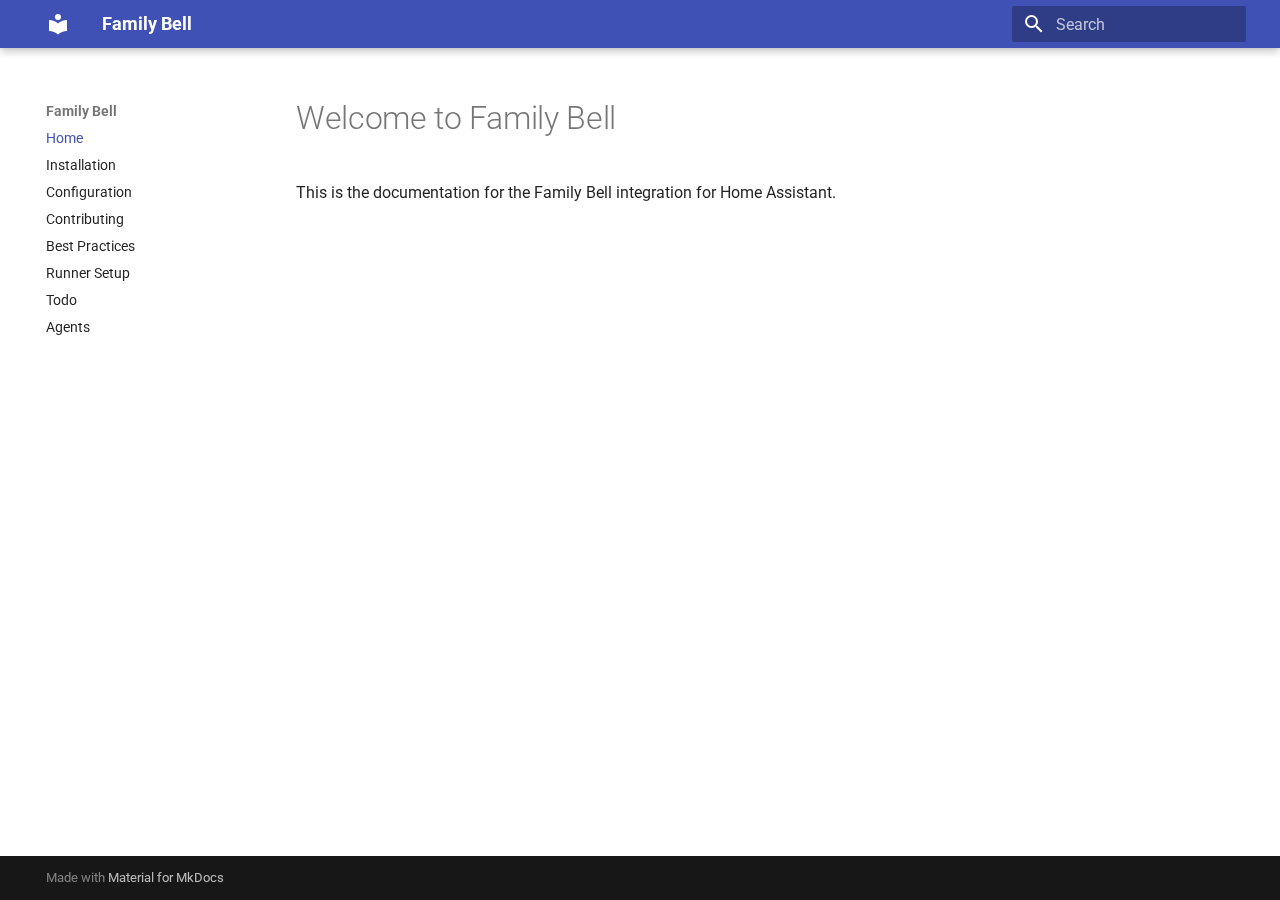
<file: index.html>
<!doctype html>
<html lang="en" class="no-js">
  <head>
    
      <meta charset="utf-8">
      <meta name="viewport" content="width=device-width,initial-scale=1">
      
      
      
      
      
        <link rel="next" href="installation/">
      
      
        
      
      
      <link rel="icon" href="assets/images/favicon.png">
      <meta name="generator" content="mkdocs-1.6.1, mkdocs-material-9.7.0">
    
    
      
        <title>Family Bell</title>
      
    
    
      <link rel="stylesheet" href="assets/stylesheets/main.618322db.min.css">
      
      


    
    
      
    
    
      
        
        
        <link rel="preconnect" href="https://fonts.gstatic.com" crossorigin>
        <link rel="stylesheet" href="https://fonts.googleapis.com/css?family=Roboto:300,300i,400,400i,700,700i%7CRoboto+Mono:400,400i,700,700i&display=fallback">
        <style>:root{--md-text-font:"Roboto";--md-code-font:"Roboto Mono"}</style>
      
    
    
    <script>__md_scope=new URL(".",location),__md_hash=e=>[...e].reduce(((e,_)=>(e<<5)-e+_.charCodeAt(0)),0),__md_get=(e,_=localStorage,t=__md_scope)=>JSON.parse(_.getItem(t.pathname+"."+e)),__md_set=(e,_,t=localStorage,a=__md_scope)=>{try{t.setItem(a.pathname+"."+e,JSON.stringify(_))}catch(e){}}</script>
    
      

    
    
  </head>
  
  
    <body dir="ltr">
  
    
    <input class="md-toggle" data-md-toggle="drawer" type="checkbox" id="__drawer" autocomplete="off">
    <input class="md-toggle" data-md-toggle="search" type="checkbox" id="__search" autocomplete="off">
    <label class="md-overlay" for="__drawer"></label>
    <div data-md-component="skip">
      
        
        <a href="#welcome-to-family-bell" class="md-skip">
          Skip to content
        </a>
      
    </div>
    <div data-md-component="announce">
      
    </div>
    
    
      

  

<header class="md-header md-header--shadow" data-md-component="header">
  <nav class="md-header__inner md-grid" aria-label="Header">
    <a href="." title="Family Bell" class="md-header__button md-logo" aria-label="Family Bell" data-md-component="logo">
      
  
  <svg xmlns="http://www.w3.org/2000/svg" viewBox="0 0 24 24"><path d="M12 8a3 3 0 0 0 3-3 3 3 0 0 0-3-3 3 3 0 0 0-3 3 3 3 0 0 0 3 3m0 3.54C9.64 9.35 6.5 8 3 8v11c3.5 0 6.64 1.35 9 3.54 2.36-2.19 5.5-3.54 9-3.54V8c-3.5 0-6.64 1.35-9 3.54"/></svg>

    </a>
    <label class="md-header__button md-icon" for="__drawer">
      
      <svg xmlns="http://www.w3.org/2000/svg" viewBox="0 0 24 24"><path d="M3 6h18v2H3zm0 5h18v2H3zm0 5h18v2H3z"/></svg>
    </label>
    <div class="md-header__title" data-md-component="header-title">
      <div class="md-header__ellipsis">
        <div class="md-header__topic">
          <span class="md-ellipsis">
            Family Bell
          </span>
        </div>
        <div class="md-header__topic" data-md-component="header-topic">
          <span class="md-ellipsis">
            
              Home
            
          </span>
        </div>
      </div>
    </div>
    
    
      <script>var palette=__md_get("__palette");if(palette&&palette.color){if("(prefers-color-scheme)"===palette.color.media){var media=matchMedia("(prefers-color-scheme: light)"),input=document.querySelector(media.matches?"[data-md-color-media='(prefers-color-scheme: light)']":"[data-md-color-media='(prefers-color-scheme: dark)']");palette.color.media=input.getAttribute("data-md-color-media"),palette.color.scheme=input.getAttribute("data-md-color-scheme"),palette.color.primary=input.getAttribute("data-md-color-primary"),palette.color.accent=input.getAttribute("data-md-color-accent")}for(var[key,value]of Object.entries(palette.color))document.body.setAttribute("data-md-color-"+key,value)}</script>
    
    
    
      
      
        <label class="md-header__button md-icon" for="__search">
          
          <svg xmlns="http://www.w3.org/2000/svg" viewBox="0 0 24 24"><path d="M9.5 3A6.5 6.5 0 0 1 16 9.5c0 1.61-.59 3.09-1.56 4.23l.27.27h.79l5 5-1.5 1.5-5-5v-.79l-.27-.27A6.52 6.52 0 0 1 9.5 16 6.5 6.5 0 0 1 3 9.5 6.5 6.5 0 0 1 9.5 3m0 2C7 5 5 7 5 9.5S7 14 9.5 14 14 12 14 9.5 12 5 9.5 5"/></svg>
        </label>
        <div class="md-search" data-md-component="search" role="dialog">
  <label class="md-search__overlay" for="__search"></label>
  <div class="md-search__inner" role="search">
    <form class="md-search__form" name="search">
      <input type="text" class="md-search__input" name="query" aria-label="Search" placeholder="Search" autocapitalize="off" autocorrect="off" autocomplete="off" spellcheck="false" data-md-component="search-query" required>
      <label class="md-search__icon md-icon" for="__search">
        
        <svg xmlns="http://www.w3.org/2000/svg" viewBox="0 0 24 24"><path d="M9.5 3A6.5 6.5 0 0 1 16 9.5c0 1.61-.59 3.09-1.56 4.23l.27.27h.79l5 5-1.5 1.5-5-5v-.79l-.27-.27A6.52 6.52 0 0 1 9.5 16 6.5 6.5 0 0 1 3 9.5 6.5 6.5 0 0 1 9.5 3m0 2C7 5 5 7 5 9.5S7 14 9.5 14 14 12 14 9.5 12 5 9.5 5"/></svg>
        
        <svg xmlns="http://www.w3.org/2000/svg" viewBox="0 0 24 24"><path d="M20 11v2H8l5.5 5.5-1.42 1.42L4.16 12l7.92-7.92L13.5 5.5 8 11z"/></svg>
      </label>
      <nav class="md-search__options" aria-label="Search">
        
        <button type="reset" class="md-search__icon md-icon" title="Clear" aria-label="Clear" tabindex="-1">
          
          <svg xmlns="http://www.w3.org/2000/svg" viewBox="0 0 24 24"><path d="M19 6.41 17.59 5 12 10.59 6.41 5 5 6.41 10.59 12 5 17.59 6.41 19 12 13.41 17.59 19 19 17.59 13.41 12z"/></svg>
        </button>
      </nav>
      
    </form>
    <div class="md-search__output">
      <div class="md-search__scrollwrap" tabindex="0" data-md-scrollfix>
        <div class="md-search-result" data-md-component="search-result">
          <div class="md-search-result__meta">
            Initializing search
          </div>
          <ol class="md-search-result__list" role="presentation"></ol>
        </div>
      </div>
    </div>
  </div>
</div>
      
    
    
  </nav>
  
</header>
    
    <div class="md-container" data-md-component="container">
      
      
        
          
        
      
      <main class="md-main" data-md-component="main">
        <div class="md-main__inner md-grid">
          
            
              
              <div class="md-sidebar md-sidebar--primary" data-md-component="sidebar" data-md-type="navigation" >
                <div class="md-sidebar__scrollwrap">
                  <div class="md-sidebar__inner">
                    



<nav class="md-nav md-nav--primary" aria-label="Navigation" data-md-level="0">
  <label class="md-nav__title" for="__drawer">
    <a href="." title="Family Bell" class="md-nav__button md-logo" aria-label="Family Bell" data-md-component="logo">
      
  
  <svg xmlns="http://www.w3.org/2000/svg" viewBox="0 0 24 24"><path d="M12 8a3 3 0 0 0 3-3 3 3 0 0 0-3-3 3 3 0 0 0-3 3 3 3 0 0 0 3 3m0 3.54C9.64 9.35 6.5 8 3 8v11c3.5 0 6.64 1.35 9 3.54 2.36-2.19 5.5-3.54 9-3.54V8c-3.5 0-6.64 1.35-9 3.54"/></svg>

    </a>
    Family Bell
  </label>
  
  <ul class="md-nav__list" data-md-scrollfix>
    
      
      
  
  
    
  
  
  
    <li class="md-nav__item md-nav__item--active">
      
      <input class="md-nav__toggle md-toggle" type="checkbox" id="__toc">
      
      
        
      
      
      <a href="." class="md-nav__link md-nav__link--active">
        
  
  
  <span class="md-ellipsis">
    
  
    Home
  

    
  </span>
  
  

      </a>
      
    </li>
  

    
      
      
  
  
  
  
    <li class="md-nav__item">
      <a href="installation/" class="md-nav__link">
        
  
  
  <span class="md-ellipsis">
    
  
    Installation
  

    
  </span>
  
  

      </a>
    </li>
  

    
      
      
  
  
  
  
    <li class="md-nav__item">
      <a href="configuration/" class="md-nav__link">
        
  
  
  <span class="md-ellipsis">
    
  
    Configuration
  

    
  </span>
  
  

      </a>
    </li>
  

    
      
      
  
  
  
  
    <li class="md-nav__item">
      <a href="CONTRIBUTING/" class="md-nav__link">
        
  
  
  <span class="md-ellipsis">
    
  
    Contributing
  

    
  </span>
  
  

      </a>
    </li>
  

    
      
      
  
  
  
  
    <li class="md-nav__item">
      <a href="pipeline_best_practices/" class="md-nav__link">
        
  
  
  <span class="md-ellipsis">
    
  
    Best Practices
  

    
  </span>
  
  

      </a>
    </li>
  

    
      
      
  
  
  
  
    <li class="md-nav__item">
      <a href="runner_setup/" class="md-nav__link">
        
  
  
  <span class="md-ellipsis">
    
  
    Runner Setup
  

    
  </span>
  
  

      </a>
    </li>
  

    
      
      
  
  
  
  
    <li class="md-nav__item">
      <a href="todo/" class="md-nav__link">
        
  
  
  <span class="md-ellipsis">
    
  
    Todo
  

    
  </span>
  
  

      </a>
    </li>
  

    
      
      
  
  
  
  
    <li class="md-nav__item">
      <a href="agents/" class="md-nav__link">
        
  
  
  <span class="md-ellipsis">
    
  
    Agents
  

    
  </span>
  
  

      </a>
    </li>
  

    
  </ul>
</nav>
                  </div>
                </div>
              </div>
            
            
              
              <div class="md-sidebar md-sidebar--secondary" data-md-component="sidebar" data-md-type="toc" >
                <div class="md-sidebar__scrollwrap">
                  <div class="md-sidebar__inner">
                    

<nav class="md-nav md-nav--secondary" aria-label="Table of contents">
  
  
  
    
  
  
</nav>
                  </div>
                </div>
              </div>
            
          
          
            <div class="md-content" data-md-component="content">
              
              <article class="md-content__inner md-typeset">
                
                  



<h1 id="welcome-to-family-bell">Welcome to Family Bell</h1>
<p>This is the documentation for the Family Bell integration for Home Assistant.</p>












                
              </article>
            </div>
          
          
<script>var target=document.getElementById(location.hash.slice(1));target&&target.name&&(target.checked=target.name.startsWith("__tabbed_"))</script>
        </div>
        
      </main>
      
        <footer class="md-footer">
  
  <div class="md-footer-meta md-typeset">
    <div class="md-footer-meta__inner md-grid">
      <div class="md-copyright">
  
  
    Made with
    <a href="https://squidfunk.github.io/mkdocs-material/" target="_blank" rel="noopener">
      Material for MkDocs
    </a>
  
</div>
      
    </div>
  </div>
</footer>
      
    </div>
    <div class="md-dialog" data-md-component="dialog">
      <div class="md-dialog__inner md-typeset"></div>
    </div>
    
    
    
      
      
      <script id="__config" type="application/json">{"annotate": null, "base": ".", "features": [], "search": "assets/javascripts/workers/search.7a47a382.min.js", "tags": null, "translations": {"clipboard.copied": "Copied to clipboard", "clipboard.copy": "Copy to clipboard", "search.result.more.one": "1 more on this page", "search.result.more.other": "# more on this page", "search.result.none": "No matching documents", "search.result.one": "1 matching document", "search.result.other": "# matching documents", "search.result.placeholder": "Type to start searching", "search.result.term.missing": "Missing", "select.version": "Select version"}, "version": null}</script>
    
    
      <script src="assets/javascripts/bundle.e71a0d61.min.js"></script>
      
    
  </body>
</html>
</file>
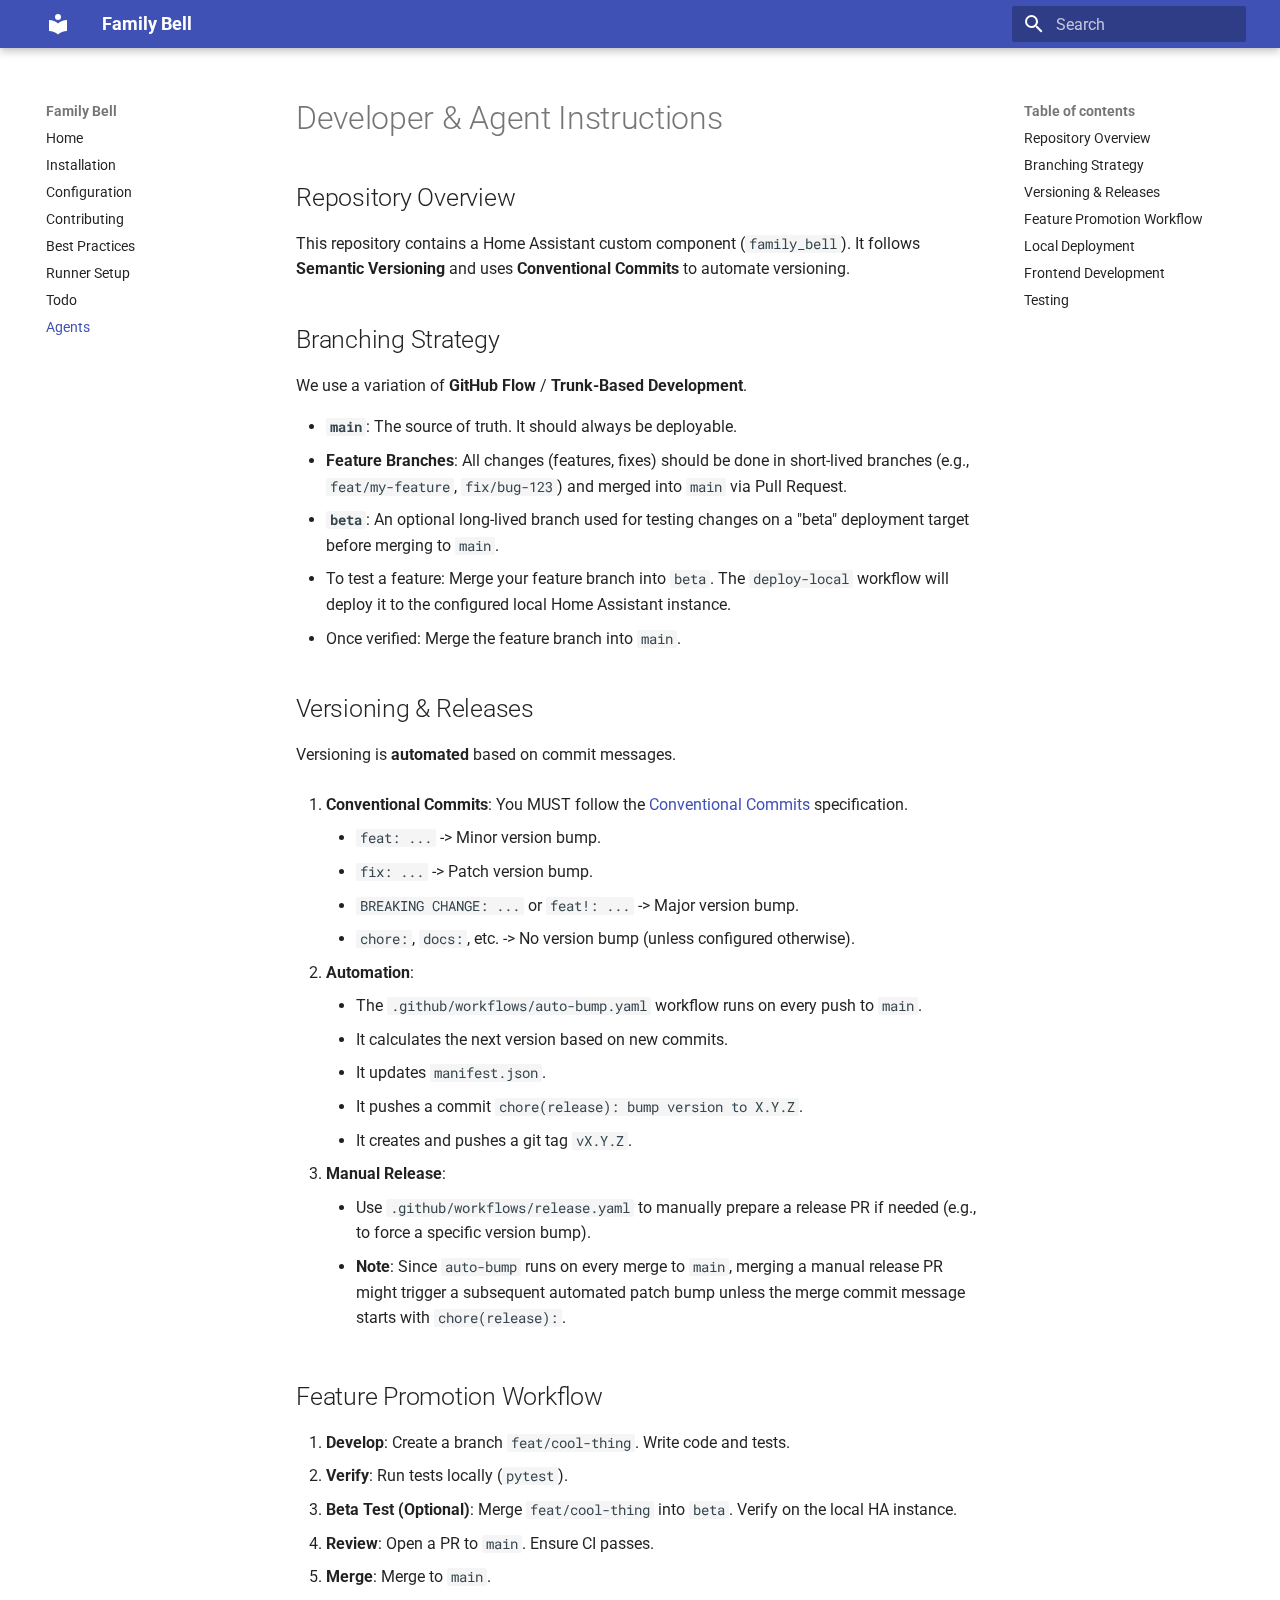
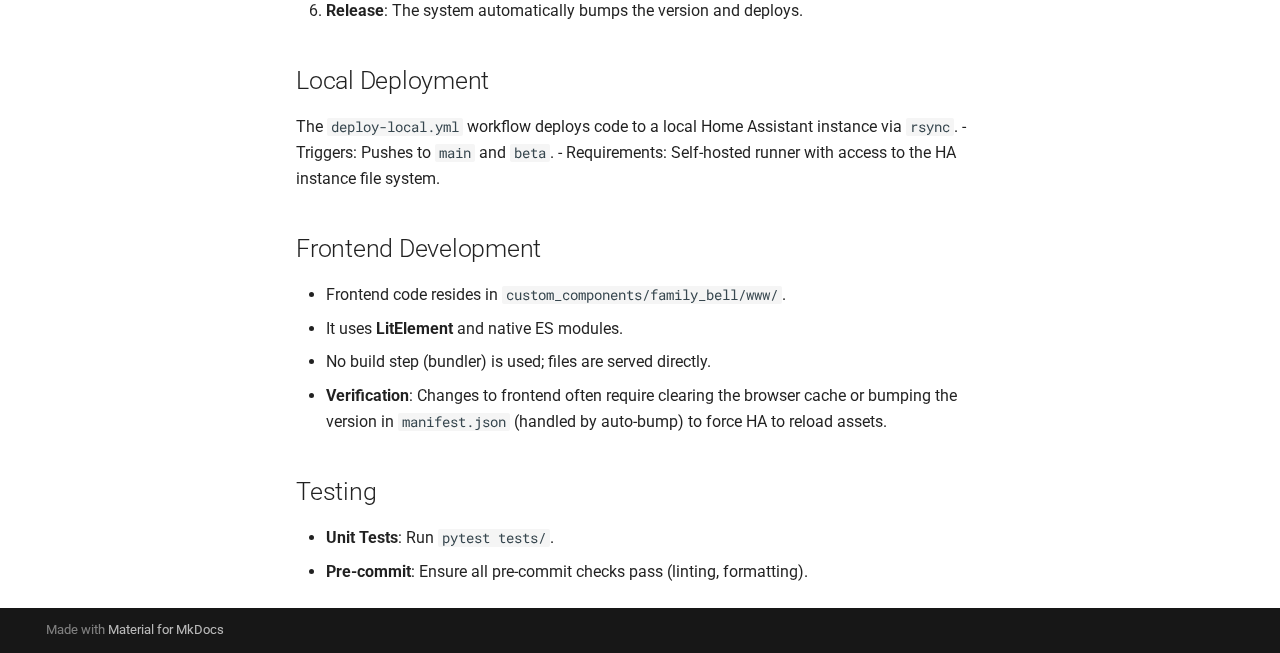
<file: agents/index.html>
<!doctype html>
<html lang="en" class="no-js">
  <head>
    
      <meta charset="utf-8">
      <meta name="viewport" content="width=device-width,initial-scale=1">
      
      
      
      
        <link rel="prev" href="../todo/">
      
      
      
        
      
      
      <link rel="icon" href="../assets/images/favicon.png">
      <meta name="generator" content="mkdocs-1.6.1, mkdocs-material-9.7.0">
    
    
      
        <title>Agents - Family Bell</title>
      
    
    
      <link rel="stylesheet" href="../assets/stylesheets/main.618322db.min.css">
      
      


    
    
      
    
    
      
        
        
        <link rel="preconnect" href="https://fonts.gstatic.com" crossorigin>
        <link rel="stylesheet" href="https://fonts.googleapis.com/css?family=Roboto:300,300i,400,400i,700,700i%7CRoboto+Mono:400,400i,700,700i&display=fallback">
        <style>:root{--md-text-font:"Roboto";--md-code-font:"Roboto Mono"}</style>
      
    
    
    <script>__md_scope=new URL("..",location),__md_hash=e=>[...e].reduce(((e,_)=>(e<<5)-e+_.charCodeAt(0)),0),__md_get=(e,_=localStorage,t=__md_scope)=>JSON.parse(_.getItem(t.pathname+"."+e)),__md_set=(e,_,t=localStorage,a=__md_scope)=>{try{t.setItem(a.pathname+"."+e,JSON.stringify(_))}catch(e){}}</script>
    
      

    
    
  </head>
  
  
    <body dir="ltr">
  
    
    <input class="md-toggle" data-md-toggle="drawer" type="checkbox" id="__drawer" autocomplete="off">
    <input class="md-toggle" data-md-toggle="search" type="checkbox" id="__search" autocomplete="off">
    <label class="md-overlay" for="__drawer"></label>
    <div data-md-component="skip">
      
        
        <a href="#developer-agent-instructions" class="md-skip">
          Skip to content
        </a>
      
    </div>
    <div data-md-component="announce">
      
    </div>
    
    
      

  

<header class="md-header md-header--shadow" data-md-component="header">
  <nav class="md-header__inner md-grid" aria-label="Header">
    <a href=".." title="Family Bell" class="md-header__button md-logo" aria-label="Family Bell" data-md-component="logo">
      
  
  <svg xmlns="http://www.w3.org/2000/svg" viewBox="0 0 24 24"><path d="M12 8a3 3 0 0 0 3-3 3 3 0 0 0-3-3 3 3 0 0 0-3 3 3 3 0 0 0 3 3m0 3.54C9.64 9.35 6.5 8 3 8v11c3.5 0 6.64 1.35 9 3.54 2.36-2.19 5.5-3.54 9-3.54V8c-3.5 0-6.64 1.35-9 3.54"/></svg>

    </a>
    <label class="md-header__button md-icon" for="__drawer">
      
      <svg xmlns="http://www.w3.org/2000/svg" viewBox="0 0 24 24"><path d="M3 6h18v2H3zm0 5h18v2H3zm0 5h18v2H3z"/></svg>
    </label>
    <div class="md-header__title" data-md-component="header-title">
      <div class="md-header__ellipsis">
        <div class="md-header__topic">
          <span class="md-ellipsis">
            Family Bell
          </span>
        </div>
        <div class="md-header__topic" data-md-component="header-topic">
          <span class="md-ellipsis">
            
              Agents
            
          </span>
        </div>
      </div>
    </div>
    
    
      <script>var palette=__md_get("__palette");if(palette&&palette.color){if("(prefers-color-scheme)"===palette.color.media){var media=matchMedia("(prefers-color-scheme: light)"),input=document.querySelector(media.matches?"[data-md-color-media='(prefers-color-scheme: light)']":"[data-md-color-media='(prefers-color-scheme: dark)']");palette.color.media=input.getAttribute("data-md-color-media"),palette.color.scheme=input.getAttribute("data-md-color-scheme"),palette.color.primary=input.getAttribute("data-md-color-primary"),palette.color.accent=input.getAttribute("data-md-color-accent")}for(var[key,value]of Object.entries(palette.color))document.body.setAttribute("data-md-color-"+key,value)}</script>
    
    
    
      
      
        <label class="md-header__button md-icon" for="__search">
          
          <svg xmlns="http://www.w3.org/2000/svg" viewBox="0 0 24 24"><path d="M9.5 3A6.5 6.5 0 0 1 16 9.5c0 1.61-.59 3.09-1.56 4.23l.27.27h.79l5 5-1.5 1.5-5-5v-.79l-.27-.27A6.52 6.52 0 0 1 9.5 16 6.5 6.5 0 0 1 3 9.5 6.5 6.5 0 0 1 9.5 3m0 2C7 5 5 7 5 9.5S7 14 9.5 14 14 12 14 9.5 12 5 9.5 5"/></svg>
        </label>
        <div class="md-search" data-md-component="search" role="dialog">
  <label class="md-search__overlay" for="__search"></label>
  <div class="md-search__inner" role="search">
    <form class="md-search__form" name="search">
      <input type="text" class="md-search__input" name="query" aria-label="Search" placeholder="Search" autocapitalize="off" autocorrect="off" autocomplete="off" spellcheck="false" data-md-component="search-query" required>
      <label class="md-search__icon md-icon" for="__search">
        
        <svg xmlns="http://www.w3.org/2000/svg" viewBox="0 0 24 24"><path d="M9.5 3A6.5 6.5 0 0 1 16 9.5c0 1.61-.59 3.09-1.56 4.23l.27.27h.79l5 5-1.5 1.5-5-5v-.79l-.27-.27A6.52 6.52 0 0 1 9.5 16 6.5 6.5 0 0 1 3 9.5 6.5 6.5 0 0 1 9.5 3m0 2C7 5 5 7 5 9.5S7 14 9.5 14 14 12 14 9.5 12 5 9.5 5"/></svg>
        
        <svg xmlns="http://www.w3.org/2000/svg" viewBox="0 0 24 24"><path d="M20 11v2H8l5.5 5.5-1.42 1.42L4.16 12l7.92-7.92L13.5 5.5 8 11z"/></svg>
      </label>
      <nav class="md-search__options" aria-label="Search">
        
        <button type="reset" class="md-search__icon md-icon" title="Clear" aria-label="Clear" tabindex="-1">
          
          <svg xmlns="http://www.w3.org/2000/svg" viewBox="0 0 24 24"><path d="M19 6.41 17.59 5 12 10.59 6.41 5 5 6.41 10.59 12 5 17.59 6.41 19 12 13.41 17.59 19 19 17.59 13.41 12z"/></svg>
        </button>
      </nav>
      
    </form>
    <div class="md-search__output">
      <div class="md-search__scrollwrap" tabindex="0" data-md-scrollfix>
        <div class="md-search-result" data-md-component="search-result">
          <div class="md-search-result__meta">
            Initializing search
          </div>
          <ol class="md-search-result__list" role="presentation"></ol>
        </div>
      </div>
    </div>
  </div>
</div>
      
    
    
  </nav>
  
</header>
    
    <div class="md-container" data-md-component="container">
      
      
        
          
        
      
      <main class="md-main" data-md-component="main">
        <div class="md-main__inner md-grid">
          
            
              
              <div class="md-sidebar md-sidebar--primary" data-md-component="sidebar" data-md-type="navigation" >
                <div class="md-sidebar__scrollwrap">
                  <div class="md-sidebar__inner">
                    



<nav class="md-nav md-nav--primary" aria-label="Navigation" data-md-level="0">
  <label class="md-nav__title" for="__drawer">
    <a href=".." title="Family Bell" class="md-nav__button md-logo" aria-label="Family Bell" data-md-component="logo">
      
  
  <svg xmlns="http://www.w3.org/2000/svg" viewBox="0 0 24 24"><path d="M12 8a3 3 0 0 0 3-3 3 3 0 0 0-3-3 3 3 0 0 0-3 3 3 3 0 0 0 3 3m0 3.54C9.64 9.35 6.5 8 3 8v11c3.5 0 6.64 1.35 9 3.54 2.36-2.19 5.5-3.54 9-3.54V8c-3.5 0-6.64 1.35-9 3.54"/></svg>

    </a>
    Family Bell
  </label>
  
  <ul class="md-nav__list" data-md-scrollfix>
    
      
      
  
  
  
  
    <li class="md-nav__item">
      <a href=".." class="md-nav__link">
        
  
  
  <span class="md-ellipsis">
    
  
    Home
  

    
  </span>
  
  

      </a>
    </li>
  

    
      
      
  
  
  
  
    <li class="md-nav__item">
      <a href="../installation/" class="md-nav__link">
        
  
  
  <span class="md-ellipsis">
    
  
    Installation
  

    
  </span>
  
  

      </a>
    </li>
  

    
      
      
  
  
  
  
    <li class="md-nav__item">
      <a href="../configuration/" class="md-nav__link">
        
  
  
  <span class="md-ellipsis">
    
  
    Configuration
  

    
  </span>
  
  

      </a>
    </li>
  

    
      
      
  
  
  
  
    <li class="md-nav__item">
      <a href="../CONTRIBUTING/" class="md-nav__link">
        
  
  
  <span class="md-ellipsis">
    
  
    Contributing
  

    
  </span>
  
  

      </a>
    </li>
  

    
      
      
  
  
  
  
    <li class="md-nav__item">
      <a href="../pipeline_best_practices/" class="md-nav__link">
        
  
  
  <span class="md-ellipsis">
    
  
    Best Practices
  

    
  </span>
  
  

      </a>
    </li>
  

    
      
      
  
  
  
  
    <li class="md-nav__item">
      <a href="../runner_setup/" class="md-nav__link">
        
  
  
  <span class="md-ellipsis">
    
  
    Runner Setup
  

    
  </span>
  
  

      </a>
    </li>
  

    
      
      
  
  
  
  
    <li class="md-nav__item">
      <a href="../todo/" class="md-nav__link">
        
  
  
  <span class="md-ellipsis">
    
  
    Todo
  

    
  </span>
  
  

      </a>
    </li>
  

    
      
      
  
  
    
  
  
  
    <li class="md-nav__item md-nav__item--active">
      
      <input class="md-nav__toggle md-toggle" type="checkbox" id="__toc">
      
      
        
      
      
        <label class="md-nav__link md-nav__link--active" for="__toc">
          
  
  
  <span class="md-ellipsis">
    
  
    Agents
  

    
  </span>
  
  

          <span class="md-nav__icon md-icon"></span>
        </label>
      
      <a href="./" class="md-nav__link md-nav__link--active">
        
  
  
  <span class="md-ellipsis">
    
  
    Agents
  

    
  </span>
  
  

      </a>
      
        

<nav class="md-nav md-nav--secondary" aria-label="Table of contents">
  
  
  
    
  
  
    <label class="md-nav__title" for="__toc">
      <span class="md-nav__icon md-icon"></span>
      Table of contents
    </label>
    <ul class="md-nav__list" data-md-component="toc" data-md-scrollfix>
      
        <li class="md-nav__item">
  <a href="#repository-overview" class="md-nav__link">
    <span class="md-ellipsis">
      
        Repository Overview
      
    </span>
  </a>
  
</li>
      
        <li class="md-nav__item">
  <a href="#branching-strategy" class="md-nav__link">
    <span class="md-ellipsis">
      
        Branching Strategy
      
    </span>
  </a>
  
</li>
      
        <li class="md-nav__item">
  <a href="#versioning-releases" class="md-nav__link">
    <span class="md-ellipsis">
      
        Versioning &amp; Releases
      
    </span>
  </a>
  
</li>
      
        <li class="md-nav__item">
  <a href="#feature-promotion-workflow" class="md-nav__link">
    <span class="md-ellipsis">
      
        Feature Promotion Workflow
      
    </span>
  </a>
  
</li>
      
        <li class="md-nav__item">
  <a href="#local-deployment" class="md-nav__link">
    <span class="md-ellipsis">
      
        Local Deployment
      
    </span>
  </a>
  
</li>
      
        <li class="md-nav__item">
  <a href="#frontend-development" class="md-nav__link">
    <span class="md-ellipsis">
      
        Frontend Development
      
    </span>
  </a>
  
</li>
      
        <li class="md-nav__item">
  <a href="#testing" class="md-nav__link">
    <span class="md-ellipsis">
      
        Testing
      
    </span>
  </a>
  
</li>
      
    </ul>
  
</nav>
      
    </li>
  

    
  </ul>
</nav>
                  </div>
                </div>
              </div>
            
            
              
              <div class="md-sidebar md-sidebar--secondary" data-md-component="sidebar" data-md-type="toc" >
                <div class="md-sidebar__scrollwrap">
                  <div class="md-sidebar__inner">
                    

<nav class="md-nav md-nav--secondary" aria-label="Table of contents">
  
  
  
    
  
  
    <label class="md-nav__title" for="__toc">
      <span class="md-nav__icon md-icon"></span>
      Table of contents
    </label>
    <ul class="md-nav__list" data-md-component="toc" data-md-scrollfix>
      
        <li class="md-nav__item">
  <a href="#repository-overview" class="md-nav__link">
    <span class="md-ellipsis">
      
        Repository Overview
      
    </span>
  </a>
  
</li>
      
        <li class="md-nav__item">
  <a href="#branching-strategy" class="md-nav__link">
    <span class="md-ellipsis">
      
        Branching Strategy
      
    </span>
  </a>
  
</li>
      
        <li class="md-nav__item">
  <a href="#versioning-releases" class="md-nav__link">
    <span class="md-ellipsis">
      
        Versioning &amp; Releases
      
    </span>
  </a>
  
</li>
      
        <li class="md-nav__item">
  <a href="#feature-promotion-workflow" class="md-nav__link">
    <span class="md-ellipsis">
      
        Feature Promotion Workflow
      
    </span>
  </a>
  
</li>
      
        <li class="md-nav__item">
  <a href="#local-deployment" class="md-nav__link">
    <span class="md-ellipsis">
      
        Local Deployment
      
    </span>
  </a>
  
</li>
      
        <li class="md-nav__item">
  <a href="#frontend-development" class="md-nav__link">
    <span class="md-ellipsis">
      
        Frontend Development
      
    </span>
  </a>
  
</li>
      
        <li class="md-nav__item">
  <a href="#testing" class="md-nav__link">
    <span class="md-ellipsis">
      
        Testing
      
    </span>
  </a>
  
</li>
      
    </ul>
  
</nav>
                  </div>
                </div>
              </div>
            
          
          
            <div class="md-content" data-md-component="content">
              
              <article class="md-content__inner md-typeset">
                
                  



<h1 id="developer-agent-instructions">Developer &amp; Agent Instructions</h1>
<h2 id="repository-overview">Repository Overview</h2>
<p>This repository contains a Home Assistant custom component (<code>family_bell</code>).
It follows <strong>Semantic Versioning</strong> and uses <strong>Conventional Commits</strong> to automate versioning.</p>
<h2 id="branching-strategy">Branching Strategy</h2>
<p>We use a variation of <strong>GitHub Flow</strong> / <strong>Trunk-Based Development</strong>.</p>
<ul>
<li><strong><code>main</code></strong>: The source of truth. It should always be deployable.</li>
<li><strong>Feature Branches</strong>: All changes (features, fixes) should be done in short-lived branches (e.g., <code>feat/my-feature</code>, <code>fix/bug-123</code>) and merged into <code>main</code> via Pull Request.</li>
<li><strong><code>beta</code></strong>: An optional long-lived branch used for testing changes on a "beta" deployment target before merging to <code>main</code>.</li>
<li>To test a feature: Merge your feature branch into <code>beta</code>. The <code>deploy-local</code> workflow will deploy it to the configured local Home Assistant instance.</li>
<li>Once verified: Merge the feature branch into <code>main</code>.</li>
</ul>
<h2 id="versioning-releases">Versioning &amp; Releases</h2>
<p>Versioning is <strong>automated</strong> based on commit messages.</p>
<ol>
<li>
<p><strong>Conventional Commits</strong>: You MUST follow the <a href="https://www.conventionalcommits.org/">Conventional Commits</a> specification.</p>
<ul>
<li><code>feat: ...</code> -&gt; Minor version bump.</li>
<li><code>fix: ...</code> -&gt; Patch version bump.</li>
<li><code>BREAKING CHANGE: ...</code> or <code>feat!: ...</code> -&gt; Major version bump.</li>
<li><code>chore:</code>, <code>docs:</code>, etc. -&gt; No version bump (unless configured otherwise).</li>
</ul>
</li>
<li>
<p><strong>Automation</strong>:</p>
<ul>
<li>The <code>.github/workflows/auto-bump.yaml</code> workflow runs on every push to <code>main</code>.</li>
<li>It calculates the next version based on new commits.</li>
<li>It updates <code>manifest.json</code>.</li>
<li>It pushes a commit <code>chore(release): bump version to X.Y.Z</code>.</li>
<li>It creates and pushes a git tag <code>vX.Y.Z</code>.</li>
</ul>
</li>
<li>
<p><strong>Manual Release</strong>:</p>
<ul>
<li>Use <code>.github/workflows/release.yaml</code> to manually prepare a release PR if needed (e.g., to force a specific version bump).</li>
<li><strong>Note</strong>: Since <code>auto-bump</code> runs on every merge to <code>main</code>, merging a manual release PR might trigger a subsequent automated patch bump unless the merge commit message starts with <code>chore(release):</code>.</li>
</ul>
</li>
</ol>
<h2 id="feature-promotion-workflow">Feature Promotion Workflow</h2>
<ol>
<li><strong>Develop</strong>: Create a branch <code>feat/cool-thing</code>. Write code and tests.</li>
<li><strong>Verify</strong>: Run tests locally (<code>pytest</code>).</li>
<li><strong>Beta Test (Optional)</strong>: Merge <code>feat/cool-thing</code> into <code>beta</code>. Verify on the local HA instance.</li>
<li><strong>Review</strong>: Open a PR to <code>main</code>. Ensure CI passes.</li>
<li><strong>Merge</strong>: Merge to <code>main</code>.</li>
<li><strong>Release</strong>: The system automatically bumps the version and deploys.</li>
</ol>
<h2 id="local-deployment">Local Deployment</h2>
<p>The <code>deploy-local.yml</code> workflow deploys code to a local Home Assistant instance via <code>rsync</code>.
- Triggers: Pushes to <code>main</code> and <code>beta</code>.
- Requirements: Self-hosted runner with access to the HA instance file system.</p>
<h2 id="frontend-development">Frontend Development</h2>
<ul>
<li>Frontend code resides in <code>custom_components/family_bell/www/</code>.</li>
<li>It uses <strong>LitElement</strong> and native ES modules.</li>
<li>No build step (bundler) is used; files are served directly.</li>
<li><strong>Verification</strong>: Changes to frontend often require clearing the browser cache or bumping the version in <code>manifest.json</code> (handled by auto-bump) to force HA to reload assets.</li>
</ul>
<h2 id="testing">Testing</h2>
<ul>
<li><strong>Unit Tests</strong>: Run <code>pytest tests/</code>.</li>
<li><strong>Pre-commit</strong>: Ensure all pre-commit checks pass (linting, formatting).</li>
</ul>












                
              </article>
            </div>
          
          
<script>var target=document.getElementById(location.hash.slice(1));target&&target.name&&(target.checked=target.name.startsWith("__tabbed_"))</script>
        </div>
        
      </main>
      
        <footer class="md-footer">
  
  <div class="md-footer-meta md-typeset">
    <div class="md-footer-meta__inner md-grid">
      <div class="md-copyright">
  
  
    Made with
    <a href="https://squidfunk.github.io/mkdocs-material/" target="_blank" rel="noopener">
      Material for MkDocs
    </a>
  
</div>
      
    </div>
  </div>
</footer>
      
    </div>
    <div class="md-dialog" data-md-component="dialog">
      <div class="md-dialog__inner md-typeset"></div>
    </div>
    
    
    
      
      
      <script id="__config" type="application/json">{"annotate": null, "base": "..", "features": [], "search": "../assets/javascripts/workers/search.7a47a382.min.js", "tags": null, "translations": {"clipboard.copied": "Copied to clipboard", "clipboard.copy": "Copy to clipboard", "search.result.more.one": "1 more on this page", "search.result.more.other": "# more on this page", "search.result.none": "No matching documents", "search.result.one": "1 matching document", "search.result.other": "# matching documents", "search.result.placeholder": "Type to start searching", "search.result.term.missing": "Missing", "select.version": "Select version"}, "version": null}</script>
    
    
      <script src="../assets/javascripts/bundle.e71a0d61.min.js"></script>
      
    
  </body>
</html>
</file>
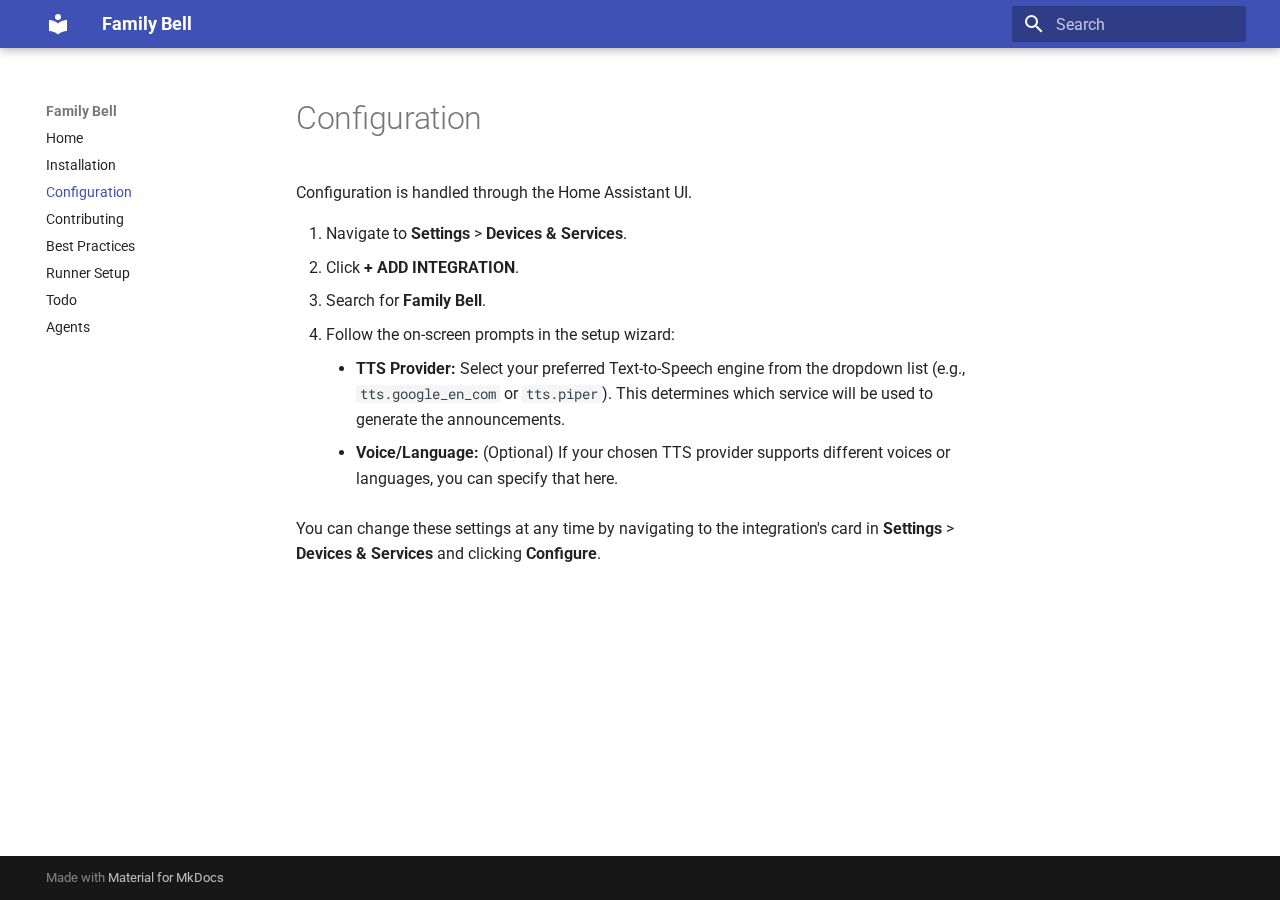
<file: configuration/index.html>
<!doctype html>
<html lang="en" class="no-js">
  <head>
    
      <meta charset="utf-8">
      <meta name="viewport" content="width=device-width,initial-scale=1">
      
      
      
      
        <link rel="prev" href="../installation/">
      
      
        <link rel="next" href="../CONTRIBUTING/">
      
      
        
      
      
      <link rel="icon" href="../assets/images/favicon.png">
      <meta name="generator" content="mkdocs-1.6.1, mkdocs-material-9.7.0">
    
    
      
        <title>Configuration - Family Bell</title>
      
    
    
      <link rel="stylesheet" href="../assets/stylesheets/main.618322db.min.css">
      
      


    
    
      
    
    
      
        
        
        <link rel="preconnect" href="https://fonts.gstatic.com" crossorigin>
        <link rel="stylesheet" href="https://fonts.googleapis.com/css?family=Roboto:300,300i,400,400i,700,700i%7CRoboto+Mono:400,400i,700,700i&display=fallback">
        <style>:root{--md-text-font:"Roboto";--md-code-font:"Roboto Mono"}</style>
      
    
    
    <script>__md_scope=new URL("..",location),__md_hash=e=>[...e].reduce(((e,_)=>(e<<5)-e+_.charCodeAt(0)),0),__md_get=(e,_=localStorage,t=__md_scope)=>JSON.parse(_.getItem(t.pathname+"."+e)),__md_set=(e,_,t=localStorage,a=__md_scope)=>{try{t.setItem(a.pathname+"."+e,JSON.stringify(_))}catch(e){}}</script>
    
      

    
    
  </head>
  
  
    <body dir="ltr">
  
    
    <input class="md-toggle" data-md-toggle="drawer" type="checkbox" id="__drawer" autocomplete="off">
    <input class="md-toggle" data-md-toggle="search" type="checkbox" id="__search" autocomplete="off">
    <label class="md-overlay" for="__drawer"></label>
    <div data-md-component="skip">
      
        
        <a href="#configuration" class="md-skip">
          Skip to content
        </a>
      
    </div>
    <div data-md-component="announce">
      
    </div>
    
    
      

  

<header class="md-header md-header--shadow" data-md-component="header">
  <nav class="md-header__inner md-grid" aria-label="Header">
    <a href=".." title="Family Bell" class="md-header__button md-logo" aria-label="Family Bell" data-md-component="logo">
      
  
  <svg xmlns="http://www.w3.org/2000/svg" viewBox="0 0 24 24"><path d="M12 8a3 3 0 0 0 3-3 3 3 0 0 0-3-3 3 3 0 0 0-3 3 3 3 0 0 0 3 3m0 3.54C9.64 9.35 6.5 8 3 8v11c3.5 0 6.64 1.35 9 3.54 2.36-2.19 5.5-3.54 9-3.54V8c-3.5 0-6.64 1.35-9 3.54"/></svg>

    </a>
    <label class="md-header__button md-icon" for="__drawer">
      
      <svg xmlns="http://www.w3.org/2000/svg" viewBox="0 0 24 24"><path d="M3 6h18v2H3zm0 5h18v2H3zm0 5h18v2H3z"/></svg>
    </label>
    <div class="md-header__title" data-md-component="header-title">
      <div class="md-header__ellipsis">
        <div class="md-header__topic">
          <span class="md-ellipsis">
            Family Bell
          </span>
        </div>
        <div class="md-header__topic" data-md-component="header-topic">
          <span class="md-ellipsis">
            
              Configuration
            
          </span>
        </div>
      </div>
    </div>
    
    
      <script>var palette=__md_get("__palette");if(palette&&palette.color){if("(prefers-color-scheme)"===palette.color.media){var media=matchMedia("(prefers-color-scheme: light)"),input=document.querySelector(media.matches?"[data-md-color-media='(prefers-color-scheme: light)']":"[data-md-color-media='(prefers-color-scheme: dark)']");palette.color.media=input.getAttribute("data-md-color-media"),palette.color.scheme=input.getAttribute("data-md-color-scheme"),palette.color.primary=input.getAttribute("data-md-color-primary"),palette.color.accent=input.getAttribute("data-md-color-accent")}for(var[key,value]of Object.entries(palette.color))document.body.setAttribute("data-md-color-"+key,value)}</script>
    
    
    
      
      
        <label class="md-header__button md-icon" for="__search">
          
          <svg xmlns="http://www.w3.org/2000/svg" viewBox="0 0 24 24"><path d="M9.5 3A6.5 6.5 0 0 1 16 9.5c0 1.61-.59 3.09-1.56 4.23l.27.27h.79l5 5-1.5 1.5-5-5v-.79l-.27-.27A6.52 6.52 0 0 1 9.5 16 6.5 6.5 0 0 1 3 9.5 6.5 6.5 0 0 1 9.5 3m0 2C7 5 5 7 5 9.5S7 14 9.5 14 14 12 14 9.5 12 5 9.5 5"/></svg>
        </label>
        <div class="md-search" data-md-component="search" role="dialog">
  <label class="md-search__overlay" for="__search"></label>
  <div class="md-search__inner" role="search">
    <form class="md-search__form" name="search">
      <input type="text" class="md-search__input" name="query" aria-label="Search" placeholder="Search" autocapitalize="off" autocorrect="off" autocomplete="off" spellcheck="false" data-md-component="search-query" required>
      <label class="md-search__icon md-icon" for="__search">
        
        <svg xmlns="http://www.w3.org/2000/svg" viewBox="0 0 24 24"><path d="M9.5 3A6.5 6.5 0 0 1 16 9.5c0 1.61-.59 3.09-1.56 4.23l.27.27h.79l5 5-1.5 1.5-5-5v-.79l-.27-.27A6.52 6.52 0 0 1 9.5 16 6.5 6.5 0 0 1 3 9.5 6.5 6.5 0 0 1 9.5 3m0 2C7 5 5 7 5 9.5S7 14 9.5 14 14 12 14 9.5 12 5 9.5 5"/></svg>
        
        <svg xmlns="http://www.w3.org/2000/svg" viewBox="0 0 24 24"><path d="M20 11v2H8l5.5 5.5-1.42 1.42L4.16 12l7.92-7.92L13.5 5.5 8 11z"/></svg>
      </label>
      <nav class="md-search__options" aria-label="Search">
        
        <button type="reset" class="md-search__icon md-icon" title="Clear" aria-label="Clear" tabindex="-1">
          
          <svg xmlns="http://www.w3.org/2000/svg" viewBox="0 0 24 24"><path d="M19 6.41 17.59 5 12 10.59 6.41 5 5 6.41 10.59 12 5 17.59 6.41 19 12 13.41 17.59 19 19 17.59 13.41 12z"/></svg>
        </button>
      </nav>
      
    </form>
    <div class="md-search__output">
      <div class="md-search__scrollwrap" tabindex="0" data-md-scrollfix>
        <div class="md-search-result" data-md-component="search-result">
          <div class="md-search-result__meta">
            Initializing search
          </div>
          <ol class="md-search-result__list" role="presentation"></ol>
        </div>
      </div>
    </div>
  </div>
</div>
      
    
    
  </nav>
  
</header>
    
    <div class="md-container" data-md-component="container">
      
      
        
          
        
      
      <main class="md-main" data-md-component="main">
        <div class="md-main__inner md-grid">
          
            
              
              <div class="md-sidebar md-sidebar--primary" data-md-component="sidebar" data-md-type="navigation" >
                <div class="md-sidebar__scrollwrap">
                  <div class="md-sidebar__inner">
                    



<nav class="md-nav md-nav--primary" aria-label="Navigation" data-md-level="0">
  <label class="md-nav__title" for="__drawer">
    <a href=".." title="Family Bell" class="md-nav__button md-logo" aria-label="Family Bell" data-md-component="logo">
      
  
  <svg xmlns="http://www.w3.org/2000/svg" viewBox="0 0 24 24"><path d="M12 8a3 3 0 0 0 3-3 3 3 0 0 0-3-3 3 3 0 0 0-3 3 3 3 0 0 0 3 3m0 3.54C9.64 9.35 6.5 8 3 8v11c3.5 0 6.64 1.35 9 3.54 2.36-2.19 5.5-3.54 9-3.54V8c-3.5 0-6.64 1.35-9 3.54"/></svg>

    </a>
    Family Bell
  </label>
  
  <ul class="md-nav__list" data-md-scrollfix>
    
      
      
  
  
  
  
    <li class="md-nav__item">
      <a href=".." class="md-nav__link">
        
  
  
  <span class="md-ellipsis">
    
  
    Home
  

    
  </span>
  
  

      </a>
    </li>
  

    
      
      
  
  
  
  
    <li class="md-nav__item">
      <a href="../installation/" class="md-nav__link">
        
  
  
  <span class="md-ellipsis">
    
  
    Installation
  

    
  </span>
  
  

      </a>
    </li>
  

    
      
      
  
  
    
  
  
  
    <li class="md-nav__item md-nav__item--active">
      
      <input class="md-nav__toggle md-toggle" type="checkbox" id="__toc">
      
      
        
      
      
      <a href="./" class="md-nav__link md-nav__link--active">
        
  
  
  <span class="md-ellipsis">
    
  
    Configuration
  

    
  </span>
  
  

      </a>
      
    </li>
  

    
      
      
  
  
  
  
    <li class="md-nav__item">
      <a href="../CONTRIBUTING/" class="md-nav__link">
        
  
  
  <span class="md-ellipsis">
    
  
    Contributing
  

    
  </span>
  
  

      </a>
    </li>
  

    
      
      
  
  
  
  
    <li class="md-nav__item">
      <a href="../pipeline_best_practices/" class="md-nav__link">
        
  
  
  <span class="md-ellipsis">
    
  
    Best Practices
  

    
  </span>
  
  

      </a>
    </li>
  

    
      
      
  
  
  
  
    <li class="md-nav__item">
      <a href="../runner_setup/" class="md-nav__link">
        
  
  
  <span class="md-ellipsis">
    
  
    Runner Setup
  

    
  </span>
  
  

      </a>
    </li>
  

    
      
      
  
  
  
  
    <li class="md-nav__item">
      <a href="../todo/" class="md-nav__link">
        
  
  
  <span class="md-ellipsis">
    
  
    Todo
  

    
  </span>
  
  

      </a>
    </li>
  

    
      
      
  
  
  
  
    <li class="md-nav__item">
      <a href="../agents/" class="md-nav__link">
        
  
  
  <span class="md-ellipsis">
    
  
    Agents
  

    
  </span>
  
  

      </a>
    </li>
  

    
  </ul>
</nav>
                  </div>
                </div>
              </div>
            
            
              
              <div class="md-sidebar md-sidebar--secondary" data-md-component="sidebar" data-md-type="toc" >
                <div class="md-sidebar__scrollwrap">
                  <div class="md-sidebar__inner">
                    

<nav class="md-nav md-nav--secondary" aria-label="Table of contents">
  
  
  
    
  
  
</nav>
                  </div>
                </div>
              </div>
            
          
          
            <div class="md-content" data-md-component="content">
              
              <article class="md-content__inner md-typeset">
                
                  



<h1 id="configuration">Configuration</h1>
<p>Configuration is handled through the Home Assistant UI.</p>
<ol>
<li>Navigate to <strong>Settings</strong> &gt; <strong>Devices &amp; Services</strong>.</li>
<li>Click <strong>+ ADD INTEGRATION</strong>.</li>
<li>Search for <strong>Family Bell</strong>.</li>
<li>Follow the on-screen prompts in the setup wizard:<ul>
<li><strong>TTS Provider:</strong> Select your preferred Text-to-Speech engine from the dropdown list (e.g., <code>tts.google_en_com</code> or <code>tts.piper</code>). This determines which service will be used to generate the announcements.</li>
<li><strong>Voice/Language:</strong> (Optional) If your chosen TTS provider supports different voices or languages, you can specify that here.</li>
</ul>
</li>
</ol>
<p>You can change these settings at any time by navigating to the integration's card in <strong>Settings</strong> &gt; <strong>Devices &amp; Services</strong> and clicking <strong>Configure</strong>.</p>












                
              </article>
            </div>
          
          
<script>var target=document.getElementById(location.hash.slice(1));target&&target.name&&(target.checked=target.name.startsWith("__tabbed_"))</script>
        </div>
        
      </main>
      
        <footer class="md-footer">
  
  <div class="md-footer-meta md-typeset">
    <div class="md-footer-meta__inner md-grid">
      <div class="md-copyright">
  
  
    Made with
    <a href="https://squidfunk.github.io/mkdocs-material/" target="_blank" rel="noopener">
      Material for MkDocs
    </a>
  
</div>
      
    </div>
  </div>
</footer>
      
    </div>
    <div class="md-dialog" data-md-component="dialog">
      <div class="md-dialog__inner md-typeset"></div>
    </div>
    
    
    
      
      
      <script id="__config" type="application/json">{"annotate": null, "base": "..", "features": [], "search": "../assets/javascripts/workers/search.7a47a382.min.js", "tags": null, "translations": {"clipboard.copied": "Copied to clipboard", "clipboard.copy": "Copy to clipboard", "search.result.more.one": "1 more on this page", "search.result.more.other": "# more on this page", "search.result.none": "No matching documents", "search.result.one": "1 matching document", "search.result.other": "# matching documents", "search.result.placeholder": "Type to start searching", "search.result.term.missing": "Missing", "select.version": "Select version"}, "version": null}</script>
    
    
      <script src="../assets/javascripts/bundle.e71a0d61.min.js"></script>
      
    
  </body>
</html>
</file>
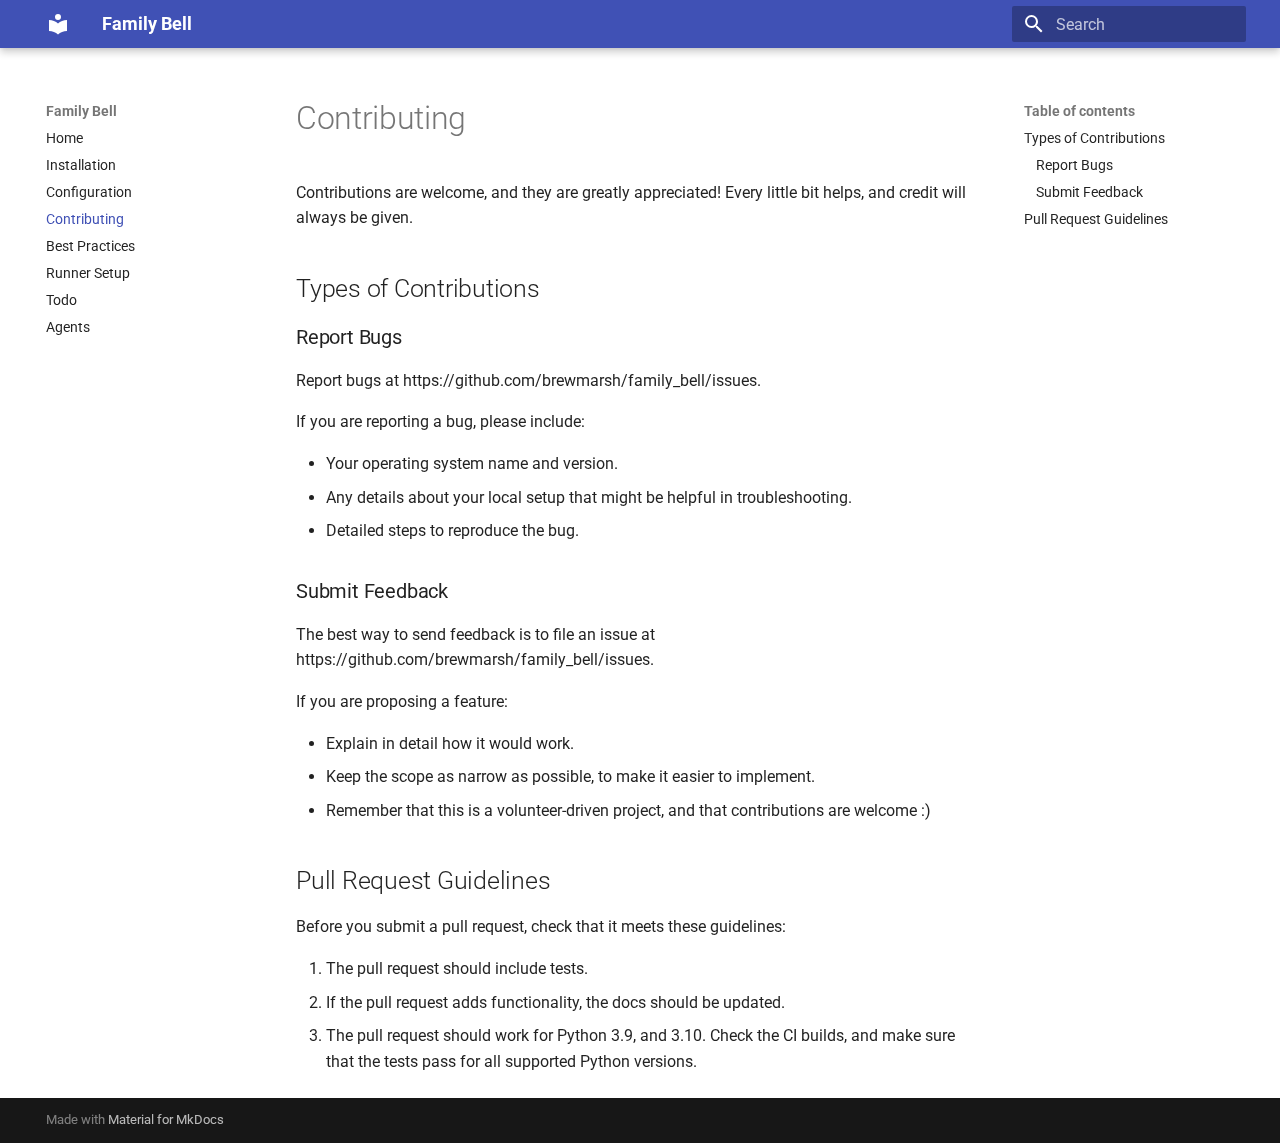
<file: CONTRIBUTING/index.html>
<!doctype html>
<html lang="en" class="no-js">
  <head>
    
      <meta charset="utf-8">
      <meta name="viewport" content="width=device-width,initial-scale=1">
      
      
      
      
        <link rel="prev" href="../configuration/">
      
      
        <link rel="next" href="../pipeline_best_practices/">
      
      
        
      
      
      <link rel="icon" href="../assets/images/favicon.png">
      <meta name="generator" content="mkdocs-1.6.1, mkdocs-material-9.7.0">
    
    
      
        <title>Contributing - Family Bell</title>
      
    
    
      <link rel="stylesheet" href="../assets/stylesheets/main.618322db.min.css">
      
      


    
    
      
    
    
      
        
        
        <link rel="preconnect" href="https://fonts.gstatic.com" crossorigin>
        <link rel="stylesheet" href="https://fonts.googleapis.com/css?family=Roboto:300,300i,400,400i,700,700i%7CRoboto+Mono:400,400i,700,700i&display=fallback">
        <style>:root{--md-text-font:"Roboto";--md-code-font:"Roboto Mono"}</style>
      
    
    
    <script>__md_scope=new URL("..",location),__md_hash=e=>[...e].reduce(((e,_)=>(e<<5)-e+_.charCodeAt(0)),0),__md_get=(e,_=localStorage,t=__md_scope)=>JSON.parse(_.getItem(t.pathname+"."+e)),__md_set=(e,_,t=localStorage,a=__md_scope)=>{try{t.setItem(a.pathname+"."+e,JSON.stringify(_))}catch(e){}}</script>
    
      

    
    
  </head>
  
  
    <body dir="ltr">
  
    
    <input class="md-toggle" data-md-toggle="drawer" type="checkbox" id="__drawer" autocomplete="off">
    <input class="md-toggle" data-md-toggle="search" type="checkbox" id="__search" autocomplete="off">
    <label class="md-overlay" for="__drawer"></label>
    <div data-md-component="skip">
      
        
        <a href="#contributing" class="md-skip">
          Skip to content
        </a>
      
    </div>
    <div data-md-component="announce">
      
    </div>
    
    
      

  

<header class="md-header md-header--shadow" data-md-component="header">
  <nav class="md-header__inner md-grid" aria-label="Header">
    <a href=".." title="Family Bell" class="md-header__button md-logo" aria-label="Family Bell" data-md-component="logo">
      
  
  <svg xmlns="http://www.w3.org/2000/svg" viewBox="0 0 24 24"><path d="M12 8a3 3 0 0 0 3-3 3 3 0 0 0-3-3 3 3 0 0 0-3 3 3 3 0 0 0 3 3m0 3.54C9.64 9.35 6.5 8 3 8v11c3.5 0 6.64 1.35 9 3.54 2.36-2.19 5.5-3.54 9-3.54V8c-3.5 0-6.64 1.35-9 3.54"/></svg>

    </a>
    <label class="md-header__button md-icon" for="__drawer">
      
      <svg xmlns="http://www.w3.org/2000/svg" viewBox="0 0 24 24"><path d="M3 6h18v2H3zm0 5h18v2H3zm0 5h18v2H3z"/></svg>
    </label>
    <div class="md-header__title" data-md-component="header-title">
      <div class="md-header__ellipsis">
        <div class="md-header__topic">
          <span class="md-ellipsis">
            Family Bell
          </span>
        </div>
        <div class="md-header__topic" data-md-component="header-topic">
          <span class="md-ellipsis">
            
              Contributing
            
          </span>
        </div>
      </div>
    </div>
    
    
      <script>var palette=__md_get("__palette");if(palette&&palette.color){if("(prefers-color-scheme)"===palette.color.media){var media=matchMedia("(prefers-color-scheme: light)"),input=document.querySelector(media.matches?"[data-md-color-media='(prefers-color-scheme: light)']":"[data-md-color-media='(prefers-color-scheme: dark)']");palette.color.media=input.getAttribute("data-md-color-media"),palette.color.scheme=input.getAttribute("data-md-color-scheme"),palette.color.primary=input.getAttribute("data-md-color-primary"),palette.color.accent=input.getAttribute("data-md-color-accent")}for(var[key,value]of Object.entries(palette.color))document.body.setAttribute("data-md-color-"+key,value)}</script>
    
    
    
      
      
        <label class="md-header__button md-icon" for="__search">
          
          <svg xmlns="http://www.w3.org/2000/svg" viewBox="0 0 24 24"><path d="M9.5 3A6.5 6.5 0 0 1 16 9.5c0 1.61-.59 3.09-1.56 4.23l.27.27h.79l5 5-1.5 1.5-5-5v-.79l-.27-.27A6.52 6.52 0 0 1 9.5 16 6.5 6.5 0 0 1 3 9.5 6.5 6.5 0 0 1 9.5 3m0 2C7 5 5 7 5 9.5S7 14 9.5 14 14 12 14 9.5 12 5 9.5 5"/></svg>
        </label>
        <div class="md-search" data-md-component="search" role="dialog">
  <label class="md-search__overlay" for="__search"></label>
  <div class="md-search__inner" role="search">
    <form class="md-search__form" name="search">
      <input type="text" class="md-search__input" name="query" aria-label="Search" placeholder="Search" autocapitalize="off" autocorrect="off" autocomplete="off" spellcheck="false" data-md-component="search-query" required>
      <label class="md-search__icon md-icon" for="__search">
        
        <svg xmlns="http://www.w3.org/2000/svg" viewBox="0 0 24 24"><path d="M9.5 3A6.5 6.5 0 0 1 16 9.5c0 1.61-.59 3.09-1.56 4.23l.27.27h.79l5 5-1.5 1.5-5-5v-.79l-.27-.27A6.52 6.52 0 0 1 9.5 16 6.5 6.5 0 0 1 3 9.5 6.5 6.5 0 0 1 9.5 3m0 2C7 5 5 7 5 9.5S7 14 9.5 14 14 12 14 9.5 12 5 9.5 5"/></svg>
        
        <svg xmlns="http://www.w3.org/2000/svg" viewBox="0 0 24 24"><path d="M20 11v2H8l5.5 5.5-1.42 1.42L4.16 12l7.92-7.92L13.5 5.5 8 11z"/></svg>
      </label>
      <nav class="md-search__options" aria-label="Search">
        
        <button type="reset" class="md-search__icon md-icon" title="Clear" aria-label="Clear" tabindex="-1">
          
          <svg xmlns="http://www.w3.org/2000/svg" viewBox="0 0 24 24"><path d="M19 6.41 17.59 5 12 10.59 6.41 5 5 6.41 10.59 12 5 17.59 6.41 19 12 13.41 17.59 19 19 17.59 13.41 12z"/></svg>
        </button>
      </nav>
      
    </form>
    <div class="md-search__output">
      <div class="md-search__scrollwrap" tabindex="0" data-md-scrollfix>
        <div class="md-search-result" data-md-component="search-result">
          <div class="md-search-result__meta">
            Initializing search
          </div>
          <ol class="md-search-result__list" role="presentation"></ol>
        </div>
      </div>
    </div>
  </div>
</div>
      
    
    
  </nav>
  
</header>
    
    <div class="md-container" data-md-component="container">
      
      
        
          
        
      
      <main class="md-main" data-md-component="main">
        <div class="md-main__inner md-grid">
          
            
              
              <div class="md-sidebar md-sidebar--primary" data-md-component="sidebar" data-md-type="navigation" >
                <div class="md-sidebar__scrollwrap">
                  <div class="md-sidebar__inner">
                    



<nav class="md-nav md-nav--primary" aria-label="Navigation" data-md-level="0">
  <label class="md-nav__title" for="__drawer">
    <a href=".." title="Family Bell" class="md-nav__button md-logo" aria-label="Family Bell" data-md-component="logo">
      
  
  <svg xmlns="http://www.w3.org/2000/svg" viewBox="0 0 24 24"><path d="M12 8a3 3 0 0 0 3-3 3 3 0 0 0-3-3 3 3 0 0 0-3 3 3 3 0 0 0 3 3m0 3.54C9.64 9.35 6.5 8 3 8v11c3.5 0 6.64 1.35 9 3.54 2.36-2.19 5.5-3.54 9-3.54V8c-3.5 0-6.64 1.35-9 3.54"/></svg>

    </a>
    Family Bell
  </label>
  
  <ul class="md-nav__list" data-md-scrollfix>
    
      
      
  
  
  
  
    <li class="md-nav__item">
      <a href=".." class="md-nav__link">
        
  
  
  <span class="md-ellipsis">
    
  
    Home
  

    
  </span>
  
  

      </a>
    </li>
  

    
      
      
  
  
  
  
    <li class="md-nav__item">
      <a href="../installation/" class="md-nav__link">
        
  
  
  <span class="md-ellipsis">
    
  
    Installation
  

    
  </span>
  
  

      </a>
    </li>
  

    
      
      
  
  
  
  
    <li class="md-nav__item">
      <a href="../configuration/" class="md-nav__link">
        
  
  
  <span class="md-ellipsis">
    
  
    Configuration
  

    
  </span>
  
  

      </a>
    </li>
  

    
      
      
  
  
    
  
  
  
    <li class="md-nav__item md-nav__item--active">
      
      <input class="md-nav__toggle md-toggle" type="checkbox" id="__toc">
      
      
        
      
      
        <label class="md-nav__link md-nav__link--active" for="__toc">
          
  
  
  <span class="md-ellipsis">
    
  
    Contributing
  

    
  </span>
  
  

          <span class="md-nav__icon md-icon"></span>
        </label>
      
      <a href="./" class="md-nav__link md-nav__link--active">
        
  
  
  <span class="md-ellipsis">
    
  
    Contributing
  

    
  </span>
  
  

      </a>
      
        

<nav class="md-nav md-nav--secondary" aria-label="Table of contents">
  
  
  
    
  
  
    <label class="md-nav__title" for="__toc">
      <span class="md-nav__icon md-icon"></span>
      Table of contents
    </label>
    <ul class="md-nav__list" data-md-component="toc" data-md-scrollfix>
      
        <li class="md-nav__item">
  <a href="#types-of-contributions" class="md-nav__link">
    <span class="md-ellipsis">
      
        Types of Contributions
      
    </span>
  </a>
  
    <nav class="md-nav" aria-label="Types of Contributions">
      <ul class="md-nav__list">
        
          <li class="md-nav__item">
  <a href="#report-bugs" class="md-nav__link">
    <span class="md-ellipsis">
      
        Report Bugs
      
    </span>
  </a>
  
</li>
        
          <li class="md-nav__item">
  <a href="#submit-feedback" class="md-nav__link">
    <span class="md-ellipsis">
      
        Submit Feedback
      
    </span>
  </a>
  
</li>
        
      </ul>
    </nav>
  
</li>
      
        <li class="md-nav__item">
  <a href="#pull-request-guidelines" class="md-nav__link">
    <span class="md-ellipsis">
      
        Pull Request Guidelines
      
    </span>
  </a>
  
</li>
      
    </ul>
  
</nav>
      
    </li>
  

    
      
      
  
  
  
  
    <li class="md-nav__item">
      <a href="../pipeline_best_practices/" class="md-nav__link">
        
  
  
  <span class="md-ellipsis">
    
  
    Best Practices
  

    
  </span>
  
  

      </a>
    </li>
  

    
      
      
  
  
  
  
    <li class="md-nav__item">
      <a href="../runner_setup/" class="md-nav__link">
        
  
  
  <span class="md-ellipsis">
    
  
    Runner Setup
  

    
  </span>
  
  

      </a>
    </li>
  

    
      
      
  
  
  
  
    <li class="md-nav__item">
      <a href="../todo/" class="md-nav__link">
        
  
  
  <span class="md-ellipsis">
    
  
    Todo
  

    
  </span>
  
  

      </a>
    </li>
  

    
      
      
  
  
  
  
    <li class="md-nav__item">
      <a href="../agents/" class="md-nav__link">
        
  
  
  <span class="md-ellipsis">
    
  
    Agents
  

    
  </span>
  
  

      </a>
    </li>
  

    
  </ul>
</nav>
                  </div>
                </div>
              </div>
            
            
              
              <div class="md-sidebar md-sidebar--secondary" data-md-component="sidebar" data-md-type="toc" >
                <div class="md-sidebar__scrollwrap">
                  <div class="md-sidebar__inner">
                    

<nav class="md-nav md-nav--secondary" aria-label="Table of contents">
  
  
  
    
  
  
    <label class="md-nav__title" for="__toc">
      <span class="md-nav__icon md-icon"></span>
      Table of contents
    </label>
    <ul class="md-nav__list" data-md-component="toc" data-md-scrollfix>
      
        <li class="md-nav__item">
  <a href="#types-of-contributions" class="md-nav__link">
    <span class="md-ellipsis">
      
        Types of Contributions
      
    </span>
  </a>
  
    <nav class="md-nav" aria-label="Types of Contributions">
      <ul class="md-nav__list">
        
          <li class="md-nav__item">
  <a href="#report-bugs" class="md-nav__link">
    <span class="md-ellipsis">
      
        Report Bugs
      
    </span>
  </a>
  
</li>
        
          <li class="md-nav__item">
  <a href="#submit-feedback" class="md-nav__link">
    <span class="md-ellipsis">
      
        Submit Feedback
      
    </span>
  </a>
  
</li>
        
      </ul>
    </nav>
  
</li>
      
        <li class="md-nav__item">
  <a href="#pull-request-guidelines" class="md-nav__link">
    <span class="md-ellipsis">
      
        Pull Request Guidelines
      
    </span>
  </a>
  
</li>
      
    </ul>
  
</nav>
                  </div>
                </div>
              </div>
            
          
          
            <div class="md-content" data-md-component="content">
              
              <article class="md-content__inner md-typeset">
                
                  



<h1 id="contributing">Contributing</h1>
<p>Contributions are welcome, and they are greatly appreciated! Every little bit helps, and credit will always be given.</p>
<h2 id="types-of-contributions">Types of Contributions</h2>
<h3 id="report-bugs">Report Bugs</h3>
<p>Report bugs at https://github.com/brewmarsh/family_bell/issues.</p>
<p>If you are reporting a bug, please include:</p>
<ul>
<li>Your operating system name and version.</li>
<li>Any details about your local setup that might be helpful in troubleshooting.</li>
<li>Detailed steps to reproduce the bug.</li>
</ul>
<h3 id="submit-feedback">Submit Feedback</h3>
<p>The best way to send feedback is to file an issue at https://github.com/brewmarsh/family_bell/issues.</p>
<p>If you are proposing a feature:</p>
<ul>
<li>Explain in detail how it would work.</li>
<li>Keep the scope as narrow as possible, to make it easier to implement.</li>
<li>Remember that this is a volunteer-driven project, and that contributions are welcome :)</li>
</ul>
<h2 id="pull-request-guidelines">Pull Request Guidelines</h2>
<p>Before you submit a pull request, check that it meets these guidelines:</p>
<ol>
<li>The pull request should include tests.</li>
<li>If the pull request adds functionality, the docs should be updated.</li>
<li>The pull request should work for Python 3.9, and 3.10. Check the CI builds, and make sure that the tests pass for all supported Python versions.</li>
</ol>












                
              </article>
            </div>
          
          
<script>var target=document.getElementById(location.hash.slice(1));target&&target.name&&(target.checked=target.name.startsWith("__tabbed_"))</script>
        </div>
        
      </main>
      
        <footer class="md-footer">
  
  <div class="md-footer-meta md-typeset">
    <div class="md-footer-meta__inner md-grid">
      <div class="md-copyright">
  
  
    Made with
    <a href="https://squidfunk.github.io/mkdocs-material/" target="_blank" rel="noopener">
      Material for MkDocs
    </a>
  
</div>
      
    </div>
  </div>
</footer>
      
    </div>
    <div class="md-dialog" data-md-component="dialog">
      <div class="md-dialog__inner md-typeset"></div>
    </div>
    
    
    
      
      
      <script id="__config" type="application/json">{"annotate": null, "base": "..", "features": [], "search": "../assets/javascripts/workers/search.7a47a382.min.js", "tags": null, "translations": {"clipboard.copied": "Copied to clipboard", "clipboard.copy": "Copy to clipboard", "search.result.more.one": "1 more on this page", "search.result.more.other": "# more on this page", "search.result.none": "No matching documents", "search.result.one": "1 matching document", "search.result.other": "# matching documents", "search.result.placeholder": "Type to start searching", "search.result.term.missing": "Missing", "select.version": "Select version"}, "version": null}</script>
    
    
      <script src="../assets/javascripts/bundle.e71a0d61.min.js"></script>
      
    
  </body>
</html>
</file>
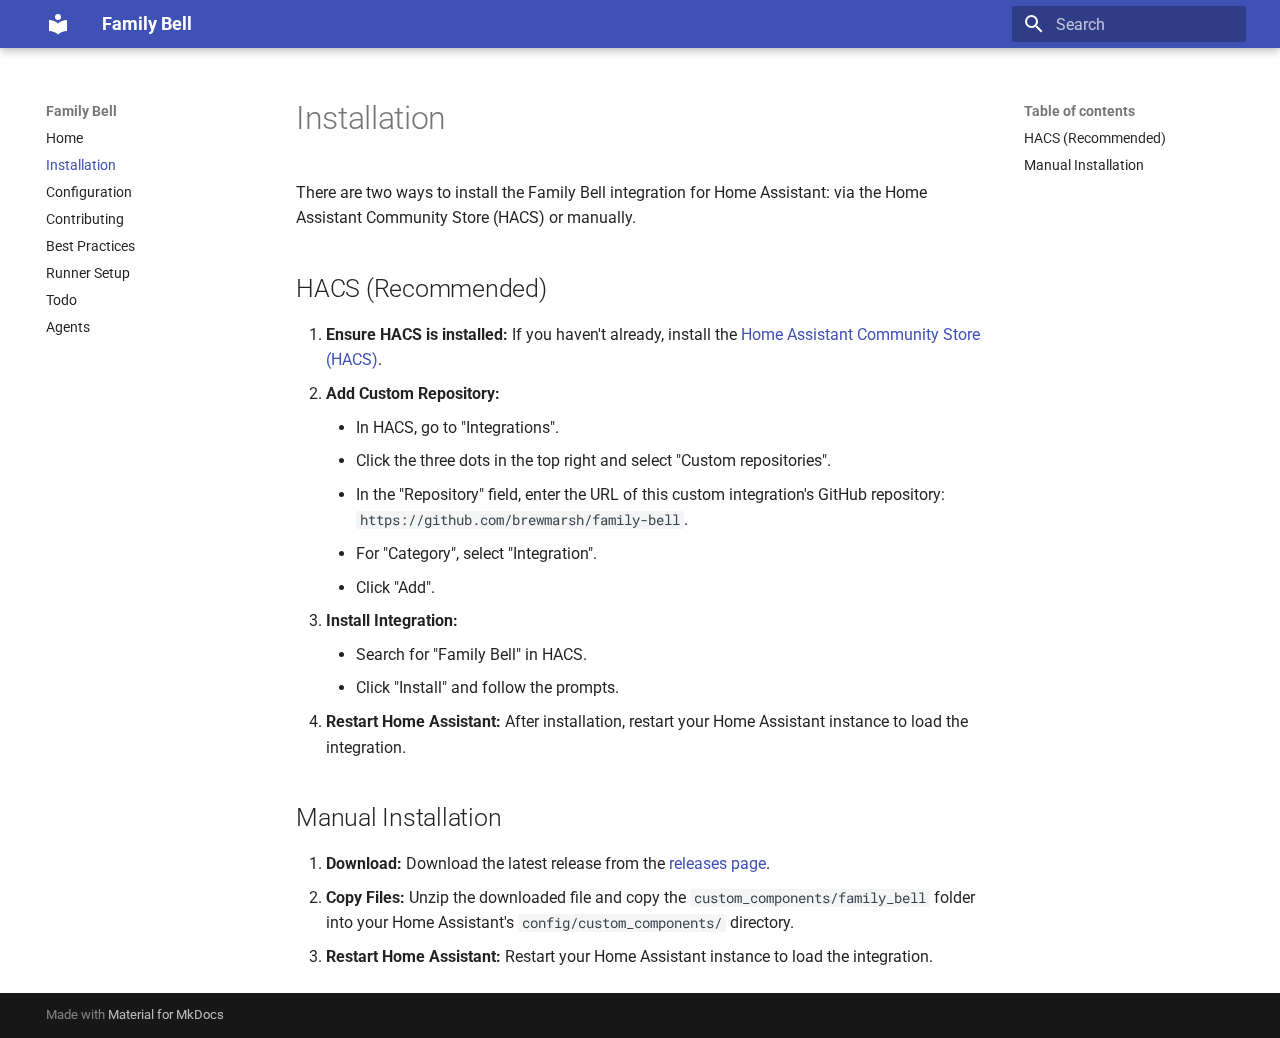
<file: installation/index.html>
<!doctype html>
<html lang="en" class="no-js">
  <head>
    
      <meta charset="utf-8">
      <meta name="viewport" content="width=device-width,initial-scale=1">
      
      
      
      
        <link rel="prev" href="..">
      
      
        <link rel="next" href="../configuration/">
      
      
        
      
      
      <link rel="icon" href="../assets/images/favicon.png">
      <meta name="generator" content="mkdocs-1.6.1, mkdocs-material-9.7.0">
    
    
      
        <title>Installation - Family Bell</title>
      
    
    
      <link rel="stylesheet" href="../assets/stylesheets/main.618322db.min.css">
      
      


    
    
      
    
    
      
        
        
        <link rel="preconnect" href="https://fonts.gstatic.com" crossorigin>
        <link rel="stylesheet" href="https://fonts.googleapis.com/css?family=Roboto:300,300i,400,400i,700,700i%7CRoboto+Mono:400,400i,700,700i&display=fallback">
        <style>:root{--md-text-font:"Roboto";--md-code-font:"Roboto Mono"}</style>
      
    
    
    <script>__md_scope=new URL("..",location),__md_hash=e=>[...e].reduce(((e,_)=>(e<<5)-e+_.charCodeAt(0)),0),__md_get=(e,_=localStorage,t=__md_scope)=>JSON.parse(_.getItem(t.pathname+"."+e)),__md_set=(e,_,t=localStorage,a=__md_scope)=>{try{t.setItem(a.pathname+"."+e,JSON.stringify(_))}catch(e){}}</script>
    
      

    
    
  </head>
  
  
    <body dir="ltr">
  
    
    <input class="md-toggle" data-md-toggle="drawer" type="checkbox" id="__drawer" autocomplete="off">
    <input class="md-toggle" data-md-toggle="search" type="checkbox" id="__search" autocomplete="off">
    <label class="md-overlay" for="__drawer"></label>
    <div data-md-component="skip">
      
        
        <a href="#installation" class="md-skip">
          Skip to content
        </a>
      
    </div>
    <div data-md-component="announce">
      
    </div>
    
    
      

  

<header class="md-header md-header--shadow" data-md-component="header">
  <nav class="md-header__inner md-grid" aria-label="Header">
    <a href=".." title="Family Bell" class="md-header__button md-logo" aria-label="Family Bell" data-md-component="logo">
      
  
  <svg xmlns="http://www.w3.org/2000/svg" viewBox="0 0 24 24"><path d="M12 8a3 3 0 0 0 3-3 3 3 0 0 0-3-3 3 3 0 0 0-3 3 3 3 0 0 0 3 3m0 3.54C9.64 9.35 6.5 8 3 8v11c3.5 0 6.64 1.35 9 3.54 2.36-2.19 5.5-3.54 9-3.54V8c-3.5 0-6.64 1.35-9 3.54"/></svg>

    </a>
    <label class="md-header__button md-icon" for="__drawer">
      
      <svg xmlns="http://www.w3.org/2000/svg" viewBox="0 0 24 24"><path d="M3 6h18v2H3zm0 5h18v2H3zm0 5h18v2H3z"/></svg>
    </label>
    <div class="md-header__title" data-md-component="header-title">
      <div class="md-header__ellipsis">
        <div class="md-header__topic">
          <span class="md-ellipsis">
            Family Bell
          </span>
        </div>
        <div class="md-header__topic" data-md-component="header-topic">
          <span class="md-ellipsis">
            
              Installation
            
          </span>
        </div>
      </div>
    </div>
    
    
      <script>var palette=__md_get("__palette");if(palette&&palette.color){if("(prefers-color-scheme)"===palette.color.media){var media=matchMedia("(prefers-color-scheme: light)"),input=document.querySelector(media.matches?"[data-md-color-media='(prefers-color-scheme: light)']":"[data-md-color-media='(prefers-color-scheme: dark)']");palette.color.media=input.getAttribute("data-md-color-media"),palette.color.scheme=input.getAttribute("data-md-color-scheme"),palette.color.primary=input.getAttribute("data-md-color-primary"),palette.color.accent=input.getAttribute("data-md-color-accent")}for(var[key,value]of Object.entries(palette.color))document.body.setAttribute("data-md-color-"+key,value)}</script>
    
    
    
      
      
        <label class="md-header__button md-icon" for="__search">
          
          <svg xmlns="http://www.w3.org/2000/svg" viewBox="0 0 24 24"><path d="M9.5 3A6.5 6.5 0 0 1 16 9.5c0 1.61-.59 3.09-1.56 4.23l.27.27h.79l5 5-1.5 1.5-5-5v-.79l-.27-.27A6.52 6.52 0 0 1 9.5 16 6.5 6.5 0 0 1 3 9.5 6.5 6.5 0 0 1 9.5 3m0 2C7 5 5 7 5 9.5S7 14 9.5 14 14 12 14 9.5 12 5 9.5 5"/></svg>
        </label>
        <div class="md-search" data-md-component="search" role="dialog">
  <label class="md-search__overlay" for="__search"></label>
  <div class="md-search__inner" role="search">
    <form class="md-search__form" name="search">
      <input type="text" class="md-search__input" name="query" aria-label="Search" placeholder="Search" autocapitalize="off" autocorrect="off" autocomplete="off" spellcheck="false" data-md-component="search-query" required>
      <label class="md-search__icon md-icon" for="__search">
        
        <svg xmlns="http://www.w3.org/2000/svg" viewBox="0 0 24 24"><path d="M9.5 3A6.5 6.5 0 0 1 16 9.5c0 1.61-.59 3.09-1.56 4.23l.27.27h.79l5 5-1.5 1.5-5-5v-.79l-.27-.27A6.52 6.52 0 0 1 9.5 16 6.5 6.5 0 0 1 3 9.5 6.5 6.5 0 0 1 9.5 3m0 2C7 5 5 7 5 9.5S7 14 9.5 14 14 12 14 9.5 12 5 9.5 5"/></svg>
        
        <svg xmlns="http://www.w3.org/2000/svg" viewBox="0 0 24 24"><path d="M20 11v2H8l5.5 5.5-1.42 1.42L4.16 12l7.92-7.92L13.5 5.5 8 11z"/></svg>
      </label>
      <nav class="md-search__options" aria-label="Search">
        
        <button type="reset" class="md-search__icon md-icon" title="Clear" aria-label="Clear" tabindex="-1">
          
          <svg xmlns="http://www.w3.org/2000/svg" viewBox="0 0 24 24"><path d="M19 6.41 17.59 5 12 10.59 6.41 5 5 6.41 10.59 12 5 17.59 6.41 19 12 13.41 17.59 19 19 17.59 13.41 12z"/></svg>
        </button>
      </nav>
      
    </form>
    <div class="md-search__output">
      <div class="md-search__scrollwrap" tabindex="0" data-md-scrollfix>
        <div class="md-search-result" data-md-component="search-result">
          <div class="md-search-result__meta">
            Initializing search
          </div>
          <ol class="md-search-result__list" role="presentation"></ol>
        </div>
      </div>
    </div>
  </div>
</div>
      
    
    
  </nav>
  
</header>
    
    <div class="md-container" data-md-component="container">
      
      
        
          
        
      
      <main class="md-main" data-md-component="main">
        <div class="md-main__inner md-grid">
          
            
              
              <div class="md-sidebar md-sidebar--primary" data-md-component="sidebar" data-md-type="navigation" >
                <div class="md-sidebar__scrollwrap">
                  <div class="md-sidebar__inner">
                    



<nav class="md-nav md-nav--primary" aria-label="Navigation" data-md-level="0">
  <label class="md-nav__title" for="__drawer">
    <a href=".." title="Family Bell" class="md-nav__button md-logo" aria-label="Family Bell" data-md-component="logo">
      
  
  <svg xmlns="http://www.w3.org/2000/svg" viewBox="0 0 24 24"><path d="M12 8a3 3 0 0 0 3-3 3 3 0 0 0-3-3 3 3 0 0 0-3 3 3 3 0 0 0 3 3m0 3.54C9.64 9.35 6.5 8 3 8v11c3.5 0 6.64 1.35 9 3.54 2.36-2.19 5.5-3.54 9-3.54V8c-3.5 0-6.64 1.35-9 3.54"/></svg>

    </a>
    Family Bell
  </label>
  
  <ul class="md-nav__list" data-md-scrollfix>
    
      
      
  
  
  
  
    <li class="md-nav__item">
      <a href=".." class="md-nav__link">
        
  
  
  <span class="md-ellipsis">
    
  
    Home
  

    
  </span>
  
  

      </a>
    </li>
  

    
      
      
  
  
    
  
  
  
    <li class="md-nav__item md-nav__item--active">
      
      <input class="md-nav__toggle md-toggle" type="checkbox" id="__toc">
      
      
        
      
      
        <label class="md-nav__link md-nav__link--active" for="__toc">
          
  
  
  <span class="md-ellipsis">
    
  
    Installation
  

    
  </span>
  
  

          <span class="md-nav__icon md-icon"></span>
        </label>
      
      <a href="./" class="md-nav__link md-nav__link--active">
        
  
  
  <span class="md-ellipsis">
    
  
    Installation
  

    
  </span>
  
  

      </a>
      
        

<nav class="md-nav md-nav--secondary" aria-label="Table of contents">
  
  
  
    
  
  
    <label class="md-nav__title" for="__toc">
      <span class="md-nav__icon md-icon"></span>
      Table of contents
    </label>
    <ul class="md-nav__list" data-md-component="toc" data-md-scrollfix>
      
        <li class="md-nav__item">
  <a href="#hacs-recommended" class="md-nav__link">
    <span class="md-ellipsis">
      
        HACS (Recommended)
      
    </span>
  </a>
  
</li>
      
        <li class="md-nav__item">
  <a href="#manual-installation" class="md-nav__link">
    <span class="md-ellipsis">
      
        Manual Installation
      
    </span>
  </a>
  
</li>
      
    </ul>
  
</nav>
      
    </li>
  

    
      
      
  
  
  
  
    <li class="md-nav__item">
      <a href="../configuration/" class="md-nav__link">
        
  
  
  <span class="md-ellipsis">
    
  
    Configuration
  

    
  </span>
  
  

      </a>
    </li>
  

    
      
      
  
  
  
  
    <li class="md-nav__item">
      <a href="../CONTRIBUTING/" class="md-nav__link">
        
  
  
  <span class="md-ellipsis">
    
  
    Contributing
  

    
  </span>
  
  

      </a>
    </li>
  

    
      
      
  
  
  
  
    <li class="md-nav__item">
      <a href="../pipeline_best_practices/" class="md-nav__link">
        
  
  
  <span class="md-ellipsis">
    
  
    Best Practices
  

    
  </span>
  
  

      </a>
    </li>
  

    
      
      
  
  
  
  
    <li class="md-nav__item">
      <a href="../runner_setup/" class="md-nav__link">
        
  
  
  <span class="md-ellipsis">
    
  
    Runner Setup
  

    
  </span>
  
  

      </a>
    </li>
  

    
      
      
  
  
  
  
    <li class="md-nav__item">
      <a href="../todo/" class="md-nav__link">
        
  
  
  <span class="md-ellipsis">
    
  
    Todo
  

    
  </span>
  
  

      </a>
    </li>
  

    
      
      
  
  
  
  
    <li class="md-nav__item">
      <a href="../agents/" class="md-nav__link">
        
  
  
  <span class="md-ellipsis">
    
  
    Agents
  

    
  </span>
  
  

      </a>
    </li>
  

    
  </ul>
</nav>
                  </div>
                </div>
              </div>
            
            
              
              <div class="md-sidebar md-sidebar--secondary" data-md-component="sidebar" data-md-type="toc" >
                <div class="md-sidebar__scrollwrap">
                  <div class="md-sidebar__inner">
                    

<nav class="md-nav md-nav--secondary" aria-label="Table of contents">
  
  
  
    
  
  
    <label class="md-nav__title" for="__toc">
      <span class="md-nav__icon md-icon"></span>
      Table of contents
    </label>
    <ul class="md-nav__list" data-md-component="toc" data-md-scrollfix>
      
        <li class="md-nav__item">
  <a href="#hacs-recommended" class="md-nav__link">
    <span class="md-ellipsis">
      
        HACS (Recommended)
      
    </span>
  </a>
  
</li>
      
        <li class="md-nav__item">
  <a href="#manual-installation" class="md-nav__link">
    <span class="md-ellipsis">
      
        Manual Installation
      
    </span>
  </a>
  
</li>
      
    </ul>
  
</nav>
                  </div>
                </div>
              </div>
            
          
          
            <div class="md-content" data-md-component="content">
              
              <article class="md-content__inner md-typeset">
                
                  



<h1 id="installation">Installation</h1>
<p>There are two ways to install the Family Bell integration for Home Assistant: via the Home Assistant Community Store (HACS) or manually.</p>
<h2 id="hacs-recommended">HACS (Recommended)</h2>
<ol>
<li><strong>Ensure HACS is installed:</strong> If you haven't already, install the <a href="https://hacs.xyz/">Home Assistant Community Store (HACS)</a>.</li>
<li><strong>Add Custom Repository:</strong><ul>
<li>In HACS, go to "Integrations".</li>
<li>Click the three dots in the top right and select "Custom repositories".</li>
<li>In the "Repository" field, enter the URL of this custom integration's GitHub repository: <code>https://github.com/brewmarsh/family-bell</code>.</li>
<li>For "Category", select "Integration".</li>
<li>Click "Add".</li>
</ul>
</li>
<li><strong>Install Integration:</strong><ul>
<li>Search for "Family Bell" in HACS.</li>
<li>Click "Install" and follow the prompts.</li>
</ul>
</li>
<li><strong>Restart Home Assistant:</strong> After installation, restart your Home Assistant instance to load the integration.</li>
</ol>
<h2 id="manual-installation">Manual Installation</h2>
<ol>
<li><strong>Download:</strong> Download the latest release from the <a href="https://github.com/brewmarsh/family-bell/releases">releases page</a>.</li>
<li><strong>Copy Files:</strong> Unzip the downloaded file and copy the <code>custom_components/family_bell</code> folder into your Home Assistant's <code>config/custom_components/</code> directory.</li>
<li><strong>Restart Home Assistant:</strong> Restart your Home Assistant instance to load the integration.</li>
</ol>












                
              </article>
            </div>
          
          
<script>var target=document.getElementById(location.hash.slice(1));target&&target.name&&(target.checked=target.name.startsWith("__tabbed_"))</script>
        </div>
        
      </main>
      
        <footer class="md-footer">
  
  <div class="md-footer-meta md-typeset">
    <div class="md-footer-meta__inner md-grid">
      <div class="md-copyright">
  
  
    Made with
    <a href="https://squidfunk.github.io/mkdocs-material/" target="_blank" rel="noopener">
      Material for MkDocs
    </a>
  
</div>
      
    </div>
  </div>
</footer>
      
    </div>
    <div class="md-dialog" data-md-component="dialog">
      <div class="md-dialog__inner md-typeset"></div>
    </div>
    
    
    
      
      
      <script id="__config" type="application/json">{"annotate": null, "base": "..", "features": [], "search": "../assets/javascripts/workers/search.7a47a382.min.js", "tags": null, "translations": {"clipboard.copied": "Copied to clipboard", "clipboard.copy": "Copy to clipboard", "search.result.more.one": "1 more on this page", "search.result.more.other": "# more on this page", "search.result.none": "No matching documents", "search.result.one": "1 matching document", "search.result.other": "# matching documents", "search.result.placeholder": "Type to start searching", "search.result.term.missing": "Missing", "select.version": "Select version"}, "version": null}</script>
    
    
      <script src="../assets/javascripts/bundle.e71a0d61.min.js"></script>
      
    
  </body>
</html>
</file>
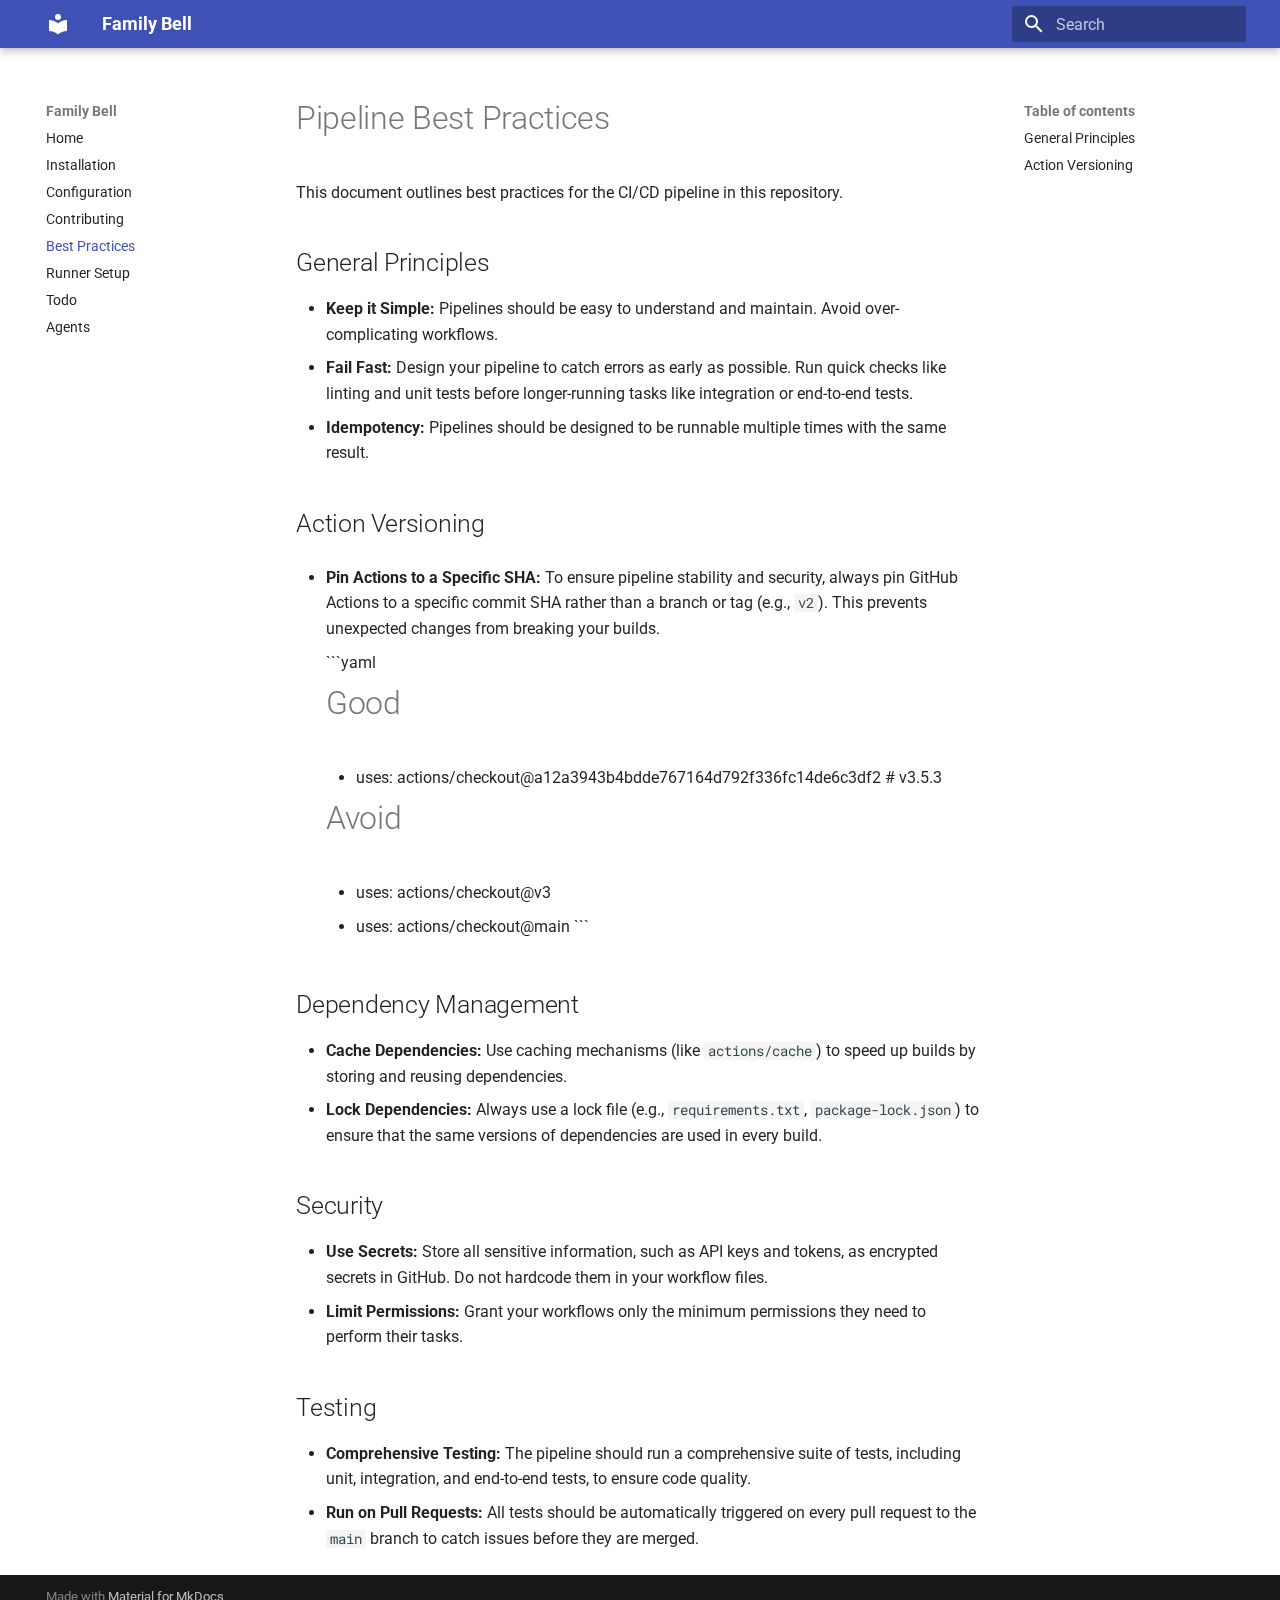
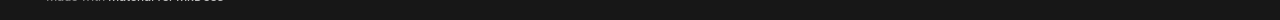
<file: pipeline_best_practices/index.html>
<!doctype html>
<html lang="en" class="no-js">
  <head>
    
      <meta charset="utf-8">
      <meta name="viewport" content="width=device-width,initial-scale=1">
      
      
      
      
        <link rel="prev" href="../CONTRIBUTING/">
      
      
        <link rel="next" href="../runner_setup/">
      
      
        
      
      
      <link rel="icon" href="../assets/images/favicon.png">
      <meta name="generator" content="mkdocs-1.6.1, mkdocs-material-9.7.0">
    
    
      
        <title>Best Practices - Family Bell</title>
      
    
    
      <link rel="stylesheet" href="../assets/stylesheets/main.618322db.min.css">
      
      


    
    
      
    
    
      
        
        
        <link rel="preconnect" href="https://fonts.gstatic.com" crossorigin>
        <link rel="stylesheet" href="https://fonts.googleapis.com/css?family=Roboto:300,300i,400,400i,700,700i%7CRoboto+Mono:400,400i,700,700i&display=fallback">
        <style>:root{--md-text-font:"Roboto";--md-code-font:"Roboto Mono"}</style>
      
    
    
    <script>__md_scope=new URL("..",location),__md_hash=e=>[...e].reduce(((e,_)=>(e<<5)-e+_.charCodeAt(0)),0),__md_get=(e,_=localStorage,t=__md_scope)=>JSON.parse(_.getItem(t.pathname+"."+e)),__md_set=(e,_,t=localStorage,a=__md_scope)=>{try{t.setItem(a.pathname+"."+e,JSON.stringify(_))}catch(e){}}</script>
    
      

    
    
  </head>
  
  
    <body dir="ltr">
  
    
    <input class="md-toggle" data-md-toggle="drawer" type="checkbox" id="__drawer" autocomplete="off">
    <input class="md-toggle" data-md-toggle="search" type="checkbox" id="__search" autocomplete="off">
    <label class="md-overlay" for="__drawer"></label>
    <div data-md-component="skip">
      
        
        <a href="#pipeline-best-practices" class="md-skip">
          Skip to content
        </a>
      
    </div>
    <div data-md-component="announce">
      
    </div>
    
    
      

  

<header class="md-header md-header--shadow" data-md-component="header">
  <nav class="md-header__inner md-grid" aria-label="Header">
    <a href=".." title="Family Bell" class="md-header__button md-logo" aria-label="Family Bell" data-md-component="logo">
      
  
  <svg xmlns="http://www.w3.org/2000/svg" viewBox="0 0 24 24"><path d="M12 8a3 3 0 0 0 3-3 3 3 0 0 0-3-3 3 3 0 0 0-3 3 3 3 0 0 0 3 3m0 3.54C9.64 9.35 6.5 8 3 8v11c3.5 0 6.64 1.35 9 3.54 2.36-2.19 5.5-3.54 9-3.54V8c-3.5 0-6.64 1.35-9 3.54"/></svg>

    </a>
    <label class="md-header__button md-icon" for="__drawer">
      
      <svg xmlns="http://www.w3.org/2000/svg" viewBox="0 0 24 24"><path d="M3 6h18v2H3zm0 5h18v2H3zm0 5h18v2H3z"/></svg>
    </label>
    <div class="md-header__title" data-md-component="header-title">
      <div class="md-header__ellipsis">
        <div class="md-header__topic">
          <span class="md-ellipsis">
            Family Bell
          </span>
        </div>
        <div class="md-header__topic" data-md-component="header-topic">
          <span class="md-ellipsis">
            
              Best Practices
            
          </span>
        </div>
      </div>
    </div>
    
    
      <script>var palette=__md_get("__palette");if(palette&&palette.color){if("(prefers-color-scheme)"===palette.color.media){var media=matchMedia("(prefers-color-scheme: light)"),input=document.querySelector(media.matches?"[data-md-color-media='(prefers-color-scheme: light)']":"[data-md-color-media='(prefers-color-scheme: dark)']");palette.color.media=input.getAttribute("data-md-color-media"),palette.color.scheme=input.getAttribute("data-md-color-scheme"),palette.color.primary=input.getAttribute("data-md-color-primary"),palette.color.accent=input.getAttribute("data-md-color-accent")}for(var[key,value]of Object.entries(palette.color))document.body.setAttribute("data-md-color-"+key,value)}</script>
    
    
    
      
      
        <label class="md-header__button md-icon" for="__search">
          
          <svg xmlns="http://www.w3.org/2000/svg" viewBox="0 0 24 24"><path d="M9.5 3A6.5 6.5 0 0 1 16 9.5c0 1.61-.59 3.09-1.56 4.23l.27.27h.79l5 5-1.5 1.5-5-5v-.79l-.27-.27A6.52 6.52 0 0 1 9.5 16 6.5 6.5 0 0 1 3 9.5 6.5 6.5 0 0 1 9.5 3m0 2C7 5 5 7 5 9.5S7 14 9.5 14 14 12 14 9.5 12 5 9.5 5"/></svg>
        </label>
        <div class="md-search" data-md-component="search" role="dialog">
  <label class="md-search__overlay" for="__search"></label>
  <div class="md-search__inner" role="search">
    <form class="md-search__form" name="search">
      <input type="text" class="md-search__input" name="query" aria-label="Search" placeholder="Search" autocapitalize="off" autocorrect="off" autocomplete="off" spellcheck="false" data-md-component="search-query" required>
      <label class="md-search__icon md-icon" for="__search">
        
        <svg xmlns="http://www.w3.org/2000/svg" viewBox="0 0 24 24"><path d="M9.5 3A6.5 6.5 0 0 1 16 9.5c0 1.61-.59 3.09-1.56 4.23l.27.27h.79l5 5-1.5 1.5-5-5v-.79l-.27-.27A6.52 6.52 0 0 1 9.5 16 6.5 6.5 0 0 1 3 9.5 6.5 6.5 0 0 1 9.5 3m0 2C7 5 5 7 5 9.5S7 14 9.5 14 14 12 14 9.5 12 5 9.5 5"/></svg>
        
        <svg xmlns="http://www.w3.org/2000/svg" viewBox="0 0 24 24"><path d="M20 11v2H8l5.5 5.5-1.42 1.42L4.16 12l7.92-7.92L13.5 5.5 8 11z"/></svg>
      </label>
      <nav class="md-search__options" aria-label="Search">
        
        <button type="reset" class="md-search__icon md-icon" title="Clear" aria-label="Clear" tabindex="-1">
          
          <svg xmlns="http://www.w3.org/2000/svg" viewBox="0 0 24 24"><path d="M19 6.41 17.59 5 12 10.59 6.41 5 5 6.41 10.59 12 5 17.59 6.41 19 12 13.41 17.59 19 19 17.59 13.41 12z"/></svg>
        </button>
      </nav>
      
    </form>
    <div class="md-search__output">
      <div class="md-search__scrollwrap" tabindex="0" data-md-scrollfix>
        <div class="md-search-result" data-md-component="search-result">
          <div class="md-search-result__meta">
            Initializing search
          </div>
          <ol class="md-search-result__list" role="presentation"></ol>
        </div>
      </div>
    </div>
  </div>
</div>
      
    
    
  </nav>
  
</header>
    
    <div class="md-container" data-md-component="container">
      
      
        
          
        
      
      <main class="md-main" data-md-component="main">
        <div class="md-main__inner md-grid">
          
            
              
              <div class="md-sidebar md-sidebar--primary" data-md-component="sidebar" data-md-type="navigation" >
                <div class="md-sidebar__scrollwrap">
                  <div class="md-sidebar__inner">
                    



<nav class="md-nav md-nav--primary" aria-label="Navigation" data-md-level="0">
  <label class="md-nav__title" for="__drawer">
    <a href=".." title="Family Bell" class="md-nav__button md-logo" aria-label="Family Bell" data-md-component="logo">
      
  
  <svg xmlns="http://www.w3.org/2000/svg" viewBox="0 0 24 24"><path d="M12 8a3 3 0 0 0 3-3 3 3 0 0 0-3-3 3 3 0 0 0-3 3 3 3 0 0 0 3 3m0 3.54C9.64 9.35 6.5 8 3 8v11c3.5 0 6.64 1.35 9 3.54 2.36-2.19 5.5-3.54 9-3.54V8c-3.5 0-6.64 1.35-9 3.54"/></svg>

    </a>
    Family Bell
  </label>
  
  <ul class="md-nav__list" data-md-scrollfix>
    
      
      
  
  
  
  
    <li class="md-nav__item">
      <a href=".." class="md-nav__link">
        
  
  
  <span class="md-ellipsis">
    
  
    Home
  

    
  </span>
  
  

      </a>
    </li>
  

    
      
      
  
  
  
  
    <li class="md-nav__item">
      <a href="../installation/" class="md-nav__link">
        
  
  
  <span class="md-ellipsis">
    
  
    Installation
  

    
  </span>
  
  

      </a>
    </li>
  

    
      
      
  
  
  
  
    <li class="md-nav__item">
      <a href="../configuration/" class="md-nav__link">
        
  
  
  <span class="md-ellipsis">
    
  
    Configuration
  

    
  </span>
  
  

      </a>
    </li>
  

    
      
      
  
  
  
  
    <li class="md-nav__item">
      <a href="../CONTRIBUTING/" class="md-nav__link">
        
  
  
  <span class="md-ellipsis">
    
  
    Contributing
  

    
  </span>
  
  

      </a>
    </li>
  

    
      
      
  
  
    
  
  
  
    <li class="md-nav__item md-nav__item--active">
      
      <input class="md-nav__toggle md-toggle" type="checkbox" id="__toc">
      
      
        
      
      
        <label class="md-nav__link md-nav__link--active" for="__toc">
          
  
  
  <span class="md-ellipsis">
    
  
    Best Practices
  

    
  </span>
  
  

          <span class="md-nav__icon md-icon"></span>
        </label>
      
      <a href="./" class="md-nav__link md-nav__link--active">
        
  
  
  <span class="md-ellipsis">
    
  
    Best Practices
  

    
  </span>
  
  

      </a>
      
        

<nav class="md-nav md-nav--secondary" aria-label="Table of contents">
  
  
  
    
  
  
    <label class="md-nav__title" for="__toc">
      <span class="md-nav__icon md-icon"></span>
      Table of contents
    </label>
    <ul class="md-nav__list" data-md-component="toc" data-md-scrollfix>
      
        <li class="md-nav__item">
  <a href="#general-principles" class="md-nav__link">
    <span class="md-ellipsis">
      
        General Principles
      
    </span>
  </a>
  
</li>
      
        <li class="md-nav__item">
  <a href="#action-versioning" class="md-nav__link">
    <span class="md-ellipsis">
      
        Action Versioning
      
    </span>
  </a>
  
</li>
      
    </ul>
  
</nav>
      
    </li>
  

    
      
      
  
  
  
  
    <li class="md-nav__item">
      <a href="../runner_setup/" class="md-nav__link">
        
  
  
  <span class="md-ellipsis">
    
  
    Runner Setup
  

    
  </span>
  
  

      </a>
    </li>
  

    
      
      
  
  
  
  
    <li class="md-nav__item">
      <a href="../todo/" class="md-nav__link">
        
  
  
  <span class="md-ellipsis">
    
  
    Todo
  

    
  </span>
  
  

      </a>
    </li>
  

    
      
      
  
  
  
  
    <li class="md-nav__item">
      <a href="../agents/" class="md-nav__link">
        
  
  
  <span class="md-ellipsis">
    
  
    Agents
  

    
  </span>
  
  

      </a>
    </li>
  

    
  </ul>
</nav>
                  </div>
                </div>
              </div>
            
            
              
              <div class="md-sidebar md-sidebar--secondary" data-md-component="sidebar" data-md-type="toc" >
                <div class="md-sidebar__scrollwrap">
                  <div class="md-sidebar__inner">
                    

<nav class="md-nav md-nav--secondary" aria-label="Table of contents">
  
  
  
    
  
  
    <label class="md-nav__title" for="__toc">
      <span class="md-nav__icon md-icon"></span>
      Table of contents
    </label>
    <ul class="md-nav__list" data-md-component="toc" data-md-scrollfix>
      
        <li class="md-nav__item">
  <a href="#general-principles" class="md-nav__link">
    <span class="md-ellipsis">
      
        General Principles
      
    </span>
  </a>
  
</li>
      
        <li class="md-nav__item">
  <a href="#action-versioning" class="md-nav__link">
    <span class="md-ellipsis">
      
        Action Versioning
      
    </span>
  </a>
  
</li>
      
    </ul>
  
</nav>
                  </div>
                </div>
              </div>
            
          
          
            <div class="md-content" data-md-component="content">
              
              <article class="md-content__inner md-typeset">
                
                  



<h1 id="pipeline-best-practices">Pipeline Best Practices</h1>
<p>This document outlines best practices for the CI/CD pipeline in this repository.</p>
<h2 id="general-principles">General Principles</h2>
<ul>
<li><strong>Keep it Simple:</strong> Pipelines should be easy to understand and maintain. Avoid over-complicating workflows.</li>
<li><strong>Fail Fast:</strong> Design your pipeline to catch errors as early as possible. Run quick checks like linting and unit tests before longer-running tasks like integration or end-to-end tests.</li>
<li><strong>Idempotency:</strong> Pipelines should be designed to be runnable multiple times with the same result.</li>
</ul>
<h2 id="action-versioning">Action Versioning</h2>
<ul>
<li>
<p><strong>Pin Actions to a Specific SHA:</strong> To ensure pipeline stability and security, always pin GitHub Actions to a specific commit SHA rather than a branch or tag (e.g., <code>v2</code>). This prevents unexpected changes from breaking your builds.</p>
<p>```yaml</p>
<h1 id="good">Good</h1>
<ul>
<li>uses: actions/checkout@a12a3943b4bdde767164d792f336fc14de6c3df2 # v3.5.3</li>
</ul>
<h1 id="avoid">Avoid</h1>
<ul>
<li>uses: actions/checkout@v3</li>
<li>uses: actions/checkout@main
```</li>
</ul>
</li>
</ul>
<h2 id="dependency-management">Dependency Management</h2>
<ul>
<li><strong>Cache Dependencies:</strong> Use caching mechanisms (like <code>actions/cache</code>) to speed up builds by storing and reusing dependencies.</li>
<li><strong>Lock Dependencies:</strong> Always use a lock file (e.g., <code>requirements.txt</code>, <code>package-lock.json</code>) to ensure that the same versions of dependencies are used in every build.</li>
</ul>
<h2 id="security">Security</h2>
<ul>
<li><strong>Use Secrets:</strong> Store all sensitive information, such as API keys and tokens, as encrypted secrets in GitHub. Do not hardcode them in your workflow files.</li>
<li><strong>Limit Permissions:</strong> Grant your workflows only the minimum permissions they need to perform their tasks.</li>
</ul>
<h2 id="testing">Testing</h2>
<ul>
<li><strong>Comprehensive Testing:</strong> The pipeline should run a comprehensive suite of tests, including unit, integration, and end-to-end tests, to ensure code quality.</li>
<li><strong>Run on Pull Requests:</strong> All tests should be automatically triggered on every pull request to the <code>main</code> branch to catch issues before they are merged.</li>
</ul>












                
              </article>
            </div>
          
          
<script>var target=document.getElementById(location.hash.slice(1));target&&target.name&&(target.checked=target.name.startsWith("__tabbed_"))</script>
        </div>
        
      </main>
      
        <footer class="md-footer">
  
  <div class="md-footer-meta md-typeset">
    <div class="md-footer-meta__inner md-grid">
      <div class="md-copyright">
  
  
    Made with
    <a href="https://squidfunk.github.io/mkdocs-material/" target="_blank" rel="noopener">
      Material for MkDocs
    </a>
  
</div>
      
    </div>
  </div>
</footer>
      
    </div>
    <div class="md-dialog" data-md-component="dialog">
      <div class="md-dialog__inner md-typeset"></div>
    </div>
    
    
    
      
      
      <script id="__config" type="application/json">{"annotate": null, "base": "..", "features": [], "search": "../assets/javascripts/workers/search.7a47a382.min.js", "tags": null, "translations": {"clipboard.copied": "Copied to clipboard", "clipboard.copy": "Copy to clipboard", "search.result.more.one": "1 more on this page", "search.result.more.other": "# more on this page", "search.result.none": "No matching documents", "search.result.one": "1 matching document", "search.result.other": "# matching documents", "search.result.placeholder": "Type to start searching", "search.result.term.missing": "Missing", "select.version": "Select version"}, "version": null}</script>
    
    
      <script src="../assets/javascripts/bundle.e71a0d61.min.js"></script>
      
    
  </body>
</html>
</file>
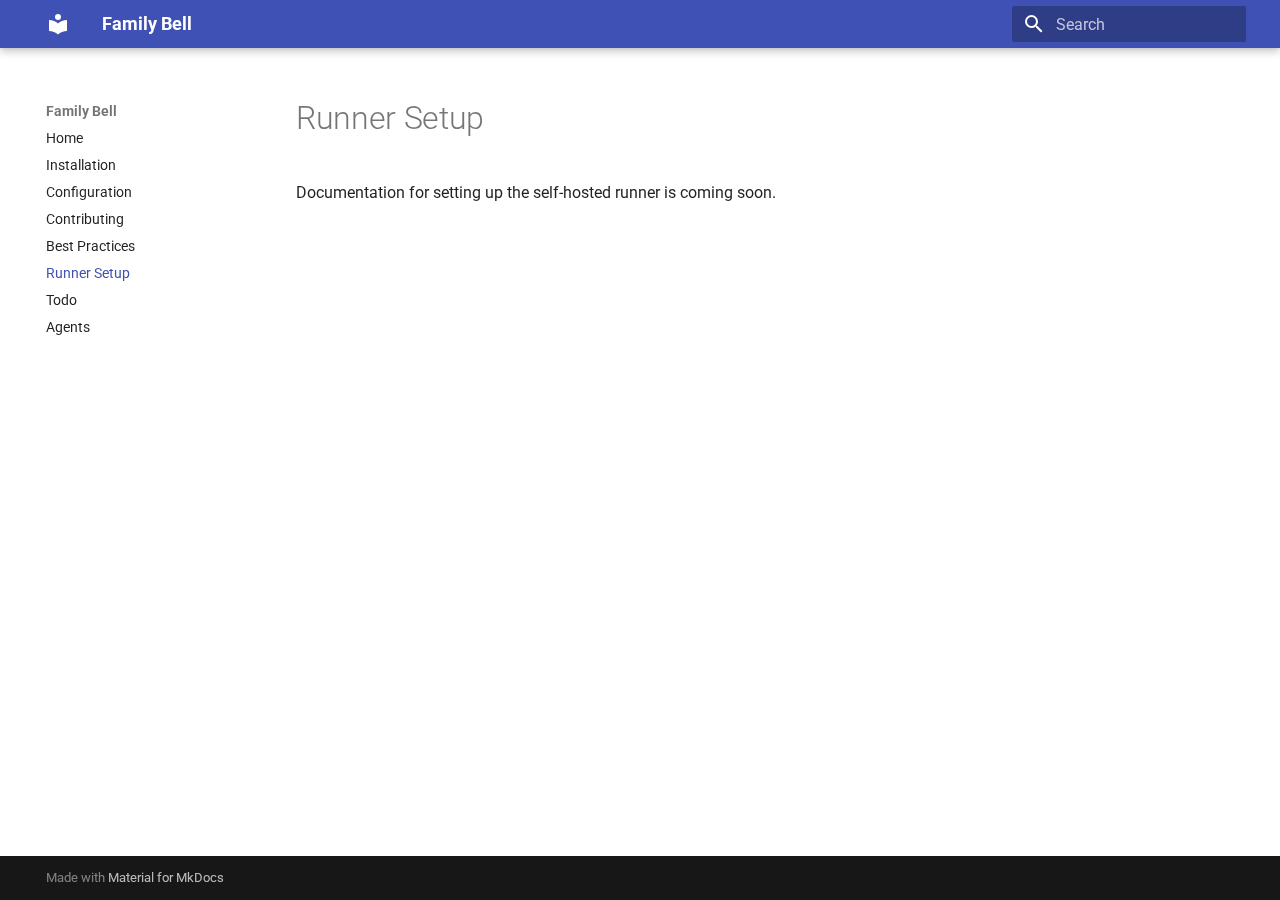
<file: runner_setup/index.html>
<!doctype html>
<html lang="en" class="no-js">
  <head>
    
      <meta charset="utf-8">
      <meta name="viewport" content="width=device-width,initial-scale=1">
      
      
      
      
        <link rel="prev" href="../pipeline_best_practices/">
      
      
        <link rel="next" href="../todo/">
      
      
        
      
      
      <link rel="icon" href="../assets/images/favicon.png">
      <meta name="generator" content="mkdocs-1.6.1, mkdocs-material-9.7.0">
    
    
      
        <title>Runner Setup - Family Bell</title>
      
    
    
      <link rel="stylesheet" href="../assets/stylesheets/main.618322db.min.css">
      
      


    
    
      
    
    
      
        
        
        <link rel="preconnect" href="https://fonts.gstatic.com" crossorigin>
        <link rel="stylesheet" href="https://fonts.googleapis.com/css?family=Roboto:300,300i,400,400i,700,700i%7CRoboto+Mono:400,400i,700,700i&display=fallback">
        <style>:root{--md-text-font:"Roboto";--md-code-font:"Roboto Mono"}</style>
      
    
    
    <script>__md_scope=new URL("..",location),__md_hash=e=>[...e].reduce(((e,_)=>(e<<5)-e+_.charCodeAt(0)),0),__md_get=(e,_=localStorage,t=__md_scope)=>JSON.parse(_.getItem(t.pathname+"."+e)),__md_set=(e,_,t=localStorage,a=__md_scope)=>{try{t.setItem(a.pathname+"."+e,JSON.stringify(_))}catch(e){}}</script>
    
      

    
    
  </head>
  
  
    <body dir="ltr">
  
    
    <input class="md-toggle" data-md-toggle="drawer" type="checkbox" id="__drawer" autocomplete="off">
    <input class="md-toggle" data-md-toggle="search" type="checkbox" id="__search" autocomplete="off">
    <label class="md-overlay" for="__drawer"></label>
    <div data-md-component="skip">
      
        
        <a href="#runner-setup" class="md-skip">
          Skip to content
        </a>
      
    </div>
    <div data-md-component="announce">
      
    </div>
    
    
      

  

<header class="md-header md-header--shadow" data-md-component="header">
  <nav class="md-header__inner md-grid" aria-label="Header">
    <a href=".." title="Family Bell" class="md-header__button md-logo" aria-label="Family Bell" data-md-component="logo">
      
  
  <svg xmlns="http://www.w3.org/2000/svg" viewBox="0 0 24 24"><path d="M12 8a3 3 0 0 0 3-3 3 3 0 0 0-3-3 3 3 0 0 0-3 3 3 3 0 0 0 3 3m0 3.54C9.64 9.35 6.5 8 3 8v11c3.5 0 6.64 1.35 9 3.54 2.36-2.19 5.5-3.54 9-3.54V8c-3.5 0-6.64 1.35-9 3.54"/></svg>

    </a>
    <label class="md-header__button md-icon" for="__drawer">
      
      <svg xmlns="http://www.w3.org/2000/svg" viewBox="0 0 24 24"><path d="M3 6h18v2H3zm0 5h18v2H3zm0 5h18v2H3z"/></svg>
    </label>
    <div class="md-header__title" data-md-component="header-title">
      <div class="md-header__ellipsis">
        <div class="md-header__topic">
          <span class="md-ellipsis">
            Family Bell
          </span>
        </div>
        <div class="md-header__topic" data-md-component="header-topic">
          <span class="md-ellipsis">
            
              Runner Setup
            
          </span>
        </div>
      </div>
    </div>
    
    
      <script>var palette=__md_get("__palette");if(palette&&palette.color){if("(prefers-color-scheme)"===palette.color.media){var media=matchMedia("(prefers-color-scheme: light)"),input=document.querySelector(media.matches?"[data-md-color-media='(prefers-color-scheme: light)']":"[data-md-color-media='(prefers-color-scheme: dark)']");palette.color.media=input.getAttribute("data-md-color-media"),palette.color.scheme=input.getAttribute("data-md-color-scheme"),palette.color.primary=input.getAttribute("data-md-color-primary"),palette.color.accent=input.getAttribute("data-md-color-accent")}for(var[key,value]of Object.entries(palette.color))document.body.setAttribute("data-md-color-"+key,value)}</script>
    
    
    
      
      
        <label class="md-header__button md-icon" for="__search">
          
          <svg xmlns="http://www.w3.org/2000/svg" viewBox="0 0 24 24"><path d="M9.5 3A6.5 6.5 0 0 1 16 9.5c0 1.61-.59 3.09-1.56 4.23l.27.27h.79l5 5-1.5 1.5-5-5v-.79l-.27-.27A6.52 6.52 0 0 1 9.5 16 6.5 6.5 0 0 1 3 9.5 6.5 6.5 0 0 1 9.5 3m0 2C7 5 5 7 5 9.5S7 14 9.5 14 14 12 14 9.5 12 5 9.5 5"/></svg>
        </label>
        <div class="md-search" data-md-component="search" role="dialog">
  <label class="md-search__overlay" for="__search"></label>
  <div class="md-search__inner" role="search">
    <form class="md-search__form" name="search">
      <input type="text" class="md-search__input" name="query" aria-label="Search" placeholder="Search" autocapitalize="off" autocorrect="off" autocomplete="off" spellcheck="false" data-md-component="search-query" required>
      <label class="md-search__icon md-icon" for="__search">
        
        <svg xmlns="http://www.w3.org/2000/svg" viewBox="0 0 24 24"><path d="M9.5 3A6.5 6.5 0 0 1 16 9.5c0 1.61-.59 3.09-1.56 4.23l.27.27h.79l5 5-1.5 1.5-5-5v-.79l-.27-.27A6.52 6.52 0 0 1 9.5 16 6.5 6.5 0 0 1 3 9.5 6.5 6.5 0 0 1 9.5 3m0 2C7 5 5 7 5 9.5S7 14 9.5 14 14 12 14 9.5 12 5 9.5 5"/></svg>
        
        <svg xmlns="http://www.w3.org/2000/svg" viewBox="0 0 24 24"><path d="M20 11v2H8l5.5 5.5-1.42 1.42L4.16 12l7.92-7.92L13.5 5.5 8 11z"/></svg>
      </label>
      <nav class="md-search__options" aria-label="Search">
        
        <button type="reset" class="md-search__icon md-icon" title="Clear" aria-label="Clear" tabindex="-1">
          
          <svg xmlns="http://www.w3.org/2000/svg" viewBox="0 0 24 24"><path d="M19 6.41 17.59 5 12 10.59 6.41 5 5 6.41 10.59 12 5 17.59 6.41 19 12 13.41 17.59 19 19 17.59 13.41 12z"/></svg>
        </button>
      </nav>
      
    </form>
    <div class="md-search__output">
      <div class="md-search__scrollwrap" tabindex="0" data-md-scrollfix>
        <div class="md-search-result" data-md-component="search-result">
          <div class="md-search-result__meta">
            Initializing search
          </div>
          <ol class="md-search-result__list" role="presentation"></ol>
        </div>
      </div>
    </div>
  </div>
</div>
      
    
    
  </nav>
  
</header>
    
    <div class="md-container" data-md-component="container">
      
      
        
          
        
      
      <main class="md-main" data-md-component="main">
        <div class="md-main__inner md-grid">
          
            
              
              <div class="md-sidebar md-sidebar--primary" data-md-component="sidebar" data-md-type="navigation" >
                <div class="md-sidebar__scrollwrap">
                  <div class="md-sidebar__inner">
                    



<nav class="md-nav md-nav--primary" aria-label="Navigation" data-md-level="0">
  <label class="md-nav__title" for="__drawer">
    <a href=".." title="Family Bell" class="md-nav__button md-logo" aria-label="Family Bell" data-md-component="logo">
      
  
  <svg xmlns="http://www.w3.org/2000/svg" viewBox="0 0 24 24"><path d="M12 8a3 3 0 0 0 3-3 3 3 0 0 0-3-3 3 3 0 0 0-3 3 3 3 0 0 0 3 3m0 3.54C9.64 9.35 6.5 8 3 8v11c3.5 0 6.64 1.35 9 3.54 2.36-2.19 5.5-3.54 9-3.54V8c-3.5 0-6.64 1.35-9 3.54"/></svg>

    </a>
    Family Bell
  </label>
  
  <ul class="md-nav__list" data-md-scrollfix>
    
      
      
  
  
  
  
    <li class="md-nav__item">
      <a href=".." class="md-nav__link">
        
  
  
  <span class="md-ellipsis">
    
  
    Home
  

    
  </span>
  
  

      </a>
    </li>
  

    
      
      
  
  
  
  
    <li class="md-nav__item">
      <a href="../installation/" class="md-nav__link">
        
  
  
  <span class="md-ellipsis">
    
  
    Installation
  

    
  </span>
  
  

      </a>
    </li>
  

    
      
      
  
  
  
  
    <li class="md-nav__item">
      <a href="../configuration/" class="md-nav__link">
        
  
  
  <span class="md-ellipsis">
    
  
    Configuration
  

    
  </span>
  
  

      </a>
    </li>
  

    
      
      
  
  
  
  
    <li class="md-nav__item">
      <a href="../CONTRIBUTING/" class="md-nav__link">
        
  
  
  <span class="md-ellipsis">
    
  
    Contributing
  

    
  </span>
  
  

      </a>
    </li>
  

    
      
      
  
  
  
  
    <li class="md-nav__item">
      <a href="../pipeline_best_practices/" class="md-nav__link">
        
  
  
  <span class="md-ellipsis">
    
  
    Best Practices
  

    
  </span>
  
  

      </a>
    </li>
  

    
      
      
  
  
    
  
  
  
    <li class="md-nav__item md-nav__item--active">
      
      <input class="md-nav__toggle md-toggle" type="checkbox" id="__toc">
      
      
        
      
      
      <a href="./" class="md-nav__link md-nav__link--active">
        
  
  
  <span class="md-ellipsis">
    
  
    Runner Setup
  

    
  </span>
  
  

      </a>
      
    </li>
  

    
      
      
  
  
  
  
    <li class="md-nav__item">
      <a href="../todo/" class="md-nav__link">
        
  
  
  <span class="md-ellipsis">
    
  
    Todo
  

    
  </span>
  
  

      </a>
    </li>
  

    
      
      
  
  
  
  
    <li class="md-nav__item">
      <a href="../agents/" class="md-nav__link">
        
  
  
  <span class="md-ellipsis">
    
  
    Agents
  

    
  </span>
  
  

      </a>
    </li>
  

    
  </ul>
</nav>
                  </div>
                </div>
              </div>
            
            
              
              <div class="md-sidebar md-sidebar--secondary" data-md-component="sidebar" data-md-type="toc" >
                <div class="md-sidebar__scrollwrap">
                  <div class="md-sidebar__inner">
                    

<nav class="md-nav md-nav--secondary" aria-label="Table of contents">
  
  
  
    
  
  
</nav>
                  </div>
                </div>
              </div>
            
          
          
            <div class="md-content" data-md-component="content">
              
              <article class="md-content__inner md-typeset">
                
                  



<h1 id="runner-setup">Runner Setup</h1>
<p>Documentation for setting up the self-hosted runner is coming soon.</p>












                
              </article>
            </div>
          
          
<script>var target=document.getElementById(location.hash.slice(1));target&&target.name&&(target.checked=target.name.startsWith("__tabbed_"))</script>
        </div>
        
      </main>
      
        <footer class="md-footer">
  
  <div class="md-footer-meta md-typeset">
    <div class="md-footer-meta__inner md-grid">
      <div class="md-copyright">
  
  
    Made with
    <a href="https://squidfunk.github.io/mkdocs-material/" target="_blank" rel="noopener">
      Material for MkDocs
    </a>
  
</div>
      
    </div>
  </div>
</footer>
      
    </div>
    <div class="md-dialog" data-md-component="dialog">
      <div class="md-dialog__inner md-typeset"></div>
    </div>
    
    
    
      
      
      <script id="__config" type="application/json">{"annotate": null, "base": "..", "features": [], "search": "../assets/javascripts/workers/search.7a47a382.min.js", "tags": null, "translations": {"clipboard.copied": "Copied to clipboard", "clipboard.copy": "Copy to clipboard", "search.result.more.one": "1 more on this page", "search.result.more.other": "# more on this page", "search.result.none": "No matching documents", "search.result.one": "1 matching document", "search.result.other": "# matching documents", "search.result.placeholder": "Type to start searching", "search.result.term.missing": "Missing", "select.version": "Select version"}, "version": null}</script>
    
    
      <script src="../assets/javascripts/bundle.e71a0d61.min.js"></script>
      
    
  </body>
</html>
</file>
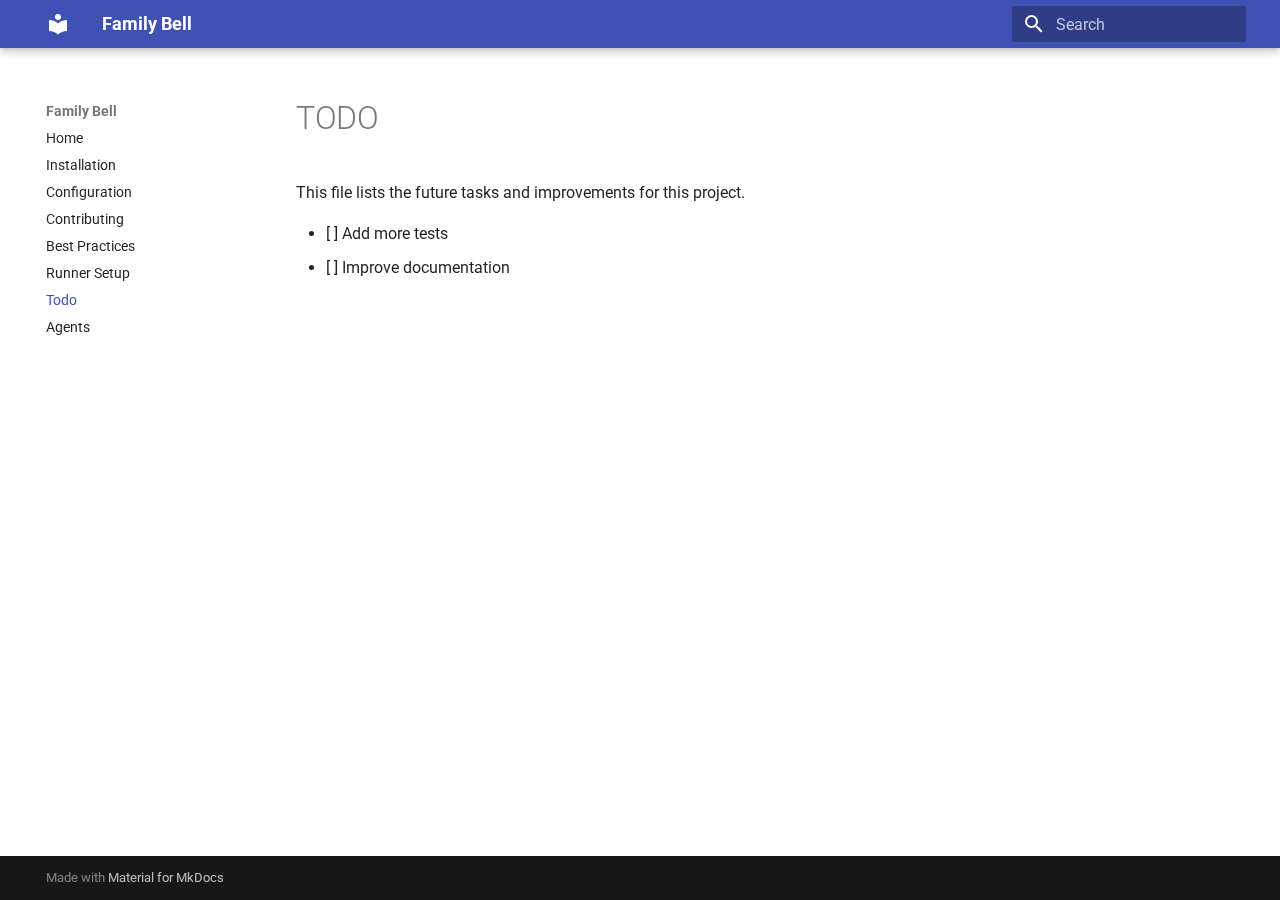
<file: todo/index.html>
<!doctype html>
<html lang="en" class="no-js">
  <head>
    
      <meta charset="utf-8">
      <meta name="viewport" content="width=device-width,initial-scale=1">
      
      
      
      
        <link rel="prev" href="../runner_setup/">
      
      
        <link rel="next" href="../agents/">
      
      
        
      
      
      <link rel="icon" href="../assets/images/favicon.png">
      <meta name="generator" content="mkdocs-1.6.1, mkdocs-material-9.7.0">
    
    
      
        <title>Todo - Family Bell</title>
      
    
    
      <link rel="stylesheet" href="../assets/stylesheets/main.618322db.min.css">
      
      


    
    
      
    
    
      
        
        
        <link rel="preconnect" href="https://fonts.gstatic.com" crossorigin>
        <link rel="stylesheet" href="https://fonts.googleapis.com/css?family=Roboto:300,300i,400,400i,700,700i%7CRoboto+Mono:400,400i,700,700i&display=fallback">
        <style>:root{--md-text-font:"Roboto";--md-code-font:"Roboto Mono"}</style>
      
    
    
    <script>__md_scope=new URL("..",location),__md_hash=e=>[...e].reduce(((e,_)=>(e<<5)-e+_.charCodeAt(0)),0),__md_get=(e,_=localStorage,t=__md_scope)=>JSON.parse(_.getItem(t.pathname+"."+e)),__md_set=(e,_,t=localStorage,a=__md_scope)=>{try{t.setItem(a.pathname+"."+e,JSON.stringify(_))}catch(e){}}</script>
    
      

    
    
  </head>
  
  
    <body dir="ltr">
  
    
    <input class="md-toggle" data-md-toggle="drawer" type="checkbox" id="__drawer" autocomplete="off">
    <input class="md-toggle" data-md-toggle="search" type="checkbox" id="__search" autocomplete="off">
    <label class="md-overlay" for="__drawer"></label>
    <div data-md-component="skip">
      
        
        <a href="#todo" class="md-skip">
          Skip to content
        </a>
      
    </div>
    <div data-md-component="announce">
      
    </div>
    
    
      

  

<header class="md-header md-header--shadow" data-md-component="header">
  <nav class="md-header__inner md-grid" aria-label="Header">
    <a href=".." title="Family Bell" class="md-header__button md-logo" aria-label="Family Bell" data-md-component="logo">
      
  
  <svg xmlns="http://www.w3.org/2000/svg" viewBox="0 0 24 24"><path d="M12 8a3 3 0 0 0 3-3 3 3 0 0 0-3-3 3 3 0 0 0-3 3 3 3 0 0 0 3 3m0 3.54C9.64 9.35 6.5 8 3 8v11c3.5 0 6.64 1.35 9 3.54 2.36-2.19 5.5-3.54 9-3.54V8c-3.5 0-6.64 1.35-9 3.54"/></svg>

    </a>
    <label class="md-header__button md-icon" for="__drawer">
      
      <svg xmlns="http://www.w3.org/2000/svg" viewBox="0 0 24 24"><path d="M3 6h18v2H3zm0 5h18v2H3zm0 5h18v2H3z"/></svg>
    </label>
    <div class="md-header__title" data-md-component="header-title">
      <div class="md-header__ellipsis">
        <div class="md-header__topic">
          <span class="md-ellipsis">
            Family Bell
          </span>
        </div>
        <div class="md-header__topic" data-md-component="header-topic">
          <span class="md-ellipsis">
            
              Todo
            
          </span>
        </div>
      </div>
    </div>
    
    
      <script>var palette=__md_get("__palette");if(palette&&palette.color){if("(prefers-color-scheme)"===palette.color.media){var media=matchMedia("(prefers-color-scheme: light)"),input=document.querySelector(media.matches?"[data-md-color-media='(prefers-color-scheme: light)']":"[data-md-color-media='(prefers-color-scheme: dark)']");palette.color.media=input.getAttribute("data-md-color-media"),palette.color.scheme=input.getAttribute("data-md-color-scheme"),palette.color.primary=input.getAttribute("data-md-color-primary"),palette.color.accent=input.getAttribute("data-md-color-accent")}for(var[key,value]of Object.entries(palette.color))document.body.setAttribute("data-md-color-"+key,value)}</script>
    
    
    
      
      
        <label class="md-header__button md-icon" for="__search">
          
          <svg xmlns="http://www.w3.org/2000/svg" viewBox="0 0 24 24"><path d="M9.5 3A6.5 6.5 0 0 1 16 9.5c0 1.61-.59 3.09-1.56 4.23l.27.27h.79l5 5-1.5 1.5-5-5v-.79l-.27-.27A6.52 6.52 0 0 1 9.5 16 6.5 6.5 0 0 1 3 9.5 6.5 6.5 0 0 1 9.5 3m0 2C7 5 5 7 5 9.5S7 14 9.5 14 14 12 14 9.5 12 5 9.5 5"/></svg>
        </label>
        <div class="md-search" data-md-component="search" role="dialog">
  <label class="md-search__overlay" for="__search"></label>
  <div class="md-search__inner" role="search">
    <form class="md-search__form" name="search">
      <input type="text" class="md-search__input" name="query" aria-label="Search" placeholder="Search" autocapitalize="off" autocorrect="off" autocomplete="off" spellcheck="false" data-md-component="search-query" required>
      <label class="md-search__icon md-icon" for="__search">
        
        <svg xmlns="http://www.w3.org/2000/svg" viewBox="0 0 24 24"><path d="M9.5 3A6.5 6.5 0 0 1 16 9.5c0 1.61-.59 3.09-1.56 4.23l.27.27h.79l5 5-1.5 1.5-5-5v-.79l-.27-.27A6.52 6.52 0 0 1 9.5 16 6.5 6.5 0 0 1 3 9.5 6.5 6.5 0 0 1 9.5 3m0 2C7 5 5 7 5 9.5S7 14 9.5 14 14 12 14 9.5 12 5 9.5 5"/></svg>
        
        <svg xmlns="http://www.w3.org/2000/svg" viewBox="0 0 24 24"><path d="M20 11v2H8l5.5 5.5-1.42 1.42L4.16 12l7.92-7.92L13.5 5.5 8 11z"/></svg>
      </label>
      <nav class="md-search__options" aria-label="Search">
        
        <button type="reset" class="md-search__icon md-icon" title="Clear" aria-label="Clear" tabindex="-1">
          
          <svg xmlns="http://www.w3.org/2000/svg" viewBox="0 0 24 24"><path d="M19 6.41 17.59 5 12 10.59 6.41 5 5 6.41 10.59 12 5 17.59 6.41 19 12 13.41 17.59 19 19 17.59 13.41 12z"/></svg>
        </button>
      </nav>
      
    </form>
    <div class="md-search__output">
      <div class="md-search__scrollwrap" tabindex="0" data-md-scrollfix>
        <div class="md-search-result" data-md-component="search-result">
          <div class="md-search-result__meta">
            Initializing search
          </div>
          <ol class="md-search-result__list" role="presentation"></ol>
        </div>
      </div>
    </div>
  </div>
</div>
      
    
    
  </nav>
  
</header>
    
    <div class="md-container" data-md-component="container">
      
      
        
          
        
      
      <main class="md-main" data-md-component="main">
        <div class="md-main__inner md-grid">
          
            
              
              <div class="md-sidebar md-sidebar--primary" data-md-component="sidebar" data-md-type="navigation" >
                <div class="md-sidebar__scrollwrap">
                  <div class="md-sidebar__inner">
                    



<nav class="md-nav md-nav--primary" aria-label="Navigation" data-md-level="0">
  <label class="md-nav__title" for="__drawer">
    <a href=".." title="Family Bell" class="md-nav__button md-logo" aria-label="Family Bell" data-md-component="logo">
      
  
  <svg xmlns="http://www.w3.org/2000/svg" viewBox="0 0 24 24"><path d="M12 8a3 3 0 0 0 3-3 3 3 0 0 0-3-3 3 3 0 0 0-3 3 3 3 0 0 0 3 3m0 3.54C9.64 9.35 6.5 8 3 8v11c3.5 0 6.64 1.35 9 3.54 2.36-2.19 5.5-3.54 9-3.54V8c-3.5 0-6.64 1.35-9 3.54"/></svg>

    </a>
    Family Bell
  </label>
  
  <ul class="md-nav__list" data-md-scrollfix>
    
      
      
  
  
  
  
    <li class="md-nav__item">
      <a href=".." class="md-nav__link">
        
  
  
  <span class="md-ellipsis">
    
  
    Home
  

    
  </span>
  
  

      </a>
    </li>
  

    
      
      
  
  
  
  
    <li class="md-nav__item">
      <a href="../installation/" class="md-nav__link">
        
  
  
  <span class="md-ellipsis">
    
  
    Installation
  

    
  </span>
  
  

      </a>
    </li>
  

    
      
      
  
  
  
  
    <li class="md-nav__item">
      <a href="../configuration/" class="md-nav__link">
        
  
  
  <span class="md-ellipsis">
    
  
    Configuration
  

    
  </span>
  
  

      </a>
    </li>
  

    
      
      
  
  
  
  
    <li class="md-nav__item">
      <a href="../CONTRIBUTING/" class="md-nav__link">
        
  
  
  <span class="md-ellipsis">
    
  
    Contributing
  

    
  </span>
  
  

      </a>
    </li>
  

    
      
      
  
  
  
  
    <li class="md-nav__item">
      <a href="../pipeline_best_practices/" class="md-nav__link">
        
  
  
  <span class="md-ellipsis">
    
  
    Best Practices
  

    
  </span>
  
  

      </a>
    </li>
  

    
      
      
  
  
  
  
    <li class="md-nav__item">
      <a href="../runner_setup/" class="md-nav__link">
        
  
  
  <span class="md-ellipsis">
    
  
    Runner Setup
  

    
  </span>
  
  

      </a>
    </li>
  

    
      
      
  
  
    
  
  
  
    <li class="md-nav__item md-nav__item--active">
      
      <input class="md-nav__toggle md-toggle" type="checkbox" id="__toc">
      
      
        
      
      
      <a href="./" class="md-nav__link md-nav__link--active">
        
  
  
  <span class="md-ellipsis">
    
  
    Todo
  

    
  </span>
  
  

      </a>
      
    </li>
  

    
      
      
  
  
  
  
    <li class="md-nav__item">
      <a href="../agents/" class="md-nav__link">
        
  
  
  <span class="md-ellipsis">
    
  
    Agents
  

    
  </span>
  
  

      </a>
    </li>
  

    
  </ul>
</nav>
                  </div>
                </div>
              </div>
            
            
              
              <div class="md-sidebar md-sidebar--secondary" data-md-component="sidebar" data-md-type="toc" >
                <div class="md-sidebar__scrollwrap">
                  <div class="md-sidebar__inner">
                    

<nav class="md-nav md-nav--secondary" aria-label="Table of contents">
  
  
  
    
  
  
</nav>
                  </div>
                </div>
              </div>
            
          
          
            <div class="md-content" data-md-component="content">
              
              <article class="md-content__inner md-typeset">
                
                  



<h1 id="todo">TODO</h1>
<p>This file lists the future tasks and improvements for this project.</p>
<ul>
<li>[ ] Add more tests</li>
<li>[ ] Improve documentation</li>
</ul>












                
              </article>
            </div>
          
          
<script>var target=document.getElementById(location.hash.slice(1));target&&target.name&&(target.checked=target.name.startsWith("__tabbed_"))</script>
        </div>
        
      </main>
      
        <footer class="md-footer">
  
  <div class="md-footer-meta md-typeset">
    <div class="md-footer-meta__inner md-grid">
      <div class="md-copyright">
  
  
    Made with
    <a href="https://squidfunk.github.io/mkdocs-material/" target="_blank" rel="noopener">
      Material for MkDocs
    </a>
  
</div>
      
    </div>
  </div>
</footer>
      
    </div>
    <div class="md-dialog" data-md-component="dialog">
      <div class="md-dialog__inner md-typeset"></div>
    </div>
    
    
    
      
      
      <script id="__config" type="application/json">{"annotate": null, "base": "..", "features": [], "search": "../assets/javascripts/workers/search.7a47a382.min.js", "tags": null, "translations": {"clipboard.copied": "Copied to clipboard", "clipboard.copy": "Copy to clipboard", "search.result.more.one": "1 more on this page", "search.result.more.other": "# more on this page", "search.result.none": "No matching documents", "search.result.one": "1 matching document", "search.result.other": "# matching documents", "search.result.placeholder": "Type to start searching", "search.result.term.missing": "Missing", "select.version": "Select version"}, "version": null}</script>
    
    
      <script src="../assets/javascripts/bundle.e71a0d61.min.js"></script>
      
    
  </body>
</html>
</file>
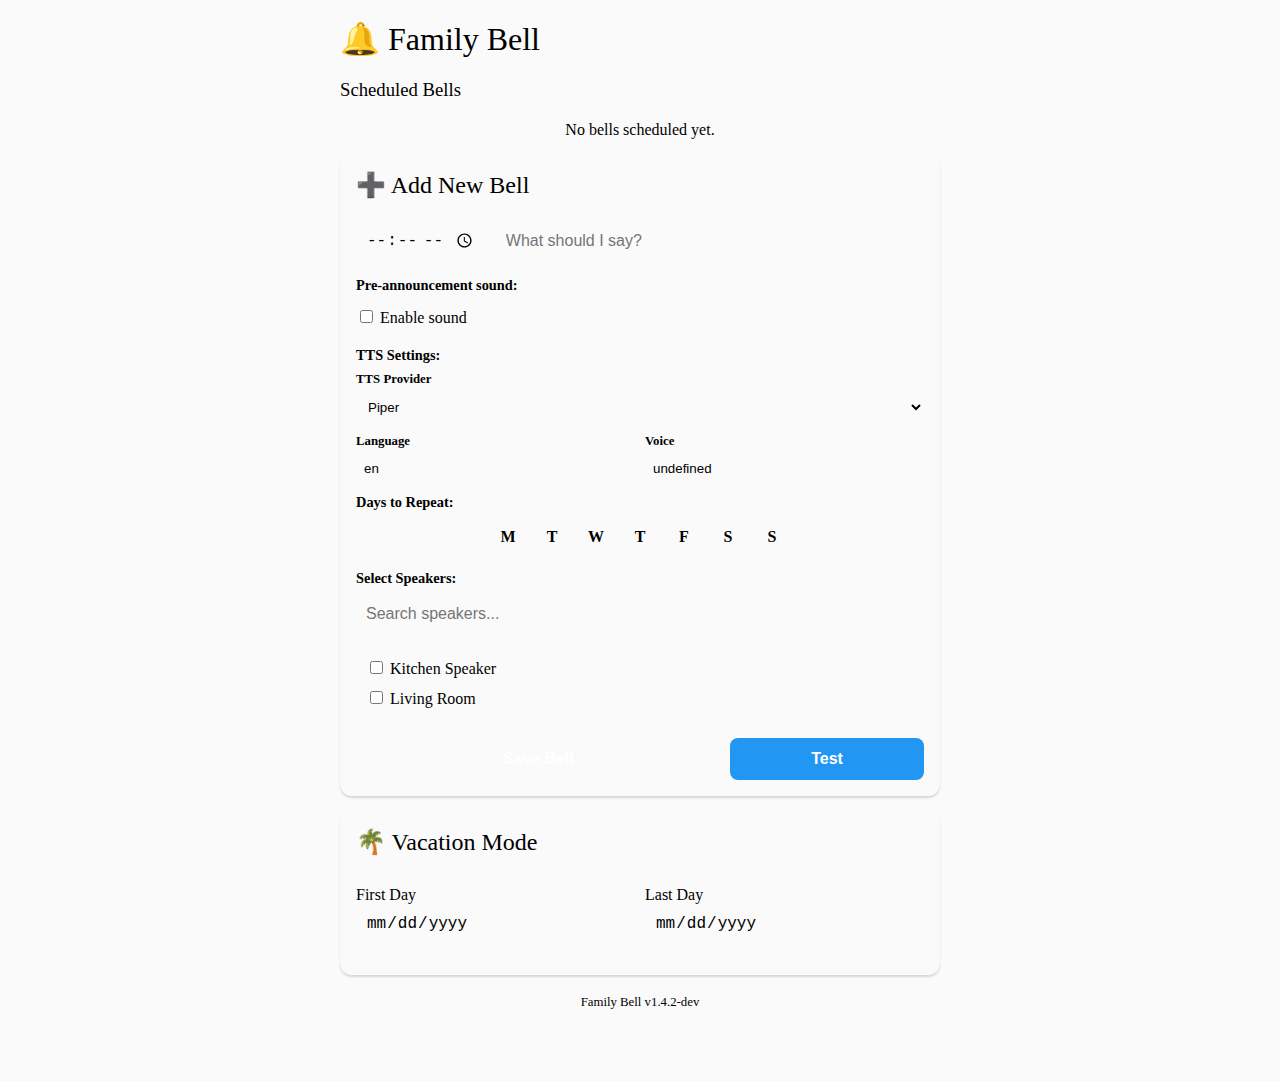
<file: harness.html>
<!DOCTYPE html>
<html lang="en">
<head>
    <meta charset="UTF-8">
    <meta name="viewport" content="width=device-width, initial-scale=1.0">
    <title>Family Bell Harness</title>
    <style>
        body { margin: 0; padding: 0; background-color: #fafafa; }
    </style>
</head>
<body>
    <family-bell id="app"></family-bell>

    <script type="module">
        import { FamilyBellPanel } from './custom_components/family_bell/www/family_bell_panel.js';

        // Mock ha-selector since we don't have the real one
        import { LitElement, html, css } from './custom_components/family_bell/www/lit-element.js';

        class MockHaSelector extends LitElement {
            static get properties() {
                return {
                    hass: { type: Object },
                    selector: { type: Object },
                    value: { type: Object },
                    label: { type: String }
                };
            }
            render() {
                const disabled = this.value === undefined;
                return html`
                    <div style="border: 1px solid #ccc; padding: 10px; border-radius: 4px; background: #fff;">
                        <label>${this.label} (Mock Selector)</label>
                        <div>
                            ${disabled ? html`<span style="color: red;">[Disabled/Undefined]</span>` : html`<span style="color: green;">[Active]</span> Value: ${JSON.stringify(this.value)}`}
                        </div>
                        ${!disabled ? html`<button @click=${() => this.dispatchEvent(new CustomEvent('value-changed', { detail: { value: { ...this.value, media_content_id: "test" } } }))}>Pick Media</button>` : ''}
                    </div>
                `;
            }
        }
        customElements.define('ha-selector', MockHaSelector);

        // Mock Hass
        const mockHass = {
            states: {
                "media_player.kitchen": {
                    attributes: { friendly_name: "Kitchen Speaker" },
                    state: "idle"
                },
                "media_player.living_room": {
                    attributes: { friendly_name: "Living Room" },
                    state: "idle"
                },
                "tts.piper": {
                    attributes: {
                        friendly_name: "Piper",
                        supported_languages: ["en", "de"]
                    },
                    state: "unknown"
                }
            },
            callWS: async (msg) => {
                console.log("WS Call:", msg);
                if (msg.type === "family_bell/get_data") {
                    return {
                        bells: [],
                        vacation: { enabled: false },
                        version: "1.4.2-dev",
                        global_tts: { provider: "tts.piper", language: "en" }
                    };
                }
                if (msg.type === "tts/voices") {
                    // Simulate voices
                    if (msg.engine_id === "tts.piper") {
                         if (msg.language && msg.language !== "en") return { voices: [] };
                         return {
                             voices: [
                                 { voice_id: "en_GB-alan-low", name: "Alan (Low)", language: "en" },
                                 { voice_id: "en_US-amy-low", name: "Amy (Low)", language: "en" }
                             ]
                         };
                    }
                }
                return {};
            }
        };

        const app = document.getElementById('app');

        // Simulate late loading of Hass
        setTimeout(() => {
            app.hass = mockHass;
        }, 500);

    </script>
</body>
</html>
</file>
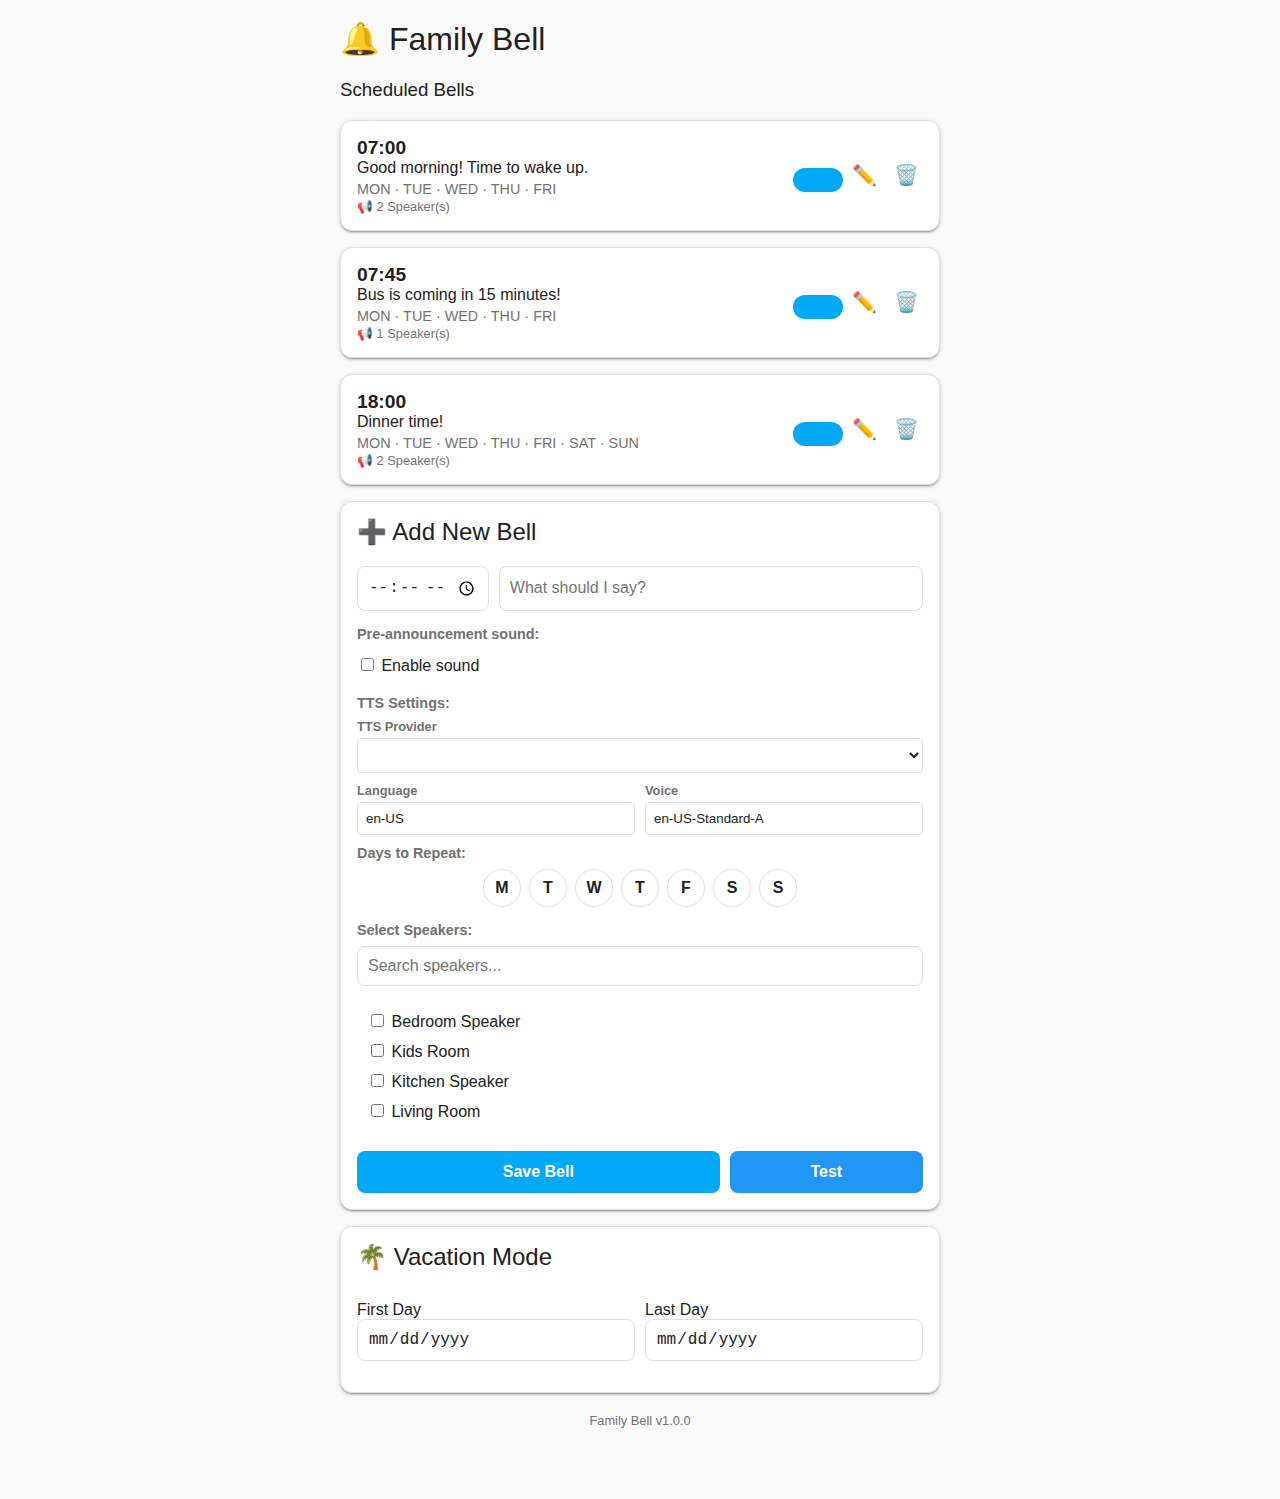
<file: tests/screenshot_harness.html>
<!DOCTYPE html>
<html>
<head>
    <meta charset="utf-8">
    <title>Family Bell Screenshot Harness</title>
    <style>
        body { margin: 0; background-color: var(--primary-background-color, #fafafa); font-family: Roboto, sans-serif; }
        /* Mock HA Theme variables */
        :root {
            --primary-color: #03a9f4;
            --text-primary-color: #ffffff;
            --primary-background-color: #fafafa;
            --secondary-background-color: #ffffff;
            --primary-text-color: #212121;
            --secondary-text-color: #727272;
            --divider-color: #e0e0e0;
            --card-background-color: #ffffff;
            --paper-font-body1_-_font-family: Roboto, sans-serif;
            --ha-card-box-shadow: 0 2px 2px 0 rgba(0,0,0,0.14), 0 1px 5px 0 rgba(0,0,0,0.12), 0 3px 1px -2px rgba(0,0,0,0.2);
        }
    </style>
</head>
<body>
    <family-bell id="panel"></family-bell>

    <script type="module">
        import { FamilyBellPanel } from "../custom_components/family_bell/www/family_bell_panel.js";

        const panel = document.getElementById('panel');

        // Mock Hass Object
        const mockHass = {
            language: 'en',
            locale: { language: 'en' },
            callWS: (msg) => {
                console.log("Mock CallWS", msg);
                if (msg.type === 'family_bell/get_data') {
                    return Promise.resolve({
                        bells: [
                            {
                                id: '1',
                                time: '07:00',
                                message: 'Good morning! Time to wake up.',
                                days: ['mon', 'tue', 'wed', 'thu', 'fri'],
                                speakers: ['media_player.kitchen', 'media_player.kids_room'],
                                tts_provider: 'cloud',
                                tts_voice: 'en-US-Standard-C',
                                tts_language: 'en-US',
                                sound: null,
                                enabled: true
                            },
                             {
                                id: '2',
                                time: '07:45',
                                message: 'Bus is coming in 15 minutes!',
                                days: ['mon', 'tue', 'wed', 'thu', 'fri'],
                                speakers: ['media_player.kitchen'],
                                tts_provider: null,
                                tts_voice: null,
                                tts_language: null,
                                sound: null,
                                enabled: true
                            },
                            {
                                id: '3',
                                time: '18:00',
                                message: 'Dinner time!',
                                days: ['mon', 'tue', 'wed', 'thu', 'fri', 'sat', 'sun'],
                                speakers: ['media_player.kitchen', 'media_player.living_room'],
                                tts_provider: null,
                                tts_voice: null,
                                tts_language: null,
                                sound: 'media-source://radio_browser/uuid',
                                enabled: true
                            }
                        ],
                        vacation: {
                            enabled: false,
                            ranges: [
                                { start: '2023-12-20', end: '2024-01-05' }
                            ]
                        },
                        version: '1.0.0',
                        global_tts: { provider: 'cloud', voice: 'en-US-Standard-A', language: 'en-US' },
                        last_defaults: null
                    });
                }
                 if (msg.type === 'tts/voices') {
                    return Promise.resolve({
                        voices: []
                    });
                 }
                return Promise.resolve({});
            },
            states: {
                "media_player.kitchen": { attributes: { friendly_name: "Kitchen Speaker" } },
                "media_player.bedroom": { attributes: { friendly_name: "Bedroom Speaker" } },
                "media_player.kids_room": { attributes: { friendly_name: "Kids Room" } },
                "media_player.living_room": { attributes: { friendly_name: "Living Room" } }
            }
        };

        panel.hass = mockHass;
    </script>
</body>
</html>
</file>
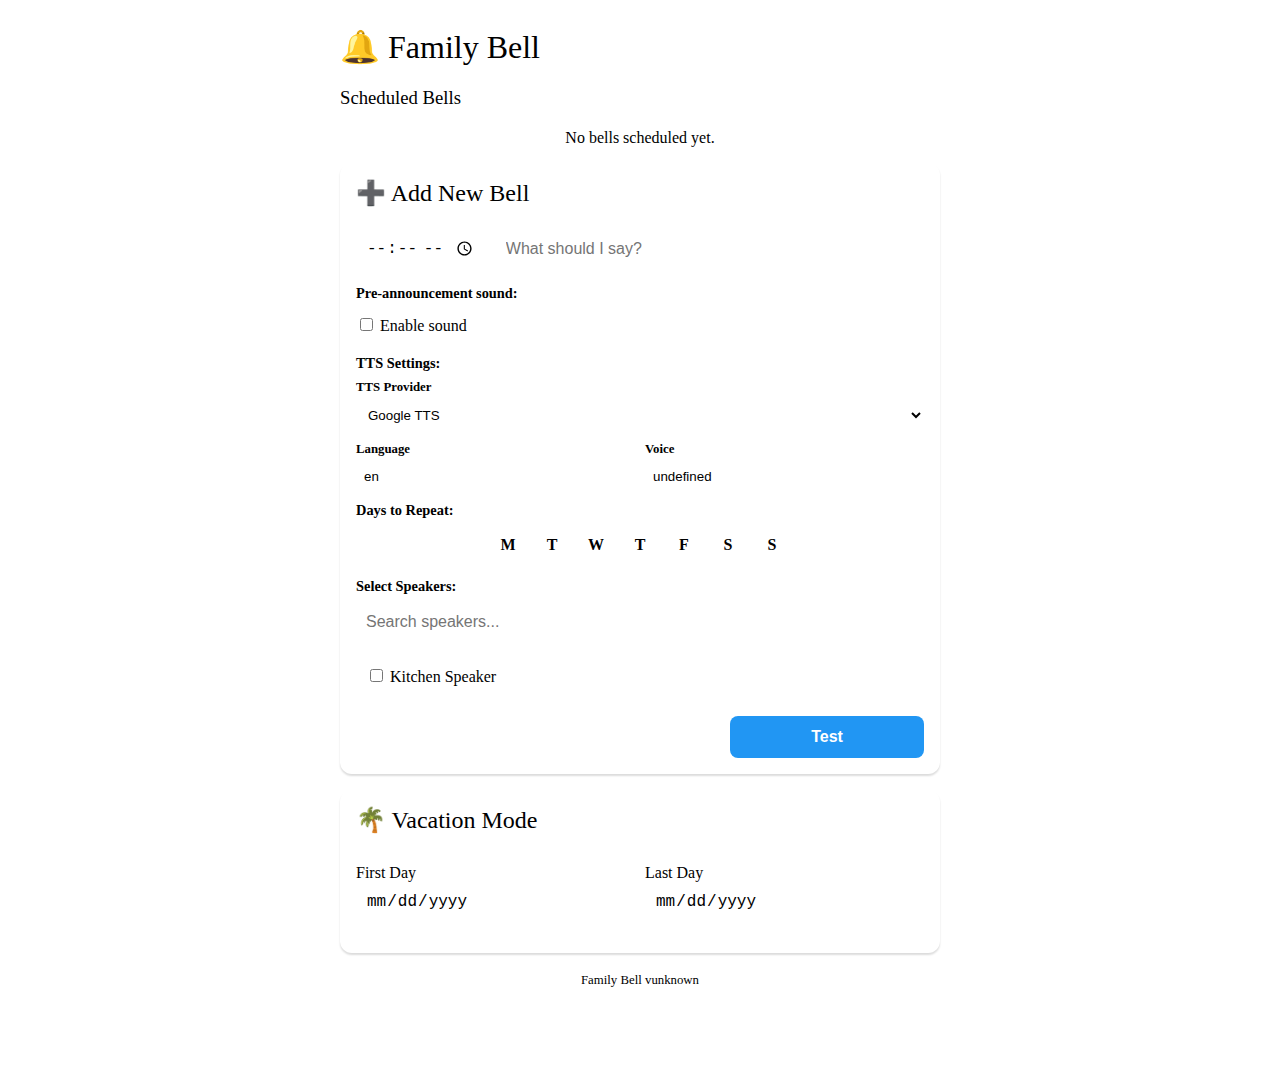
<file: custom_components/family_bell/www/test_harness.html>
<!DOCTYPE html>
        <html>
        <head>
            <script type="module">
                import { FamilyBellPanel } from './family_bell_panel.js';

                const mockHass = {
                    states: {
                        "media_player.kitchen": {
                            attributes: { friendly_name: "Kitchen Speaker" }
                        },
                        "tts.google": {
                            attributes: { friendly_name: "Google TTS", supported_languages: ["en", "es"] }
                        },
                        "tts.piper": {
                             attributes: { friendly_name: "Piper", supported_languages: ["en"] }
                        }
                    },
                    callWS: async (msg) => {
                        console.log("WS Call:", msg);
                        if (msg.type === "family_bell/get_data") {
                            return {
                                bells: [],
                                vacation: { enabled: false },
                                global_tts: { provider: "tts.google", language: "en" },
                                last_defaults: { provider: "tts.piper", voice: "en_voice_1", language: "en" }
                            };
                        }
                        if (msg.type === "tts/voices") {
                            if (msg.engine_id === "tts.piper") {
                                return { voices: [{ voice_id: "en_voice_1", name: "Voice 1", language: "en" }] };
                            }
                            return { voices: [] };
                        }
                        return {};
                    }
                };

                const panel = document.createElement('family-bell');
                panel.hass = mockHass;
                document.body.appendChild(panel);
            </script>
        </head>
        <body>
        </body>
        </html>
</file>
<file: assets/stylesheets/main.618322db.min.css>
@charset "UTF-8";html{-webkit-text-size-adjust:none;-moz-text-size-adjust:none;text-size-adjust:none;box-sizing:border-box}*,:after,:before{box-sizing:inherit}@media (prefers-reduced-motion){*,:after,:before{transition:none!important}}body{margin:0}a,button,input,label{-webkit-tap-highlight-color:transparent}a{color:inherit;text-decoration:none}hr{border:0;box-sizing:initial;display:block;height:.05rem;overflow:visible;padding:0}small{font-size:80%}sub,sup{line-height:1em}img{border-style:none}table{border-collapse:initial;border-spacing:0}td,th{font-weight:400;vertical-align:top}button{background:#0000;border:0;font-family:inherit;font-size:inherit;margin:0;padding:0}input{border:0;outline:none}:root{--md-primary-fg-color:#4051b5;--md-primary-fg-color--light:#5d6cc0;--md-primary-fg-color--dark:#303fa1;--md-primary-bg-color:#fff;--md-primary-bg-color--light:#ffffffb3;--md-accent-fg-color:#526cfe;--md-accent-fg-color--transparent:#526cfe1a;--md-accent-bg-color:#fff;--md-accent-bg-color--light:#ffffffb3}[data-md-color-scheme=default]{color-scheme:light}[data-md-color-scheme=default] img[src$="#gh-dark-mode-only"],[data-md-color-scheme=default] img[src$="#only-dark"]{display:none}:root,[data-md-color-scheme=default]{--md-hue:225deg;--md-default-fg-color:#000000de;--md-default-fg-color--light:#0000008a;--md-default-fg-color--lighter:#00000052;--md-default-fg-color--lightest:#00000012;--md-default-bg-color:#fff;--md-default-bg-color--light:#ffffffb3;--md-default-bg-color--lighter:#ffffff4d;--md-default-bg-color--lightest:#ffffff1f;--md-code-fg-color:#36464e;--md-code-bg-color:#f5f5f5;--md-code-bg-color--light:#f5f5f5b3;--md-code-bg-color--lighter:#f5f5f54d;--md-code-hl-color:#4287ff;--md-code-hl-color--light:#4287ff1a;--md-code-hl-number-color:#d52a2a;--md-code-hl-special-color:#db1457;--md-code-hl-function-color:#a846b9;--md-code-hl-constant-color:#6e59d9;--md-code-hl-keyword-color:#3f6ec6;--md-code-hl-string-color:#1c7d4d;--md-code-hl-name-color:var(--md-code-fg-color);--md-code-hl-operator-color:var(--md-default-fg-color--light);--md-code-hl-punctuation-color:var(--md-default-fg-color--light);--md-code-hl-comment-color:var(--md-default-fg-color--light);--md-code-hl-generic-color:var(--md-default-fg-color--light);--md-code-hl-variable-color:var(--md-default-fg-color--light);--md-typeset-color:var(--md-default-fg-color);--md-typeset-a-color:var(--md-primary-fg-color);--md-typeset-del-color:#f5503d26;--md-typeset-ins-color:#0bd57026;--md-typeset-kbd-color:#fafafa;--md-typeset-kbd-accent-color:#fff;--md-typeset-kbd-border-color:#b8b8b8;--md-typeset-mark-color:#ffff0080;--md-typeset-table-color:#0000001f;--md-typeset-table-color--light:rgba(0,0,0,.035);--md-admonition-fg-color:var(--md-default-fg-color);--md-admonition-bg-color:var(--md-default-bg-color);--md-warning-fg-color:#000000de;--md-warning-bg-color:#ff9;--md-footer-fg-color:#fff;--md-footer-fg-color--light:#ffffffb3;--md-footer-fg-color--lighter:#ffffff73;--md-footer-bg-color:#000000de;--md-footer-bg-color--dark:#00000052;--md-shadow-z1:0 0.2rem 0.5rem #0000000d,0 0 0.05rem #0000001a;--md-shadow-z2:0 0.2rem 0.5rem #0000001a,0 0 0.05rem #00000040;--md-shadow-z3:0 0.2rem 0.5rem #0003,0 0 0.05rem #00000059}.md-icon svg{fill:currentcolor;display:block;height:1.2rem;width:1.2rem}body{-webkit-font-smoothing:antialiased;-moz-osx-font-smoothing:grayscale;--md-text-font-family:var(--md-text-font,_),-apple-system,BlinkMacSystemFont,Helvetica,Arial,sans-serif;--md-code-font-family:var(--md-code-font,_),SFMono-Regular,Consolas,Menlo,monospace}aside,body,input{font-feature-settings:"kern","liga";color:var(--md-typeset-color);font-family:var(--md-text-font-family)}code,kbd,pre{font-feature-settings:"kern";font-family:var(--md-code-font-family)}:root{--md-typeset-table-sort-icon:url('data:image/svg+xml;charset=utf-8,<svg xmlns="http://www.w3.org/2000/svg" viewBox="0 0 24 24"><path d="m18 21-4-4h3V7h-3l4-4 4 4h-3v10h3M2 19v-2h10v2M2 13v-2h7v2M2 7V5h4v2z"/></svg>');--md-typeset-table-sort-icon--asc:url('data:image/svg+xml;charset=utf-8,<svg xmlns="http://www.w3.org/2000/svg" viewBox="0 0 24 24"><path d="M19 17h3l-4 4-4-4h3V3h2M2 17h10v2H2M6 5v2H2V5m0 6h7v2H2z"/></svg>');--md-typeset-table-sort-icon--desc:url('data:image/svg+xml;charset=utf-8,<svg xmlns="http://www.w3.org/2000/svg" viewBox="0 0 24 24"><path d="M19 7h3l-4-4-4 4h3v14h2M2 17h10v2H2M6 5v2H2V5m0 6h7v2H2z"/></svg>')}.md-typeset{-webkit-print-color-adjust:exact;color-adjust:exact;font-size:.8rem;line-height:1.6;overflow-wrap:break-word}@media print{.md-typeset{font-size:.68rem}}.md-typeset blockquote,.md-typeset dl,.md-typeset figure,.md-typeset ol,.md-typeset pre,.md-typeset ul{margin-bottom:1em;margin-top:1em}.md-typeset h1{color:var(--md-default-fg-color--light);font-size:2em;line-height:1.3;margin:0 0 1.25em}.md-typeset h1,.md-typeset h2{font-weight:300;letter-spacing:-.01em}.md-typeset h2{font-size:1.5625em;line-height:1.4;margin:1.6em 0 .64em}.md-typeset h3{font-size:1.25em;font-weight:400;letter-spacing:-.01em;line-height:1.5;margin:1.6em 0 .8em}.md-typeset h2+h3{margin-top:.8em}.md-typeset h4{font-weight:700;letter-spacing:-.01em;margin:1em 0}.md-typeset h5,.md-typeset h6{color:var(--md-default-fg-color--light);font-size:.8em;font-weight:700;letter-spacing:-.01em;margin:1.25em 0}.md-typeset h5{text-transform:uppercase}.md-typeset h5 code{text-transform:none}.md-typeset hr{border-bottom:.05rem solid var(--md-default-fg-color--lightest);display:flow-root;margin:1.5em 0}.md-typeset a{color:var(--md-typeset-a-color);word-break:break-word}.md-typeset a,.md-typeset a:before{transition:color 125ms}.md-typeset a:focus,.md-typeset a:hover{color:var(--md-accent-fg-color)}.md-typeset a:focus code,.md-typeset a:hover code{background-color:var(--md-accent-fg-color--transparent);color:var(--md-accent-fg-color)}.md-typeset a code{color:var(--md-typeset-a-color)}.md-typeset a.focus-visible{outline-color:var(--md-accent-fg-color);outline-offset:.2rem}.md-typeset code,.md-typeset kbd,.md-typeset pre{color:var(--md-code-fg-color);direction:ltr;font-variant-ligatures:none;transition:background-color 125ms}@media print{.md-typeset code,.md-typeset kbd,.md-typeset pre{white-space:pre-wrap}}.md-typeset code{background-color:var(--md-code-bg-color);border-radius:.1rem;-webkit-box-decoration-break:clone;box-decoration-break:clone;font-size:.85em;padding:0 .2941176471em;transition:color 125ms,background-color 125ms;word-break:break-word}.md-typeset code:not(.focus-visible){-webkit-tap-highlight-color:transparent;outline:none}.md-typeset pre{display:flow-root;line-height:1.4;position:relative}.md-typeset pre>code{-webkit-box-decoration-break:slice;box-decoration-break:slice;box-shadow:none;display:block;margin:0;outline-color:var(--md-accent-fg-color);overflow:auto;padding:.7720588235em 1.1764705882em;scrollbar-color:var(--md-default-fg-color--lighter) #0000;scrollbar-width:thin;touch-action:auto;word-break:normal}.md-typeset pre>code:hover{scrollbar-color:var(--md-accent-fg-color) #0000}.md-typeset pre>code::-webkit-scrollbar{height:.2rem;width:.2rem}.md-typeset pre>code::-webkit-scrollbar-thumb{background-color:var(--md-default-fg-color--lighter)}.md-typeset pre>code::-webkit-scrollbar-thumb:hover{background-color:var(--md-accent-fg-color)}.md-typeset kbd{background-color:var(--md-typeset-kbd-color);border-radius:.1rem;box-shadow:0 .1rem 0 .05rem var(--md-typeset-kbd-border-color),0 .1rem 0 var(--md-typeset-kbd-border-color),0 -.1rem .2rem var(--md-typeset-kbd-accent-color) inset;color:var(--md-default-fg-color);display:inline-block;font-size:.75em;padding:0 .6666666667em;vertical-align:text-top;word-break:break-word}.md-typeset mark{background-color:var(--md-typeset-mark-color);-webkit-box-decoration-break:clone;box-decoration-break:clone;color:inherit;word-break:break-word}.md-typeset abbr{cursor:help;text-decoration:none}.md-typeset [data-preview],.md-typeset abbr{border-bottom:.05rem dotted var(--md-default-fg-color--light)}.md-typeset small{opacity:.75}[dir=ltr] .md-typeset sub,[dir=ltr] .md-typeset sup{margin-left:.078125em}[dir=rtl] .md-typeset sub,[dir=rtl] .md-typeset sup{margin-right:.078125em}[dir=ltr] .md-typeset blockquote{padding-left:.6rem}[dir=rtl] .md-typeset blockquote{padding-right:.6rem}[dir=ltr] .md-typeset blockquote{border-left:.2rem solid var(--md-default-fg-color--lighter)}[dir=rtl] .md-typeset blockquote{border-right:.2rem solid var(--md-default-fg-color--lighter)}.md-typeset blockquote{color:var(--md-default-fg-color--light);margin-left:0;margin-right:0}.md-typeset ul{list-style-type:disc}.md-typeset ul[type]{list-style-type:revert-layer}[dir=ltr] .md-typeset ol,[dir=ltr] .md-typeset ul{margin-left:.625em}[dir=rtl] .md-typeset ol,[dir=rtl] .md-typeset ul{margin-right:.625em}.md-typeset ol,.md-typeset ul{padding:0}.md-typeset ol:not([hidden]),.md-typeset ul:not([hidden]){display:flow-root}.md-typeset ol ol,.md-typeset ul ol{list-style-type:lower-alpha}.md-typeset ol ol ol,.md-typeset ul ol ol{list-style-type:lower-roman}.md-typeset ol ol ol ol,.md-typeset ul ol ol ol{list-style-type:upper-alpha}.md-typeset ol ol ol ol ol,.md-typeset ul ol ol ol ol{list-style-type:upper-roman}.md-typeset ol[type],.md-typeset ul[type]{list-style-type:revert-layer}[dir=ltr] .md-typeset ol li,[dir=ltr] .md-typeset ul li{margin-left:1.25em}[dir=rtl] .md-typeset ol li,[dir=rtl] .md-typeset ul li{margin-right:1.25em}.md-typeset ol li,.md-typeset ul li{margin-bottom:.5em}.md-typeset ol li blockquote,.md-typeset ol li p,.md-typeset ul li blockquote,.md-typeset ul li p{margin:.5em 0}.md-typeset ol li:last-child,.md-typeset ul li:last-child{margin-bottom:0}[dir=ltr] .md-typeset ol li ol,[dir=ltr] .md-typeset ol li ul,[dir=ltr] .md-typeset ul li ol,[dir=ltr] .md-typeset ul li ul{margin-left:.625em}[dir=rtl] .md-typeset ol li ol,[dir=rtl] .md-typeset ol li ul,[dir=rtl] .md-typeset ul li ol,[dir=rtl] .md-typeset ul li ul{margin-right:.625em}.md-typeset ol li ol,.md-typeset ol li ul,.md-typeset ul li ol,.md-typeset ul li ul{margin-bottom:.5em;margin-top:.5em}[dir=ltr] .md-typeset dd{margin-left:1.875em}[dir=rtl] .md-typeset dd{margin-right:1.875em}.md-typeset dd{margin-bottom:1.5em;margin-top:1em}.md-typeset img,.md-typeset svg,.md-typeset video{height:auto;max-width:100%}.md-typeset img[align=left]{margin:1em 1em 1em 0}.md-typeset img[align=right]{margin:1em 0 1em 1em}.md-typeset img[align]:only-child{margin-top:0}.md-typeset figure{display:flow-root;margin:1em auto;max-width:100%;text-align:center;width:fit-content}.md-typeset figure img{display:block;margin:0 auto}.md-typeset figcaption{font-style:italic;margin:1em auto;max-width:24rem}.md-typeset iframe{max-width:100%}.md-typeset table:not([class]){background-color:var(--md-default-bg-color);border:.05rem solid var(--md-typeset-table-color);border-radius:.1rem;display:inline-block;font-size:.64rem;max-width:100%;overflow:auto;touch-action:auto}@media print{.md-typeset table:not([class]){display:table}}.md-typeset table:not([class])+*{margin-top:1.5em}.md-typeset table:not([class]) td>:first-child,.md-typeset table:not([class]) th>:first-child{margin-top:0}.md-typeset table:not([class]) td>:last-child,.md-typeset table:not([class]) th>:last-child{margin-bottom:0}.md-typeset table:not([class]) td:not([align]),.md-typeset table:not([class]) th:not([align]){text-align:left}[dir=rtl] .md-typeset table:not([class]) td:not([align]),[dir=rtl] .md-typeset table:not([class]) th:not([align]){text-align:right}.md-typeset table:not([class]) th{font-weight:700;min-width:5rem;padding:.9375em 1.25em;vertical-align:top}.md-typeset table:not([class]) td{border-top:.05rem solid var(--md-typeset-table-color);padding:.9375em 1.25em;vertical-align:top}.md-typeset table:not([class]) tbody tr{transition:background-color 125ms}.md-typeset table:not([class]) tbody tr:hover{background-color:var(--md-typeset-table-color--light);box-shadow:0 .05rem 0 var(--md-default-bg-color) inset}.md-typeset table:not([class]) a{word-break:normal}.md-typeset table th[role=columnheader]{cursor:pointer}[dir=ltr] .md-typeset table th[role=columnheader]:after{margin-left:.5em}[dir=rtl] .md-typeset table th[role=columnheader]:after{margin-right:.5em}.md-typeset table th[role=columnheader]:after{content:"";display:inline-block;height:1.2em;-webkit-mask-image:var(--md-typeset-table-sort-icon);mask-image:var(--md-typeset-table-sort-icon);-webkit-mask-repeat:no-repeat;mask-repeat:no-repeat;-webkit-mask-size:contain;mask-size:contain;transition:background-color 125ms;vertical-align:text-bottom;width:1.2em}.md-typeset table th[role=columnheader]:hover:after{background-color:var(--md-default-fg-color--lighter)}.md-typeset table th[role=columnheader][aria-sort=ascending]:after{background-color:var(--md-default-fg-color--light);-webkit-mask-image:var(--md-typeset-table-sort-icon--asc);mask-image:var(--md-typeset-table-sort-icon--asc)}.md-typeset table th[role=columnheader][aria-sort=descending]:after{background-color:var(--md-default-fg-color--light);-webkit-mask-image:var(--md-typeset-table-sort-icon--desc);mask-image:var(--md-typeset-table-sort-icon--desc)}.md-typeset__scrollwrap{margin:1em -.8rem;overflow-x:auto;touch-action:auto}.md-typeset__table{display:inline-block;margin-bottom:.5em;padding:0 .8rem}@media print{.md-typeset__table{display:block}}html .md-typeset__table table{display:table;margin:0;overflow:hidden;width:100%}@media screen and (max-width:44.984375em){.md-content__inner>pre{margin:1em -.8rem}.md-content__inner>pre code{border-radius:0}}.md-typeset .md-author{border-radius:100%;display:block;flex-shrink:0;height:1.6rem;overflow:hidden;position:relative;transition:color 125ms,transform 125ms;width:1.6rem}.md-typeset .md-author img{display:block}.md-typeset .md-author--more{background:var(--md-default-fg-color--lightest);color:var(--md-default-fg-color--lighter);font-size:.6rem;font-weight:700;line-height:1.6rem;text-align:center}.md-typeset .md-author--long{height:2.4rem;width:2.4rem}.md-typeset a.md-author{transform:scale(1)}.md-typeset a.md-author img{border-radius:100%;filter:grayscale(100%) opacity(75%);transition:filter 125ms}.md-typeset a.md-author:focus,.md-typeset a.md-author:hover{transform:scale(1.1);z-index:1}.md-typeset a.md-author:focus img,.md-typeset a.md-author:hover img{filter:grayscale(0)}.md-banner{background-color:var(--md-footer-bg-color);color:var(--md-footer-fg-color);overflow:auto}@media print{.md-banner{display:none}}.md-banner--warning{background-color:var(--md-warning-bg-color);color:var(--md-warning-fg-color)}.md-banner__inner{font-size:.7rem;margin:.6rem auto;padding:0 .8rem}[dir=ltr] .md-banner__button{float:right}[dir=rtl] .md-banner__button{float:left}.md-banner__button{color:inherit;cursor:pointer;transition:opacity .25s}.no-js .md-banner__button{display:none}.md-banner__button:hover{opacity:.7}html{font-size:125%;height:100%;overflow-x:hidden}@media screen and (min-width:100em){html{font-size:137.5%}}@media screen and (min-width:125em){html{font-size:150%}}body{background-color:var(--md-default-bg-color);display:flex;flex-direction:column;font-size:.5rem;min-height:100%;position:relative;width:100%}@media print{body{display:block}}@media screen and (max-width:59.984375em){body[data-md-scrolllock]{position:fixed}}.md-grid{margin-left:auto;margin-right:auto;max-width:61rem}.md-container{display:flex;flex-direction:column;flex-grow:1}@media print{.md-container{display:block}}.md-main{flex-grow:1}.md-main__inner{display:flex;height:100%;margin-top:1.5rem}.md-ellipsis{overflow:hidden;text-overflow:ellipsis}.md-toggle{display:none}.md-option{height:0;opacity:0;position:absolute;width:0}.md-option:checked+label:not([hidden]){display:block}.md-option.focus-visible+label{outline-color:var(--md-accent-fg-color);outline-style:auto}.md-skip{background-color:var(--md-default-fg-color);border-radius:.1rem;color:var(--md-default-bg-color);font-size:.64rem;margin:.5rem;opacity:0;outline-color:var(--md-accent-fg-color);padding:.3rem .5rem;position:fixed;transform:translateY(.4rem);z-index:-1}.md-skip:focus{opacity:1;transform:translateY(0);transition:transform .25s cubic-bezier(.4,0,.2,1),opacity 175ms 75ms;z-index:10}@page{margin:25mm}:root{--md-clipboard-icon:url('data:image/svg+xml;charset=utf-8,<svg xmlns="http://www.w3.org/2000/svg" viewBox="0 0 24 24"><path d="M19 21H8V7h11m0-2H8a2 2 0 0 0-2 2v14a2 2 0 0 0 2 2h11a2 2 0 0 0 2-2V7a2 2 0 0 0-2-2m-3-4H4a2 2 0 0 0-2 2v14h2V3h12z"/></svg>')}.md-clipboard{border-radius:.1rem;color:var(--md-default-fg-color--lightest);cursor:pointer;height:1.5em;outline-color:var(--md-accent-fg-color);outline-offset:.1rem;transition:color .25s;width:1.5em;z-index:1}@media print{.md-clipboard{display:none}}.md-clipboard:not(.focus-visible){-webkit-tap-highlight-color:transparent;outline:none}:hover>.md-clipboard{color:var(--md-default-fg-color--light)}.md-clipboard:focus,.md-clipboard:hover{color:var(--md-accent-fg-color)}.md-clipboard:after{background-color:currentcolor;content:"";display:block;height:1.125em;margin:0 auto;-webkit-mask-image:var(--md-clipboard-icon);mask-image:var(--md-clipboard-icon);-webkit-mask-position:center;mask-position:center;-webkit-mask-repeat:no-repeat;mask-repeat:no-repeat;-webkit-mask-size:contain;mask-size:contain;width:1.125em}.md-clipboard--inline{cursor:pointer}.md-clipboard--inline code{transition:color .25s,background-color .25s}.md-clipboard--inline:focus code,.md-clipboard--inline:hover code{background-color:var(--md-accent-fg-color--transparent);color:var(--md-accent-fg-color)}:root{--md-code-select-icon:url('data:image/svg+xml;charset=utf-8,<svg xmlns="http://www.w3.org/2000/svg" viewBox="0 0 24 24"><path d="M19 19h-4v2h4c1.1 0 2-.9 2-2v-4h-2m0-12h-4v2h4v4h2V5c0-1.1-.9-2-2-2M5 5h4V3H5c-1.1 0-2 .9-2 2v4h2m0 6H3v4c0 1.1.9 2 2 2h4v-2H5zm2-4h2v2H7zm4 0h2v2h-2zm4 0h2v2h-2zM7 7h2v2H7zm4 0h2v2h-2zm4 0h2v2h-2zm-8 8h2v2H7zm4 0h2v2h-2zm4 0h2v2h-2z"/></svg>');--md-code-copy-icon:url('data:image/svg+xml;charset=utf-8,<svg xmlns="http://www.w3.org/2000/svg" viewBox="0 0 24 24"><path d="M19 21H8V7h11m0-2H8a2 2 0 0 0-2 2v14a2 2 0 0 0 2 2h11a2 2 0 0 0 2-2V7a2 2 0 0 0-2-2m-3-4H4a2 2 0 0 0-2 2v14h2V3h12z"/></svg>')}.md-typeset .md-code__content{display:grid}.md-code__nav{background-color:var(--md-code-bg-color--lighter);border-radius:.1rem;display:flex;gap:.2rem;padding:.2rem;position:absolute;right:.25em;top:.25em;transition:background-color .25s;z-index:1}:hover>.md-code__nav{background-color:var(--md-code-bg-color--light)}.md-code__button{color:var(--md-default-fg-color--lightest);cursor:pointer;display:block;height:1.5em;outline-color:var(--md-accent-fg-color);outline-offset:.1rem;transition:color .25s;width:1.5em}:hover>*>.md-code__button{color:var(--md-default-fg-color--light)}.md-code__button.focus-visible,.md-code__button:hover{color:var(--md-accent-fg-color)}.md-code__button--active{color:var(--md-default-fg-color)!important}.md-code__button:after{background-color:currentcolor;content:"";display:block;height:1.125em;margin:0 auto;-webkit-mask-position:center;mask-position:center;-webkit-mask-repeat:no-repeat;mask-repeat:no-repeat;-webkit-mask-size:contain;mask-size:contain;width:1.125em}.md-code__button[data-md-type=select]:after{-webkit-mask-image:var(--md-code-select-icon);mask-image:var(--md-code-select-icon)}.md-code__button[data-md-type=copy]:after{-webkit-mask-image:var(--md-code-copy-icon);mask-image:var(--md-code-copy-icon)}@keyframes consent{0%{opacity:0;transform:translateY(100%)}to{opacity:1;transform:translateY(0)}}@keyframes overlay{0%{opacity:0}to{opacity:1}}.md-consent__overlay{animation:overlay .25s both;-webkit-backdrop-filter:blur(.1rem);backdrop-filter:blur(.1rem);background-color:#0000008a;height:100%;opacity:1;position:fixed;top:0;width:100%;z-index:5}.md-consent__inner{animation:consent .5s cubic-bezier(.1,.7,.1,1) both;background-color:var(--md-default-bg-color);border:0;border-radius:.1rem;bottom:0;box-shadow:0 0 .2rem #0000001a,0 .2rem .4rem #0003;max-height:100%;overflow:auto;padding:0;position:fixed;width:100%;z-index:5}.md-consent__form{padding:.8rem}.md-consent__settings{display:none;margin:1em 0}input:checked+.md-consent__settings{display:block}.md-consent__controls{margin-bottom:.8rem}.md-typeset .md-consent__controls .md-button{display:inline}@media screen and (max-width:44.984375em){.md-typeset .md-consent__controls .md-button{display:block;margin-top:.4rem;text-align:center;width:100%}}.md-consent label{cursor:pointer}.md-content{flex-grow:1;min-width:0}.md-content__inner{margin:0 .8rem 1.2rem;padding-top:.6rem}@media screen and (min-width:76.25em){[dir=ltr] .md-sidebar--primary:not([hidden])~.md-content>.md-content__inner{margin-left:1.2rem}[dir=ltr] .md-sidebar--secondary:not([hidden])~.md-content>.md-content__inner,[dir=rtl] .md-sidebar--primary:not([hidden])~.md-content>.md-content__inner{margin-right:1.2rem}[dir=rtl] .md-sidebar--secondary:not([hidden])~.md-content>.md-content__inner{margin-left:1.2rem}}.md-content__inner:before{content:"";display:block;height:.4rem}.md-content__inner>:last-child{margin-bottom:0}[dir=ltr] .md-content__button{float:right}[dir=rtl] .md-content__button{float:left}[dir=ltr] .md-content__button{margin-left:.4rem}[dir=rtl] .md-content__button{margin-right:.4rem}.md-content__button{margin:.4rem 0;padding:0}@media print{.md-content__button{display:none}}.md-typeset .md-content__button{color:var(--md-default-fg-color--lighter)}.md-content__button svg{display:inline;vertical-align:top}[dir=rtl] .md-content__button svg{transform:scaleX(-1)}[dir=ltr] .md-dialog{right:.8rem}[dir=rtl] .md-dialog{left:.8rem}.md-dialog{background-color:var(--md-default-fg-color);border-radius:.1rem;bottom:.8rem;box-shadow:var(--md-shadow-z3);min-width:11.1rem;opacity:0;padding:.4rem .6rem;pointer-events:none;position:fixed;transform:translateY(100%);transition:transform 0ms .4s,opacity .4s;z-index:4}@media print{.md-dialog{display:none}}.md-dialog--active{opacity:1;pointer-events:auto;transform:translateY(0);transition:transform .4s cubic-bezier(.075,.85,.175,1),opacity .4s}.md-dialog__inner{color:var(--md-default-bg-color);font-size:.7rem}.md-feedback{margin:2em 0 1em;text-align:center}.md-feedback fieldset{border:none;margin:0;padding:0}.md-feedback__title{font-weight:700;margin:1em auto}.md-feedback__inner{position:relative}.md-feedback__list{display:flex;flex-wrap:wrap;place-content:baseline center;position:relative}.md-feedback__list:hover .md-icon:not(:disabled){color:var(--md-default-fg-color--lighter)}:disabled .md-feedback__list{min-height:1.8rem}.md-feedback__icon{color:var(--md-default-fg-color--light);cursor:pointer;flex-shrink:0;margin:0 .1rem;transition:color 125ms}.md-feedback__icon:not(:disabled).md-icon:hover{color:var(--md-accent-fg-color)}.md-feedback__icon:disabled{color:var(--md-default-fg-color--lightest);pointer-events:none}.md-feedback__note{opacity:0;position:relative;transform:translateY(.4rem);transition:transform .4s cubic-bezier(.1,.7,.1,1),opacity .15s}.md-feedback__note>*{margin:0 auto;max-width:16rem}:disabled .md-feedback__note{opacity:1;transform:translateY(0)}@media print{.md-feedback{display:none}}.md-footer{background-color:var(--md-footer-bg-color);color:var(--md-footer-fg-color)}@media print{.md-footer{display:none}}.md-footer__inner{justify-content:space-between;overflow:auto;padding:.2rem}.md-footer__inner:not([hidden]){display:flex}.md-footer__link{align-items:end;display:flex;flex-grow:0.01;margin-bottom:.4rem;margin-top:1rem;max-width:100%;outline-color:var(--md-accent-fg-color);overflow:hidden;transition:opacity .25s}.md-footer__link:focus,.md-footer__link:hover{opacity:.7}[dir=rtl] .md-footer__link svg{transform:scaleX(-1)}@media screen and (max-width:44.984375em){.md-footer__link--prev{flex-shrink:0}.md-footer__link--prev .md-footer__title{display:none}}[dir=ltr] .md-footer__link--next{margin-left:auto}[dir=rtl] .md-footer__link--next{margin-right:auto}.md-footer__link--next{text-align:right}[dir=rtl] .md-footer__link--next{text-align:left}.md-footer__title{flex-grow:1;font-size:.9rem;margin-bottom:.7rem;max-width:calc(100% - 2.4rem);padding:0 1rem;white-space:nowrap}.md-footer__button{margin:.2rem;padding:.4rem}.md-footer__direction{font-size:.64rem;opacity:.7}.md-footer-meta{background-color:var(--md-footer-bg-color--dark)}.md-footer-meta__inner{display:flex;flex-wrap:wrap;justify-content:space-between;padding:.2rem}html .md-footer-meta.md-typeset a{color:var(--md-footer-fg-color--light)}html .md-footer-meta.md-typeset a:focus,html .md-footer-meta.md-typeset a:hover{color:var(--md-footer-fg-color)}.md-copyright{color:var(--md-footer-fg-color--lighter);font-size:.64rem;margin:auto .6rem;padding:.4rem 0;width:100%}@media screen and (min-width:45em){.md-copyright{width:auto}}.md-copyright__highlight{color:var(--md-footer-fg-color--light)}.md-social{display:inline-flex;gap:.2rem;margin:0 .4rem;padding:.2rem 0 .6rem}@media screen and (min-width:45em){.md-social{padding:.6rem 0}}.md-social__link{display:inline-block;height:1.6rem;text-align:center;width:1.6rem}.md-social__link:before{line-height:1.9}.md-social__link svg{fill:currentcolor;max-height:.8rem;vertical-align:-25%}.md-typeset .md-button{border:.1rem solid;border-radius:.1rem;color:var(--md-primary-fg-color);cursor:pointer;display:inline-block;font-weight:700;padding:.625em 2em;transition:color 125ms,background-color 125ms,border-color 125ms}.md-typeset .md-button--primary{background-color:var(--md-primary-fg-color);border-color:var(--md-primary-fg-color);color:var(--md-primary-bg-color)}.md-typeset .md-button:focus,.md-typeset .md-button:hover{background-color:var(--md-accent-fg-color);border-color:var(--md-accent-fg-color);color:var(--md-accent-bg-color)}[dir=ltr] .md-typeset .md-input{border-top-left-radius:.1rem}[dir=ltr] .md-typeset .md-input,[dir=rtl] .md-typeset .md-input{border-top-right-radius:.1rem}[dir=rtl] .md-typeset .md-input{border-top-left-radius:.1rem}.md-typeset .md-input{border-bottom:.1rem solid var(--md-default-fg-color--lighter);box-shadow:var(--md-shadow-z1);font-size:.8rem;height:1.8rem;padding:0 .6rem;transition:border .25s,box-shadow .25s}.md-typeset .md-input:focus,.md-typeset .md-input:hover{border-bottom-color:var(--md-accent-fg-color);box-shadow:var(--md-shadow-z2)}.md-typeset .md-input--stretch{width:100%}.md-header{background-color:var(--md-primary-fg-color);box-shadow:0 0 .2rem #0000,0 .2rem .4rem #0000;color:var(--md-primary-bg-color);display:block;left:0;position:sticky;right:0;top:0;z-index:4}@media print{.md-header{display:none}}.md-header[hidden]{transform:translateY(-100%);transition:transform .25s cubic-bezier(.8,0,.6,1),box-shadow .25s}.md-header--shadow{box-shadow:0 0 .2rem #0000001a,0 .2rem .4rem #0003;transition:transform .25s cubic-bezier(.1,.7,.1,1),box-shadow .25s}.md-header__inner{align-items:center;display:flex;padding:0 .2rem}.md-header__button{color:currentcolor;cursor:pointer;margin:.2rem;outline-color:var(--md-accent-fg-color);padding:.4rem;position:relative;transition:opacity .25s;vertical-align:middle;z-index:1}.md-header__button:hover{opacity:.7}.md-header__button:not([hidden]){display:inline-block}.md-header__button:not(.focus-visible){-webkit-tap-highlight-color:transparent;outline:none}.md-header__button.md-logo{margin:.2rem;padding:.4rem}@media screen and (max-width:76.234375em){.md-header__button.md-logo{display:none}}.md-header__button.md-logo img,.md-header__button.md-logo svg{fill:currentcolor;display:block;height:1.2rem;width:auto}@media screen and (min-width:60em){.md-header__button[for=__search]{display:none}}.no-js .md-header__button[for=__search]{display:none}[dir=rtl] .md-header__button[for=__search] svg{transform:scaleX(-1)}@media screen and (min-width:76.25em){.md-header__button[for=__drawer]{display:none}}.md-header__topic{display:flex;max-width:100%;position:absolute;transition:transform .4s cubic-bezier(.1,.7,.1,1),opacity .15s;white-space:nowrap}.md-header__topic+.md-header__topic{opacity:0;pointer-events:none;transform:translateX(1.25rem);transition:transform .4s cubic-bezier(1,.7,.1,.1),opacity .15s;z-index:-1}[dir=rtl] .md-header__topic+.md-header__topic{transform:translateX(-1.25rem)}.md-header__topic:first-child{font-weight:700}[dir=ltr] .md-header__title{margin-left:1rem;margin-right:.4rem}[dir=rtl] .md-header__title{margin-left:.4rem;margin-right:1rem}.md-header__title{flex-grow:1;font-size:.9rem;height:2.4rem;line-height:2.4rem}.md-header__title--active .md-header__topic{opacity:0;pointer-events:none;transform:translateX(-1.25rem);transition:transform .4s cubic-bezier(1,.7,.1,.1),opacity .15s;z-index:-1}[dir=rtl] .md-header__title--active .md-header__topic{transform:translateX(1.25rem)}.md-header__title--active .md-header__topic+.md-header__topic{opacity:1;pointer-events:auto;transform:translateX(0);transition:transform .4s cubic-bezier(.1,.7,.1,1),opacity .15s;z-index:0}.md-header__title>.md-header__ellipsis{height:100%;position:relative;width:100%}.md-header__option{display:flex;flex-shrink:0;max-width:100%;transition:max-width 0ms .25s,opacity .25s .25s;white-space:nowrap}[data-md-toggle=search]:checked~.md-header .md-header__option{max-width:0;opacity:0;transition:max-width 0ms,opacity 0ms}.md-header__option>input{bottom:0}.md-header__source{display:none}@media screen and (min-width:60em){[dir=ltr] .md-header__source{margin-left:1rem}[dir=rtl] .md-header__source{margin-right:1rem}.md-header__source{display:block;max-width:11.7rem;width:11.7rem}}@media screen and (min-width:76.25em){[dir=ltr] .md-header__source{margin-left:1.4rem}[dir=rtl] .md-header__source{margin-right:1.4rem}}.md-meta{color:var(--md-default-fg-color--light);font-size:.7rem;line-height:1.3}.md-meta__list{display:inline-flex;flex-wrap:wrap;list-style:none;margin:0;padding:0}.md-meta__item:not(:last-child):after{content:"·";margin-left:.2rem;margin-right:.2rem}.md-meta__link{color:var(--md-typeset-a-color)}.md-meta__link:focus,.md-meta__link:hover{color:var(--md-accent-fg-color)}.md-draft{background-color:#ff1744;border-radius:.125em;color:#fff;display:inline-block;font-weight:700;padding-left:.5714285714em;padding-right:.5714285714em}:root{--md-nav-icon--prev:url('data:image/svg+xml;charset=utf-8,<svg xmlns="http://www.w3.org/2000/svg" viewBox="0 0 24 24"><path d="M20 11v2H8l5.5 5.5-1.42 1.42L4.16 12l7.92-7.92L13.5 5.5 8 11z"/></svg>');--md-nav-icon--next:url('data:image/svg+xml;charset=utf-8,<svg xmlns="http://www.w3.org/2000/svg" viewBox="0 0 24 24"><path d="M8.59 16.58 13.17 12 8.59 7.41 10 6l6 6-6 6z"/></svg>');--md-toc-icon:url('data:image/svg+xml;charset=utf-8,<svg xmlns="http://www.w3.org/2000/svg" viewBox="0 0 24 24"><path d="M3 9h14V7H3zm0 4h14v-2H3zm0 4h14v-2H3zm16 0h2v-2h-2zm0-10v2h2V7zm0 6h2v-2h-2z"/></svg>')}.md-nav{font-size:.7rem;line-height:1.3}.md-nav__title{color:var(--md-default-fg-color--light);display:block;font-weight:700;overflow:hidden;padding:0 .6rem;text-overflow:ellipsis}.md-nav__title .md-nav__button{display:none}.md-nav__title .md-nav__button img{height:100%;width:auto}.md-nav__title .md-nav__button.md-logo img,.md-nav__title .md-nav__button.md-logo svg{fill:currentcolor;display:block;height:2.4rem;max-width:100%;object-fit:contain;width:auto}.md-nav__list{list-style:none;margin:0;padding:0}.md-nav__link{align-items:flex-start;display:flex;gap:.4rem;margin-top:.625em;scroll-snap-align:start;transition:color 125ms}.md-nav__link--passed,.md-nav__link--passed code{color:var(--md-default-fg-color--light)}.md-nav__item .md-nav__link--active,.md-nav__item .md-nav__link--active code{color:var(--md-typeset-a-color)}.md-nav__link .md-ellipsis{position:relative}.md-nav__link .md-ellipsis code{word-break:normal}[dir=ltr] .md-nav__link .md-icon:last-child{margin-left:auto}[dir=rtl] .md-nav__link .md-icon:last-child{margin-right:auto}.md-nav__link .md-typeset{font-size:.7rem;line-height:1.3}.md-nav__link svg{fill:currentcolor;flex-shrink:0;height:1.3em;position:relative}.md-nav__link[for]:focus,.md-nav__link[for]:hover,.md-nav__link[href]:focus,.md-nav__link[href]:hover{color:var(--md-accent-fg-color);cursor:pointer}.md-nav__link[for]:focus code,.md-nav__link[for]:hover code,.md-nav__link[href]:focus code,.md-nav__link[href]:hover code{background-color:var(--md-accent-fg-color--transparent);color:var(--md-accent-fg-color)}.md-nav__link.focus-visible{outline-color:var(--md-accent-fg-color);outline-offset:.2rem}.md-nav--primary .md-nav__link[for=__toc]{display:none}.md-nav--primary .md-nav__link[for=__toc] .md-icon:after{background-color:currentcolor;display:block;height:100%;-webkit-mask-image:var(--md-toc-icon);mask-image:var(--md-toc-icon);width:100%}.md-nav--primary .md-nav__link[for=__toc]~.md-nav{display:none}.md-nav__container>.md-nav__link{margin-top:0}.md-nav__container>.md-nav__link:first-child{flex-grow:1;min-width:0}.md-nav__icon{flex-shrink:0}.md-nav__source{display:none}@media screen and (max-width:76.234375em){.md-nav--primary,.md-nav--primary .md-nav{background-color:var(--md-default-bg-color);display:flex;flex-direction:column;height:100%;left:0;position:absolute;right:0;top:0;z-index:1}.md-nav--primary .md-nav__item,.md-nav--primary .md-nav__title{font-size:.8rem;line-height:1.5}.md-nav--primary .md-nav__title{background-color:var(--md-default-fg-color--lightest);color:var(--md-default-fg-color--light);cursor:pointer;height:5.6rem;line-height:2.4rem;padding:3rem .8rem .2rem;position:relative;white-space:nowrap}[dir=ltr] .md-nav--primary .md-nav__title .md-nav__icon{left:.4rem}[dir=rtl] .md-nav--primary .md-nav__title .md-nav__icon{right:.4rem}.md-nav--primary .md-nav__title .md-nav__icon{display:block;height:1.2rem;margin:.2rem;position:absolute;top:.4rem;width:1.2rem}.md-nav--primary .md-nav__title .md-nav__icon:after{background-color:currentcolor;content:"";display:block;height:100%;-webkit-mask-image:var(--md-nav-icon--prev);mask-image:var(--md-nav-icon--prev);-webkit-mask-position:center;mask-position:center;-webkit-mask-repeat:no-repeat;mask-repeat:no-repeat;-webkit-mask-size:contain;mask-size:contain;width:100%}.md-nav--primary .md-nav__title~.md-nav__list{background-color:var(--md-default-bg-color);box-shadow:0 .05rem 0 var(--md-default-fg-color--lightest) inset;overflow-y:auto;scroll-snap-type:y mandatory;touch-action:pan-y}.md-nav--primary .md-nav__title~.md-nav__list>:first-child{border-top:0}.md-nav--primary .md-nav__title[for=__drawer]{background-color:var(--md-primary-fg-color);color:var(--md-primary-bg-color);font-weight:700}.md-nav--primary .md-nav__title .md-logo{display:block;left:.2rem;margin:.2rem;padding:.4rem;position:absolute;right:.2rem;top:.2rem}.md-nav--primary .md-nav__list{flex:1}.md-nav--primary .md-nav__item{border-top:.05rem solid var(--md-default-fg-color--lightest)}.md-nav--primary .md-nav__item--active>.md-nav__link{color:var(--md-typeset-a-color)}.md-nav--primary .md-nav__item--active>.md-nav__link:focus,.md-nav--primary .md-nav__item--active>.md-nav__link:hover{color:var(--md-accent-fg-color)}.md-nav--primary .md-nav__link{margin-top:0;padding:.6rem .8rem}.md-nav--primary .md-nav__link svg{margin-top:.1em}.md-nav--primary .md-nav__link>.md-nav__link{padding:0}[dir=ltr] .md-nav--primary .md-nav__link .md-nav__icon{margin-right:-.2rem}[dir=rtl] .md-nav--primary .md-nav__link .md-nav__icon{margin-left:-.2rem}.md-nav--primary .md-nav__link .md-nav__icon{font-size:1.2rem;height:1.2rem;width:1.2rem}.md-nav--primary .md-nav__link .md-nav__icon:after{background-color:currentcolor;content:"";display:block;height:100%;-webkit-mask-image:var(--md-nav-icon--next);mask-image:var(--md-nav-icon--next);-webkit-mask-position:center;mask-position:center;-webkit-mask-repeat:no-repeat;mask-repeat:no-repeat;-webkit-mask-size:contain;mask-size:contain;width:100%}[dir=rtl] .md-nav--primary .md-nav__icon:after{transform:scale(-1)}.md-nav--primary .md-nav--secondary .md-nav{background-color:initial;position:static}[dir=ltr] .md-nav--primary .md-nav--secondary .md-nav .md-nav__link{padding-left:1.4rem}[dir=rtl] .md-nav--primary .md-nav--secondary .md-nav .md-nav__link{padding-right:1.4rem}[dir=ltr] .md-nav--primary .md-nav--secondary .md-nav .md-nav .md-nav__link{padding-left:2rem}[dir=rtl] .md-nav--primary .md-nav--secondary .md-nav .md-nav .md-nav__link{padding-right:2rem}[dir=ltr] .md-nav--primary .md-nav--secondary .md-nav .md-nav .md-nav .md-nav__link{padding-left:2.6rem}[dir=rtl] .md-nav--primary .md-nav--secondary .md-nav .md-nav .md-nav .md-nav__link{padding-right:2.6rem}[dir=ltr] .md-nav--primary .md-nav--secondary .md-nav .md-nav .md-nav .md-nav .md-nav__link{padding-left:3.2rem}[dir=rtl] .md-nav--primary .md-nav--secondary .md-nav .md-nav .md-nav .md-nav .md-nav__link{padding-right:3.2rem}.md-nav--secondary{background-color:initial}.md-nav__toggle~.md-nav{display:flex;opacity:0;transform:translateX(100%);transition:transform .25s cubic-bezier(.8,0,.6,1),opacity 125ms 50ms}[dir=rtl] .md-nav__toggle~.md-nav{transform:translateX(-100%)}.md-nav__toggle:checked~.md-nav{opacity:1;transform:translateX(0);transition:transform .25s cubic-bezier(.4,0,.2,1),opacity 125ms 125ms}.md-nav__toggle:checked~.md-nav>.md-nav__list{-webkit-backface-visibility:hidden;backface-visibility:hidden}}@media screen and (max-width:59.984375em){.md-nav--primary .md-nav__link[for=__toc]{display:flex}.md-nav--primary .md-nav__link[for=__toc] .md-icon:after{content:""}.md-nav--primary .md-nav__link[for=__toc]+.md-nav__link{display:none}.md-nav--primary .md-nav__link[for=__toc]~.md-nav{display:flex}.md-nav__source{background-color:var(--md-primary-fg-color--dark);color:var(--md-primary-bg-color);display:block;padding:0 .2rem}}@media screen and (min-width:60em) and (max-width:76.234375em){.md-nav--integrated .md-nav__link[for=__toc]{display:flex}.md-nav--integrated .md-nav__link[for=__toc] .md-icon:after{content:""}.md-nav--integrated .md-nav__link[for=__toc]+.md-nav__link{display:none}.md-nav--integrated .md-nav__link[for=__toc]~.md-nav{display:flex}}@media screen and (min-width:60em){.md-nav{margin-bottom:-.4rem}.md-nav--secondary .md-nav__title{background:var(--md-default-bg-color);box-shadow:0 0 .4rem .4rem var(--md-default-bg-color);position:sticky;top:0;z-index:1}.md-nav--secondary .md-nav__title[for=__toc]{scroll-snap-align:start}.md-nav--secondary .md-nav__title .md-nav__icon{display:none}[dir=ltr] .md-nav--secondary .md-nav__list{padding-left:.6rem}[dir=rtl] .md-nav--secondary .md-nav__list{padding-right:.6rem}.md-nav--secondary .md-nav__list{padding-bottom:.4rem}[dir=ltr] .md-nav--secondary .md-nav__item>.md-nav__link{margin-right:.4rem}[dir=rtl] .md-nav--secondary .md-nav__item>.md-nav__link{margin-left:.4rem}}@media screen and (min-width:76.25em){.md-nav{margin-bottom:-.4rem;transition:max-height .25s cubic-bezier(.86,0,.07,1)}.md-nav--primary .md-nav__title{background:var(--md-default-bg-color);box-shadow:0 0 .4rem .4rem var(--md-default-bg-color);position:sticky;top:0;z-index:1}.md-nav--primary .md-nav__title[for=__drawer]{scroll-snap-align:start}.md-nav--primary .md-nav__title .md-nav__icon{display:none}[dir=ltr] .md-nav--primary .md-nav__list{padding-left:.6rem}[dir=rtl] .md-nav--primary .md-nav__list{padding-right:.6rem}.md-nav--primary .md-nav__list{padding-bottom:.4rem}[dir=ltr] .md-nav--primary .md-nav__item>.md-nav__link{margin-right:.4rem}[dir=rtl] .md-nav--primary .md-nav__item>.md-nav__link{margin-left:.4rem}.md-nav__toggle~.md-nav{display:grid;grid-template-rows:minmax(.4rem,0fr);opacity:0;transition:grid-template-rows .25s cubic-bezier(.86,0,.07,1),opacity .25s,visibility 0ms .25s;visibility:collapse}.md-nav__toggle~.md-nav>.md-nav__list{overflow:hidden}.md-nav__toggle.md-toggle--indeterminate~.md-nav,.md-nav__toggle:checked~.md-nav{grid-template-rows:minmax(.4rem,1fr);opacity:1;transition:grid-template-rows .25s cubic-bezier(.86,0,.07,1),opacity .15s .1s,visibility 0ms;visibility:visible}.md-nav__toggle.md-toggle--indeterminate~.md-nav{transition:none}.md-nav__item--nested>.md-nav>.md-nav__title{display:none}.md-nav__item--section{display:block;margin:1.25em 0}.md-nav__item--section:last-child{margin-bottom:0}.md-nav__item--section>.md-nav__link{font-weight:700}.md-nav__item--section>.md-nav__link[for]{color:var(--md-default-fg-color--light)}.md-nav__item--section>.md-nav__link:not(.md-nav__container){pointer-events:none}.md-nav__item--section>.md-nav__link .md-icon,.md-nav__item--section>.md-nav__link>[for]{display:none}[dir=ltr] .md-nav__item--section>.md-nav{margin-left:-.6rem}[dir=rtl] .md-nav__item--section>.md-nav{margin-right:-.6rem}.md-nav__item--section>.md-nav{display:block;opacity:1;visibility:visible}.md-nav__item--section>.md-nav>.md-nav__list>.md-nav__item{padding:0}.md-nav__icon{border-radius:100%;height:.9rem;transition:background-color .25s;width:.9rem}.md-nav__icon:hover{background-color:var(--md-accent-fg-color--transparent)}.md-nav__icon:after{background-color:currentcolor;border-radius:100%;content:"";display:inline-block;height:100%;-webkit-mask-image:var(--md-nav-icon--next);mask-image:var(--md-nav-icon--next);-webkit-mask-position:center;mask-position:center;-webkit-mask-repeat:no-repeat;mask-repeat:no-repeat;-webkit-mask-size:contain;mask-size:contain;transition:transform .25s;vertical-align:-.1rem;width:100%}[dir=rtl] .md-nav__icon:after{transform:rotate(180deg)}.md-nav__item--nested .md-nav__toggle:checked~.md-nav__link .md-nav__icon:after,.md-nav__item--nested .md-toggle--indeterminate~.md-nav__link .md-nav__icon:after{transform:rotate(90deg)}.md-nav--lifted>.md-nav__list>.md-nav__item,.md-nav--lifted>.md-nav__title{display:none}.md-nav--lifted>.md-nav__list>.md-nav__item--active{display:block}.md-nav--lifted>.md-nav__list>.md-nav__item--active>.md-nav__link{background:var(--md-default-bg-color);box-shadow:0 0 .4rem .4rem var(--md-default-bg-color);margin-top:0;position:sticky;top:0;z-index:1}.md-nav--lifted>.md-nav__list>.md-nav__item--active>.md-nav__link:not(.md-nav__container){pointer-events:none}.md-nav--lifted>.md-nav__list>.md-nav__item--active.md-nav__item--section{margin:0}[dir=ltr] .md-nav--lifted>.md-nav__list>.md-nav__item>.md-nav:not(.md-nav--secondary){margin-left:-.6rem}[dir=rtl] .md-nav--lifted>.md-nav__list>.md-nav__item>.md-nav:not(.md-nav--secondary){margin-right:-.6rem}.md-nav--lifted>.md-nav__list>.md-nav__item>[for]{color:var(--md-default-fg-color--light)}.md-nav--lifted .md-nav[data-md-level="1"]{grid-template-rows:minmax(.4rem,1fr);opacity:1;visibility:visible}[dir=ltr] .md-nav--integrated>.md-nav__list>.md-nav__item--active .md-nav--secondary{border-left:.05rem solid var(--md-primary-fg-color)}[dir=rtl] .md-nav--integrated>.md-nav__list>.md-nav__item--active .md-nav--secondary{border-right:.05rem solid var(--md-primary-fg-color)}.md-nav--integrated>.md-nav__list>.md-nav__item--active .md-nav--secondary{display:block;margin-bottom:1.25em;opacity:1;visibility:visible}.md-nav--integrated>.md-nav__list>.md-nav__item--active .md-nav--secondary>.md-nav__list{overflow:visible;padding-bottom:0}.md-nav--integrated>.md-nav__list>.md-nav__item--active .md-nav--secondary>.md-nav__title{display:none}}.md-pagination{font-size:.8rem;font-weight:700;gap:.4rem}.md-pagination,.md-pagination>*{align-items:center;display:flex;justify-content:center}.md-pagination>*{border-radius:.2rem;height:1.8rem;min-width:1.8rem;text-align:center}.md-pagination__current{background-color:var(--md-default-fg-color--lightest);color:var(--md-default-fg-color--light)}.md-pagination__link{transition:color 125ms,background-color 125ms}.md-pagination__link:focus,.md-pagination__link:hover{background-color:var(--md-accent-fg-color--transparent);color:var(--md-accent-fg-color)}.md-pagination__link:focus svg,.md-pagination__link:hover svg{color:var(--md-accent-fg-color)}.md-pagination__link.focus-visible{outline-color:var(--md-accent-fg-color);outline-offset:.2rem}.md-pagination__link svg{fill:currentcolor;color:var(--md-default-fg-color--lighter);display:block;max-height:100%;width:1.2rem}:root{--md-path-icon:url('data:image/svg+xml;charset=utf-8,<svg xmlns="http://www.w3.org/2000/svg" viewBox="0 0 24 24"><path d="M8.59 16.58 13.17 12 8.59 7.41 10 6l6 6-6 6z"/></svg>')}.md-path{font-size:.7rem;margin:0 .8rem;overflow:auto;padding-top:1.2rem}.md-path:not([hidden]){display:block}@media screen and (min-width:76.25em){.md-path{margin:0 1.2rem}}.md-path__list{align-items:center;display:flex;gap:.2rem;list-style:none;margin:0;padding:0}.md-path__item:not(:first-child){display:inline-flex;gap:.2rem;white-space:nowrap}.md-path__item:not(:first-child):before{background-color:var(--md-default-fg-color--lighter);content:"";display:inline;height:.8rem;-webkit-mask-image:var(--md-path-icon);mask-image:var(--md-path-icon);width:.8rem}.md-path__link{align-items:center;color:var(--md-default-fg-color--light);display:flex}.md-path__link:focus,.md-path__link:hover{color:var(--md-accent-fg-color)}:root{--md-post-pin-icon:url('data:image/svg+xml;charset=utf-8,<svg xmlns="http://www.w3.org/2000/svg" viewBox="0 0 24 24"><path d="M16 12V4h1V2H7v2h1v8l-2 2v2h5.2v6h1.6v-6H18v-2z"/></svg>')}.md-post__back{border-bottom:.05rem solid var(--md-default-fg-color--lightest);margin-bottom:1.2rem;padding-bottom:1.2rem}@media screen and (max-width:76.234375em){.md-post__back{display:none}}[dir=rtl] .md-post__back svg{transform:scaleX(-1)}.md-post__authors{display:flex;flex-direction:column;gap:.6rem;margin:0 .6rem 1.2rem}.md-post .md-post__meta a{transition:color 125ms}.md-post .md-post__meta a:focus,.md-post .md-post__meta a:hover{color:var(--md-accent-fg-color)}.md-post__title{color:var(--md-default-fg-color--light);font-weight:700}.md-post--excerpt{margin-bottom:3.2rem}.md-post--excerpt .md-post__header{align-items:center;display:flex;gap:.6rem;min-height:1.6rem}.md-post--excerpt .md-post__authors{align-items:center;display:inline-flex;flex-direction:row;gap:.2rem;margin:0;min-height:2.4rem}[dir=ltr] .md-post--excerpt .md-post__meta .md-meta__list{margin-right:.4rem}[dir=rtl] .md-post--excerpt .md-post__meta .md-meta__list{margin-left:.4rem}.md-post--excerpt .md-post__content>:first-child{--md-scroll-margin:6rem;margin-top:0}.md-post>.md-nav--secondary{margin:1em 0}.md-pin{background:var(--md-default-fg-color--lightest);border-radius:1rem;margin-top:-.05rem;padding:.2rem}.md-pin:after{background-color:currentcolor;content:"";display:block;height:.6rem;margin:0 auto;-webkit-mask-image:var(--md-post-pin-icon);mask-image:var(--md-post-pin-icon);-webkit-mask-position:center;mask-position:center;-webkit-mask-repeat:no-repeat;mask-repeat:no-repeat;-webkit-mask-size:contain;mask-size:contain;width:.6rem}.md-profile{align-items:center;display:flex;font-size:.7rem;gap:.6rem;line-height:1.4;width:100%}.md-profile__description{flex-grow:1}.md-content--post{display:flex}@media screen and (max-width:76.234375em){.md-content--post{flex-flow:column-reverse}}.md-content--post>.md-content__inner{flex-grow:1;min-width:0}@media screen and (min-width:76.25em){[dir=ltr] .md-content--post>.md-content__inner{margin-left:1.2rem}[dir=rtl] .md-content--post>.md-content__inner{margin-right:1.2rem}}@media screen and (max-width:76.234375em){.md-sidebar.md-sidebar--post{padding:0;position:static;width:100%}.md-sidebar.md-sidebar--post .md-sidebar__scrollwrap{overflow:visible}.md-sidebar.md-sidebar--post .md-sidebar__inner{padding:0}.md-sidebar.md-sidebar--post .md-post__meta{margin-left:.6rem;margin-right:.6rem}.md-sidebar.md-sidebar--post .md-nav__item{border:none;display:inline}.md-sidebar.md-sidebar--post .md-nav__list{display:inline-flex;flex-wrap:wrap;gap:.6rem;padding-bottom:.6rem;padding-top:.6rem}.md-sidebar.md-sidebar--post .md-nav__link{padding:0}.md-sidebar.md-sidebar--post .md-nav{height:auto;margin-bottom:0;position:static}}:root{--md-progress-value:0;--md-progress-delay:400ms}.md-progress{background:var(--md-primary-bg-color);height:.075rem;opacity:min(clamp(0,var(--md-progress-value),1),clamp(0,100 - var(--md-progress-value),1));position:fixed;top:0;transform:scaleX(calc(var(--md-progress-value)*1%));transform-origin:left;transition:transform .5s cubic-bezier(.19,1,.22,1),opacity .25s var(--md-progress-delay);width:100%;z-index:4}:root{--md-search-result-icon:url('data:image/svg+xml;charset=utf-8,<svg xmlns="http://www.w3.org/2000/svg" viewBox="0 0 24 24"><path d="M14 2H6a2 2 0 0 0-2 2v16a2 2 0 0 0 2 2h7c-.41-.25-.8-.56-1.14-.9-.33-.33-.61-.7-.86-1.1H6V4h7v5h5v1.18c.71.16 1.39.43 2 .82V8zm6.31 16.9c1.33-2.11.69-4.9-1.4-6.22-2.11-1.33-4.91-.68-6.22 1.4-1.34 2.11-.69 4.89 1.4 6.22 1.46.93 3.32.93 4.79.02L22 23.39 23.39 22zm-3.81.1a2.5 2.5 0 0 1-2.5-2.5 2.5 2.5 0 0 1 2.5-2.5 2.5 2.5 0 0 1 2.5 2.5 2.5 2.5 0 0 1-2.5 2.5"/></svg>')}.md-search{position:relative}@media screen and (min-width:60em){.md-search{padding:.2rem 0}}.no-js .md-search{display:none}.md-search__overlay{opacity:0;z-index:1}@media screen and (max-width:59.984375em){[dir=ltr] .md-search__overlay{left:-2.2rem}[dir=rtl] .md-search__overlay{right:-2.2rem}.md-search__overlay{background-color:var(--md-default-bg-color);border-radius:1rem;height:2rem;overflow:hidden;pointer-events:none;position:absolute;top:-1rem;transform-origin:center;transition:transform .3s .1s,opacity .2s .2s;width:2rem}[data-md-toggle=search]:checked~.md-header .md-search__overlay{opacity:1;transition:transform .4s,opacity .1s}}@media screen and (min-width:60em){[dir=ltr] .md-search__overlay{left:0}[dir=rtl] .md-search__overlay{right:0}.md-search__overlay{background-color:#0000008a;cursor:pointer;height:0;position:fixed;top:0;transition:width 0ms .25s,height 0ms .25s,opacity .25s;width:0}[data-md-toggle=search]:checked~.md-header .md-search__overlay{height:200vh;opacity:1;transition:width 0ms,height 0ms,opacity .25s;width:100%}}@media screen and (max-width:29.984375em){[data-md-toggle=search]:checked~.md-header .md-search__overlay{transform:scale(45)}}@media screen and (min-width:30em) and (max-width:44.984375em){[data-md-toggle=search]:checked~.md-header .md-search__overlay{transform:scale(60)}}@media screen and (min-width:45em) and (max-width:59.984375em){[data-md-toggle=search]:checked~.md-header .md-search__overlay{transform:scale(75)}}.md-search__inner{-webkit-backface-visibility:hidden;backface-visibility:hidden}@media screen and (max-width:59.984375em){[dir=ltr] .md-search__inner{left:0}[dir=rtl] .md-search__inner{right:0}.md-search__inner{height:0;opacity:0;overflow:hidden;position:fixed;top:0;transform:translateX(5%);transition:width 0ms .3s,height 0ms .3s,transform .15s cubic-bezier(.4,0,.2,1) .15s,opacity .15s .15s;width:0;z-index:2}[dir=rtl] .md-search__inner{transform:translateX(-5%)}[data-md-toggle=search]:checked~.md-header .md-search__inner{height:100%;opacity:1;transform:translateX(0);transition:width 0ms 0ms,height 0ms 0ms,transform .15s cubic-bezier(.1,.7,.1,1) .15s,opacity .15s .15s;width:100%}}@media screen and (min-width:60em){[dir=ltr] .md-search__inner{float:right}[dir=rtl] .md-search__inner{float:left}.md-search__inner{padding:.1rem 0;position:relative;transition:width .25s cubic-bezier(.1,.7,.1,1);width:11.7rem}}@media screen and (min-width:60em) and (max-width:76.234375em){[data-md-toggle=search]:checked~.md-header .md-search__inner{width:23.4rem}}@media screen and (min-width:76.25em){[data-md-toggle=search]:checked~.md-header .md-search__inner{width:34.4rem}}.md-search__form{background-color:var(--md-default-bg-color);box-shadow:0 0 .6rem #0000;height:2.4rem;position:relative;transition:color .25s,background-color .25s;z-index:2}@media screen and (min-width:60em){.md-search__form{background-color:#00000042;border-radius:.1rem;height:1.8rem}.md-search__form:hover{background-color:#ffffff1f}}[data-md-toggle=search]:checked~.md-header .md-search__form{background-color:var(--md-default-bg-color);border-radius:.1rem .1rem 0 0;box-shadow:0 0 .6rem #00000012;color:var(--md-default-fg-color)}[dir=ltr] .md-search__input{padding-left:3.6rem;padding-right:2.2rem}[dir=rtl] .md-search__input{padding-left:2.2rem;padding-right:3.6rem}.md-search__input{background:#0000;font-size:.9rem;height:100%;position:relative;text-overflow:ellipsis;width:100%;z-index:2}.md-search__input::placeholder{transition:color .25s}.md-search__input::placeholder,.md-search__input~.md-search__icon{color:var(--md-default-fg-color--light)}.md-search__input::-ms-clear{display:none}@media screen and (max-width:59.984375em){.md-search__input{font-size:.9rem;height:2.4rem;width:100%}}@media screen and (min-width:60em){[dir=ltr] .md-search__input{padding-left:2.2rem}[dir=rtl] .md-search__input{padding-right:2.2rem}.md-search__input{color:inherit;font-size:.8rem}.md-search__input::placeholder{color:var(--md-primary-bg-color--light)}.md-search__input+.md-search__icon{color:var(--md-primary-bg-color)}[data-md-toggle=search]:checked~.md-header .md-search__input{text-overflow:clip}[data-md-toggle=search]:checked~.md-header .md-search__input+.md-search__icon{color:var(--md-default-fg-color--light)}[data-md-toggle=search]:checked~.md-header .md-search__input::placeholder{color:#0000}}.md-search__icon{cursor:pointer;display:inline-block;height:1.2rem;transition:color .25s,opacity .25s;width:1.2rem}.md-search__icon:hover{opacity:.7}[dir=ltr] .md-search__icon[for=__search]{left:.5rem}[dir=rtl] .md-search__icon[for=__search]{right:.5rem}.md-search__icon[for=__search]{position:absolute;top:.3rem;z-index:2}[dir=rtl] .md-search__icon[for=__search] svg{transform:scaleX(-1)}@media screen and (max-width:59.984375em){[dir=ltr] .md-search__icon[for=__search]{left:.8rem}[dir=rtl] .md-search__icon[for=__search]{right:.8rem}.md-search__icon[for=__search]{top:.6rem}.md-search__icon[for=__search] svg:first-child{display:none}}@media screen and (min-width:60em){.md-search__icon[for=__search]{pointer-events:none}.md-search__icon[for=__search] svg:last-child{display:none}}[dir=ltr] .md-search__options{right:.5rem}[dir=rtl] .md-search__options{left:.5rem}.md-search__options{pointer-events:none;position:absolute;top:.3rem;z-index:2}@media screen and (max-width:59.984375em){[dir=ltr] .md-search__options{right:.8rem}[dir=rtl] .md-search__options{left:.8rem}.md-search__options{top:.6rem}}[dir=ltr] .md-search__options>.md-icon{margin-left:.2rem}[dir=rtl] .md-search__options>.md-icon{margin-right:.2rem}.md-search__options>.md-icon{color:var(--md-default-fg-color--light);opacity:0;transform:scale(.75);transition:transform .15s cubic-bezier(.1,.7,.1,1),opacity .15s}.md-search__options>.md-icon:not(.focus-visible){-webkit-tap-highlight-color:transparent;outline:none}[data-md-toggle=search]:checked~.md-header .md-search__input:valid~.md-search__options>.md-icon{opacity:1;pointer-events:auto;transform:scale(1)}[data-md-toggle=search]:checked~.md-header .md-search__input:valid~.md-search__options>.md-icon:hover{opacity:.7}[dir=ltr] .md-search__suggest{padding-left:3.6rem;padding-right:2.2rem}[dir=rtl] .md-search__suggest{padding-left:2.2rem;padding-right:3.6rem}.md-search__suggest{align-items:center;color:var(--md-default-fg-color--lighter);display:flex;font-size:.9rem;height:100%;opacity:0;position:absolute;top:0;transition:opacity 50ms;white-space:nowrap;width:100%}@media screen and (min-width:60em){[dir=ltr] .md-search__suggest{padding-left:2.2rem}[dir=rtl] .md-search__suggest{padding-right:2.2rem}.md-search__suggest{font-size:.8rem}}[data-md-toggle=search]:checked~.md-header .md-search__suggest{opacity:1;transition:opacity .3s .1s}[dir=ltr] .md-search__output{border-bottom-left-radius:.1rem}[dir=ltr] .md-search__output,[dir=rtl] .md-search__output{border-bottom-right-radius:.1rem}[dir=rtl] .md-search__output{border-bottom-left-radius:.1rem}.md-search__output{overflow:hidden;position:absolute;width:100%;z-index:1}@media screen and (max-width:59.984375em){.md-search__output{bottom:0;top:2.4rem}}@media screen and (min-width:60em){.md-search__output{opacity:0;top:1.9rem;transition:opacity .4s}[data-md-toggle=search]:checked~.md-header .md-search__output{box-shadow:var(--md-shadow-z3);opacity:1}}.md-search__scrollwrap{-webkit-backface-visibility:hidden;backface-visibility:hidden;background-color:var(--md-default-bg-color);height:100%;overflow-y:auto;touch-action:pan-y}@media (-webkit-max-device-pixel-ratio:1),(max-resolution:1dppx){.md-search__scrollwrap{transform:translateZ(0)}}@media screen and (min-width:60em) and (max-width:76.234375em){.md-search__scrollwrap{width:23.4rem}}@media screen and (min-width:76.25em){.md-search__scrollwrap{width:34.4rem}}@media screen and (min-width:60em){.md-search__scrollwrap{max-height:0;scrollbar-color:var(--md-default-fg-color--lighter) #0000;scrollbar-width:thin}[data-md-toggle=search]:checked~.md-header .md-search__scrollwrap{max-height:75vh}.md-search__scrollwrap:hover{scrollbar-color:var(--md-accent-fg-color) #0000}.md-search__scrollwrap::-webkit-scrollbar{height:.2rem;width:.2rem}.md-search__scrollwrap::-webkit-scrollbar-thumb{background-color:var(--md-default-fg-color--lighter)}.md-search__scrollwrap::-webkit-scrollbar-thumb:hover{background-color:var(--md-accent-fg-color)}}.md-search-result{color:var(--md-default-fg-color);word-break:break-word}.md-search-result__meta{background-color:var(--md-default-fg-color--lightest);color:var(--md-default-fg-color--light);font-size:.64rem;line-height:1.8rem;padding:0 .8rem;scroll-snap-align:start}@media screen and (min-width:60em){[dir=ltr] .md-search-result__meta{padding-left:2.2rem}[dir=rtl] .md-search-result__meta{padding-right:2.2rem}}.md-search-result__list{list-style:none;margin:0;padding:0;-webkit-user-select:none;user-select:none}.md-search-result__item{box-shadow:0 -.05rem var(--md-default-fg-color--lightest)}.md-search-result__item:first-child{box-shadow:none}.md-search-result__link{display:block;outline:none;scroll-snap-align:start;transition:background-color .25s}.md-search-result__link:focus,.md-search-result__link:hover{background-color:var(--md-accent-fg-color--transparent)}.md-search-result__link:last-child p:last-child{margin-bottom:.6rem}.md-search-result__more>summary{cursor:pointer;display:block;outline:none;position:sticky;scroll-snap-align:start;top:0;z-index:1}.md-search-result__more>summary::marker{display:none}.md-search-result__more>summary::-webkit-details-marker{display:none}.md-search-result__more>summary>div{color:var(--md-typeset-a-color);font-size:.64rem;padding:.75em .8rem;transition:color .25s,background-color .25s}@media screen and (min-width:60em){[dir=ltr] .md-search-result__more>summary>div{padding-left:2.2rem}[dir=rtl] .md-search-result__more>summary>div{padding-right:2.2rem}}.md-search-result__more>summary:focus>div,.md-search-result__more>summary:hover>div{background-color:var(--md-accent-fg-color--transparent);color:var(--md-accent-fg-color)}.md-search-result__more[open]>summary{background-color:var(--md-default-bg-color)}.md-search-result__article{overflow:hidden;padding:0 .8rem;position:relative}@media screen and (min-width:60em){[dir=ltr] .md-search-result__article{padding-left:2.2rem}[dir=rtl] .md-search-result__article{padding-right:2.2rem}}[dir=ltr] .md-search-result__icon{left:0}[dir=rtl] .md-search-result__icon{right:0}.md-search-result__icon{color:var(--md-default-fg-color--light);height:1.2rem;margin:.5rem;position:absolute;width:1.2rem}@media screen and (max-width:59.984375em){.md-search-result__icon{display:none}}.md-search-result__icon:after{background-color:currentcolor;content:"";display:inline-block;height:100%;-webkit-mask-image:var(--md-search-result-icon);mask-image:var(--md-search-result-icon);-webkit-mask-position:center;mask-position:center;-webkit-mask-repeat:no-repeat;mask-repeat:no-repeat;-webkit-mask-size:contain;mask-size:contain;width:100%}[dir=rtl] .md-search-result__icon:after{transform:scaleX(-1)}.md-search-result .md-typeset{color:var(--md-default-fg-color--light);font-size:.64rem;line-height:1.6}.md-search-result .md-typeset h1{color:var(--md-default-fg-color);font-size:.8rem;font-weight:400;line-height:1.4;margin:.55rem 0}.md-search-result .md-typeset h1 mark{text-decoration:none}.md-search-result .md-typeset h2{color:var(--md-default-fg-color);font-size:.64rem;font-weight:700;line-height:1.6;margin:.5em 0}.md-search-result .md-typeset h2 mark{text-decoration:none}.md-search-result__terms{color:var(--md-default-fg-color);display:block;font-size:.64rem;font-style:italic;margin:.5em 0}.md-search-result mark{background-color:initial;color:var(--md-accent-fg-color);text-decoration:underline}.md-select{position:relative;z-index:1}.md-select__inner{background-color:var(--md-default-bg-color);border-radius:.1rem;box-shadow:var(--md-shadow-z2);color:var(--md-default-fg-color);left:50%;margin-top:.2rem;max-height:0;opacity:0;position:absolute;top:calc(100% - .2rem);transform:translate3d(-50%,.3rem,0);transition:transform .25s 375ms,opacity .25s .25s,max-height 0ms .5s}.md-select:focus-within .md-select__inner,.md-select:hover .md-select__inner{max-height:10rem;opacity:1;transform:translate3d(-50%,0,0);transition:transform .25s cubic-bezier(.1,.7,.1,1),opacity .25s,max-height 0ms}.md-select__inner:after{border-bottom:.2rem solid #0000;border-bottom-color:var(--md-default-bg-color);border-left:.2rem solid #0000;border-right:.2rem solid #0000;border-top:0;content:"";height:0;left:50%;margin-left:-.2rem;margin-top:-.2rem;position:absolute;top:0;width:0}.md-select__list{border-radius:.1rem;font-size:.8rem;list-style-type:none;margin:0;max-height:inherit;overflow:auto;padding:0}.md-select__item{line-height:1.8rem}[dir=ltr] .md-select__link{padding-left:.6rem;padding-right:1.2rem}[dir=rtl] .md-select__link{padding-left:1.2rem;padding-right:.6rem}.md-select__link{cursor:pointer;display:block;outline:none;scroll-snap-align:start;transition:background-color .25s,color .25s;width:100%}.md-select__link:focus,.md-select__link:hover{color:var(--md-accent-fg-color)}.md-select__link:focus{background-color:var(--md-default-fg-color--lightest)}.md-sidebar{align-self:flex-start;flex-shrink:0;padding:1.2rem 0;position:sticky;top:2.4rem;width:12.1rem}@media print{.md-sidebar{display:none}}@media screen and (max-width:76.234375em){[dir=ltr] .md-sidebar--primary{left:-12.1rem}[dir=rtl] .md-sidebar--primary{right:-12.1rem}.md-sidebar--primary{background-color:var(--md-default-bg-color);display:block;height:100%;position:fixed;top:0;transform:translateX(0);transition:transform .25s cubic-bezier(.4,0,.2,1),box-shadow .25s;width:12.1rem;z-index:5}[data-md-toggle=drawer]:checked~.md-container .md-sidebar--primary{box-shadow:var(--md-shadow-z3);transform:translateX(12.1rem)}[dir=rtl] [data-md-toggle=drawer]:checked~.md-container .md-sidebar--primary{transform:translateX(-12.1rem)}.md-sidebar--primary .md-sidebar__scrollwrap{bottom:0;left:0;margin:0;overflow:hidden;position:absolute;right:0;scroll-snap-type:none;top:0}}@media screen and (min-width:76.25em){.md-sidebar{height:0}.no-js .md-sidebar{height:auto}.md-header--lifted~.md-container .md-sidebar{top:4.8rem}}.md-sidebar--secondary{display:none;order:2}@media screen and (min-width:60em){.md-sidebar--secondary{height:0}.no-js .md-sidebar--secondary{height:auto}.md-sidebar--secondary:not([hidden]){display:block}.md-sidebar--secondary .md-sidebar__scrollwrap{touch-action:pan-y}}.md-sidebar__scrollwrap{-webkit-backface-visibility:hidden;backface-visibility:hidden;margin:0 .2rem;overflow-y:auto;scrollbar-color:var(--md-default-fg-color--lighter) #0000}@media screen and (min-width:60em){.md-sidebar__scrollwrap{scrollbar-gutter:stable;scrollbar-width:thin}}.md-sidebar__scrollwrap::-webkit-scrollbar{height:.2rem;width:.2rem}.md-sidebar__scrollwrap:focus-within,.md-sidebar__scrollwrap:hover{scrollbar-color:var(--md-accent-fg-color) #0000}.md-sidebar__scrollwrap:focus-within::-webkit-scrollbar-thumb,.md-sidebar__scrollwrap:hover::-webkit-scrollbar-thumb{background-color:var(--md-default-fg-color--lighter)}.md-sidebar__scrollwrap:focus-within::-webkit-scrollbar-thumb:hover,.md-sidebar__scrollwrap:hover::-webkit-scrollbar-thumb:hover{background-color:var(--md-accent-fg-color)}@supports selector(::-webkit-scrollbar){.md-sidebar__scrollwrap{scrollbar-gutter:auto}[dir=ltr] .md-sidebar__inner{padding-right:calc(100% - 11.5rem)}[dir=rtl] .md-sidebar__inner{padding-left:calc(100% - 11.5rem)}}@media screen and (max-width:76.234375em){.md-overlay{background-color:#0000008a;height:0;opacity:0;position:fixed;top:0;transition:width 0ms .25s,height 0ms .25s,opacity .25s;width:0;z-index:5}[data-md-toggle=drawer]:checked~.md-overlay{height:100%;opacity:1;transition:width 0ms,height 0ms,opacity .25s;width:100%}}@keyframes facts{0%{height:0}to{height:.65rem}}@keyframes fact{0%{opacity:0;transform:translateY(100%)}50%{opacity:0}to{opacity:1;transform:translateY(0)}}:root{--md-source-forks-icon:url('data:image/svg+xml;charset=utf-8,<svg xmlns="http://www.w3.org/2000/svg" viewBox="0 0 16 16"><path d="M5 5.372v.878c0 .414.336.75.75.75h4.5a.75.75 0 0 0 .75-.75v-.878a2.25 2.25 0 1 1 1.5 0v.878a2.25 2.25 0 0 1-2.25 2.25h-1.5v2.128a2.251 2.251 0 1 1-1.5 0V8.5h-1.5A2.25 2.25 0 0 1 3.5 6.25v-.878a2.25 2.25 0 1 1 1.5 0M5 3.25a.75.75 0 1 0-1.5 0 .75.75 0 0 0 1.5 0m6.75.75a.75.75 0 1 0 0-1.5.75.75 0 0 0 0 1.5m-3 8.75a.75.75 0 1 0-1.5 0 .75.75 0 0 0 1.5 0"/></svg>');--md-source-repositories-icon:url('data:image/svg+xml;charset=utf-8,<svg xmlns="http://www.w3.org/2000/svg" viewBox="0 0 16 16"><path d="M2 2.5A2.5 2.5 0 0 1 4.5 0h8.75a.75.75 0 0 1 .75.75v12.5a.75.75 0 0 1-.75.75h-2.5a.75.75 0 0 1 0-1.5h1.75v-2h-8a1 1 0 0 0-.714 1.7.75.75 0 1 1-1.072 1.05A2.5 2.5 0 0 1 2 11.5Zm10.5-1h-8a1 1 0 0 0-1 1v6.708A2.5 2.5 0 0 1 4.5 9h8ZM5 12.25a.25.25 0 0 1 .25-.25h3.5a.25.25 0 0 1 .25.25v3.25a.25.25 0 0 1-.4.2l-1.45-1.087a.25.25 0 0 0-.3 0L5.4 15.7a.25.25 0 0 1-.4-.2Z"/></svg>');--md-source-stars-icon:url('data:image/svg+xml;charset=utf-8,<svg xmlns="http://www.w3.org/2000/svg" viewBox="0 0 16 16"><path d="M8 .25a.75.75 0 0 1 .673.418l1.882 3.815 4.21.612a.75.75 0 0 1 .416 1.279l-3.046 2.97.719 4.192a.751.751 0 0 1-1.088.791L8 12.347l-3.766 1.98a.75.75 0 0 1-1.088-.79l.72-4.194L.818 6.374a.75.75 0 0 1 .416-1.28l4.21-.611L7.327.668A.75.75 0 0 1 8 .25m0 2.445L6.615 5.5a.75.75 0 0 1-.564.41l-3.097.45 2.24 2.184a.75.75 0 0 1 .216.664l-.528 3.084 2.769-1.456a.75.75 0 0 1 .698 0l2.77 1.456-.53-3.084a.75.75 0 0 1 .216-.664l2.24-2.183-3.096-.45a.75.75 0 0 1-.564-.41z"/></svg>');--md-source-version-icon:url('data:image/svg+xml;charset=utf-8,<svg xmlns="http://www.w3.org/2000/svg" viewBox="0 0 16 16"><path d="M1 7.775V2.75C1 1.784 1.784 1 2.75 1h5.025c.464 0 .91.184 1.238.513l6.25 6.25a1.75 1.75 0 0 1 0 2.474l-5.026 5.026a1.75 1.75 0 0 1-2.474 0l-6.25-6.25A1.75 1.75 0 0 1 1 7.775m1.5 0c0 .066.026.13.073.177l6.25 6.25a.25.25 0 0 0 .354 0l5.025-5.025a.25.25 0 0 0 0-.354l-6.25-6.25a.25.25 0 0 0-.177-.073H2.75a.25.25 0 0 0-.25.25ZM6 5a1 1 0 1 1 0 2 1 1 0 0 1 0-2"/></svg>')}.md-source{-webkit-backface-visibility:hidden;backface-visibility:hidden;display:block;font-size:.65rem;line-height:1.2;outline-color:var(--md-accent-fg-color);transition:opacity .25s;white-space:nowrap}.md-source:hover{opacity:.7}.md-source__icon{display:inline-block;height:2.4rem;vertical-align:middle;width:2rem}[dir=ltr] .md-source__icon svg{margin-left:.6rem}[dir=rtl] .md-source__icon svg{margin-right:.6rem}.md-source__icon svg{margin-top:.6rem}[dir=ltr] .md-source__icon+.md-source__repository{padding-left:2rem}[dir=rtl] .md-source__icon+.md-source__repository{padding-right:2rem}[dir=ltr] .md-source__icon+.md-source__repository{margin-left:-2rem}[dir=rtl] .md-source__icon+.md-source__repository{margin-right:-2rem}[dir=ltr] .md-source__repository{margin-left:.6rem}[dir=rtl] .md-source__repository{margin-right:.6rem}.md-source__repository{display:inline-block;max-width:calc(100% - 1.2rem);overflow:hidden;text-overflow:ellipsis;vertical-align:middle}.md-source__facts{display:flex;font-size:.55rem;gap:.4rem;list-style-type:none;margin:.1rem 0 0;opacity:.75;overflow:hidden;padding:0;width:100%}.md-source__repository--active .md-source__facts{animation:facts .25s ease-in}.md-source__fact{overflow:hidden;text-overflow:ellipsis}.md-source__repository--active .md-source__fact{animation:fact .4s ease-out}[dir=ltr] .md-source__fact:before{margin-right:.1rem}[dir=rtl] .md-source__fact:before{margin-left:.1rem}.md-source__fact:before{background-color:currentcolor;content:"";display:inline-block;height:.6rem;-webkit-mask-position:center;mask-position:center;-webkit-mask-repeat:no-repeat;mask-repeat:no-repeat;-webkit-mask-size:contain;mask-size:contain;vertical-align:text-top;width:.6rem}.md-source__fact:nth-child(1n+2){flex-shrink:0}.md-source__fact--version:before{-webkit-mask-image:var(--md-source-version-icon);mask-image:var(--md-source-version-icon)}.md-source__fact--stars:before{-webkit-mask-image:var(--md-source-stars-icon);mask-image:var(--md-source-stars-icon)}.md-source__fact--forks:before{-webkit-mask-image:var(--md-source-forks-icon);mask-image:var(--md-source-forks-icon)}.md-source__fact--repositories:before{-webkit-mask-image:var(--md-source-repositories-icon);mask-image:var(--md-source-repositories-icon)}.md-source-file{margin:1em 0}[dir=ltr] .md-source-file__fact{margin-right:.6rem}[dir=rtl] .md-source-file__fact{margin-left:.6rem}.md-source-file__fact{align-items:center;color:var(--md-default-fg-color--light);display:inline-flex;font-size:.68rem;gap:.3rem}.md-source-file__fact .md-icon{flex-shrink:0;margin-bottom:.05rem}[dir=ltr] .md-source-file__fact .md-author{float:left}[dir=rtl] .md-source-file__fact .md-author{float:right}.md-source-file__fact .md-author{margin-right:.2rem}.md-source-file__fact svg{width:.9rem}:root{--md-status:url('data:image/svg+xml;charset=utf-8,<svg xmlns="http://www.w3.org/2000/svg" viewBox="0 0 24 24"><path d="M11 9h2V7h-2m1 13c-4.41 0-8-3.59-8-8s3.59-8 8-8 8 3.59 8 8-3.59 8-8 8m0-18A10 10 0 0 0 2 12a10 10 0 0 0 10 10 10 10 0 0 0 10-10A10 10 0 0 0 12 2m-1 15h2v-6h-2z"/></svg>');--md-status--new:url('data:image/svg+xml;charset=utf-8,<svg xmlns="http://www.w3.org/2000/svg" viewBox="0 0 24 24"><path d="m23 12-2.44-2.78.34-3.68-3.61-.82-1.89-3.18L12 3 8.6 1.54 6.71 4.72l-3.61.81.34 3.68L1 12l2.44 2.78-.34 3.69 3.61.82 1.89 3.18L12 21l3.4 1.46 1.89-3.18 3.61-.82-.34-3.68zm-10 5h-2v-2h2zm0-4h-2V7h2z"/></svg>');--md-status--deprecated:url('data:image/svg+xml;charset=utf-8,<svg xmlns="http://www.w3.org/2000/svg" viewBox="0 0 24 24"><path d="M9 3v1H4v2h1v13a2 2 0 0 0 2 2h10a2 2 0 0 0 2-2V6h1V4h-5V3zm0 5h2v9H9zm4 0h2v9h-2z"/></svg>');--md-status--encrypted:url('data:image/svg+xml;charset=utf-8,<svg xmlns="http://www.w3.org/2000/svg" viewBox="0 0 24 24"><path d="M12 1 3 5v6c0 5.55 3.84 10.74 9 12 5.16-1.26 9-6.45 9-12V5zm0 6c1.4 0 2.8 1.1 2.8 2.5V11c.6 0 1.2.6 1.2 1.3v3.5c0 .6-.6 1.2-1.3 1.2H9.2c-.6 0-1.2-.6-1.2-1.3v-3.5c0-.6.6-1.2 1.2-1.2V9.5C9.2 8.1 10.6 7 12 7m0 1.2c-.8 0-1.5.5-1.5 1.3V11h3V9.5c0-.8-.7-1.3-1.5-1.3"/></svg>')}.md-status:after{background-color:var(--md-default-fg-color--light);content:"";display:inline-block;height:1.125em;-webkit-mask-image:var(--md-status);mask-image:var(--md-status);-webkit-mask-position:center;mask-position:center;-webkit-mask-repeat:no-repeat;mask-repeat:no-repeat;-webkit-mask-size:contain;mask-size:contain;vertical-align:text-bottom;width:1.125em}.md-status:hover:after{background-color:currentcolor}.md-status--new:after{-webkit-mask-image:var(--md-status--new);mask-image:var(--md-status--new)}.md-status--deprecated:after{-webkit-mask-image:var(--md-status--deprecated);mask-image:var(--md-status--deprecated)}.md-status--encrypted:after{-webkit-mask-image:var(--md-status--encrypted);mask-image:var(--md-status--encrypted)}.md-tabs{background-color:var(--md-primary-fg-color);color:var(--md-primary-bg-color);display:block;line-height:1.3;overflow:auto;width:100%;z-index:3}@media print{.md-tabs{display:none}}@media screen and (max-width:76.234375em){.md-tabs{display:none}}.md-tabs[hidden]{pointer-events:none}[dir=ltr] .md-tabs__list{margin-left:.2rem}[dir=rtl] .md-tabs__list{margin-right:.2rem}.md-tabs__list{contain:content;display:flex;list-style:none;margin:0;overflow:auto;padding:0;scrollbar-width:none;white-space:nowrap}.md-tabs__list::-webkit-scrollbar{display:none}.md-tabs__item{height:2.4rem;padding-left:.6rem;padding-right:.6rem}.md-tabs__item--active .md-tabs__link{color:inherit;opacity:1}.md-tabs__link{-webkit-backface-visibility:hidden;backface-visibility:hidden;display:flex;font-size:.7rem;margin-top:.8rem;opacity:.7;outline-color:var(--md-accent-fg-color);outline-offset:.2rem;transition:transform .4s cubic-bezier(.1,.7,.1,1),opacity .25s}.md-tabs__link:focus,.md-tabs__link:hover{color:inherit;opacity:1}[dir=ltr] .md-tabs__link svg{margin-right:.4rem}[dir=rtl] .md-tabs__link svg{margin-left:.4rem}.md-tabs__link svg{fill:currentcolor;height:1.3em}.md-tabs__item:nth-child(2) .md-tabs__link{transition-delay:20ms}.md-tabs__item:nth-child(3) .md-tabs__link{transition-delay:40ms}.md-tabs__item:nth-child(4) .md-tabs__link{transition-delay:60ms}.md-tabs__item:nth-child(5) .md-tabs__link{transition-delay:80ms}.md-tabs__item:nth-child(6) .md-tabs__link{transition-delay:.1s}.md-tabs__item:nth-child(7) .md-tabs__link{transition-delay:.12s}.md-tabs__item:nth-child(8) .md-tabs__link{transition-delay:.14s}.md-tabs__item:nth-child(9) .md-tabs__link{transition-delay:.16s}.md-tabs__item:nth-child(10) .md-tabs__link{transition-delay:.18s}.md-tabs__item:nth-child(11) .md-tabs__link{transition-delay:.2s}.md-tabs__item:nth-child(12) .md-tabs__link{transition-delay:.22s}.md-tabs__item:nth-child(13) .md-tabs__link{transition-delay:.24s}.md-tabs__item:nth-child(14) .md-tabs__link{transition-delay:.26s}.md-tabs__item:nth-child(15) .md-tabs__link{transition-delay:.28s}.md-tabs__item:nth-child(16) .md-tabs__link{transition-delay:.3s}.md-tabs[hidden] .md-tabs__link{opacity:0;transform:translateY(50%);transition:transform 0ms .1s,opacity .1s}:root{--md-tag-icon:url('data:image/svg+xml;charset=utf-8,<svg xmlns="http://www.w3.org/2000/svg" viewBox="0 0 24 24"><path d="m5.41 21 .71-4h-4l.35-2h4l1.06-6h-4l.35-2h4l.71-4h2l-.71 4h6l.71-4h2l-.71 4h4l-.35 2h-4l-1.06 6h4l-.35 2h-4l-.71 4h-2l.71-4h-6l-.71 4zM9.53 9l-1.06 6h6l1.06-6z"/></svg>')}.md-typeset .md-tags:not([hidden]){display:inline-flex;flex-wrap:wrap;gap:.5em;margin-bottom:.75em;margin-top:-.125em}.md-typeset .md-tag{align-items:center;background:var(--md-default-fg-color--lightest);border-radius:2.4rem;display:inline-flex;font-size:.64rem;font-size:min(.8em,.64rem);font-weight:700;gap:.5em;letter-spacing:normal;line-height:1.6;padding:.3125em .78125em}.md-typeset .md-tag[href]{-webkit-tap-highlight-color:transparent;color:inherit;outline:none;transition:color 125ms,background-color 125ms}.md-typeset .md-tag[href]:focus,.md-typeset .md-tag[href]:hover{background-color:var(--md-accent-fg-color);color:var(--md-accent-bg-color)}[id]>.md-typeset .md-tag{vertical-align:text-top}.md-typeset .md-tag-shadow{opacity:.5}.md-typeset .md-tag-icon:before{background-color:var(--md-default-fg-color--lighter);content:"";display:inline-block;height:1.2em;-webkit-mask-image:var(--md-tag-icon);mask-image:var(--md-tag-icon);-webkit-mask-position:center;mask-position:center;-webkit-mask-repeat:no-repeat;mask-repeat:no-repeat;-webkit-mask-size:contain;mask-size:contain;transition:background-color 125ms;vertical-align:text-bottom;width:1.2em}.md-typeset .md-tag-icon[href]:focus:before,.md-typeset .md-tag-icon[href]:hover:before{background-color:var(--md-accent-bg-color)}@keyframes pulse{0%{transform:scale(.95)}75%{transform:scale(1)}to{transform:scale(.95)}}:root{--md-annotation-bg-icon:url('data:image/svg+xml;charset=utf-8,<svg xmlns="http://www.w3.org/2000/svg" viewBox="0 0 24 24"><path d="M12 2A10 10 0 0 0 2 12a10 10 0 0 0 10 10 10 10 0 0 0 10-10A10 10 0 0 0 12 2"/></svg>');--md-annotation-icon:url('data:image/svg+xml;charset=utf-8,<svg xmlns="http://www.w3.org/2000/svg" viewBox="0 0 24 24"><path d="M17 13h-4v4h-2v-4H7v-2h4V7h2v4h4m-5-9A10 10 0 0 0 2 12a10 10 0 0 0 10 10 10 10 0 0 0 10-10A10 10 0 0 0 12 2"/></svg>')}.md-tooltip{-webkit-backface-visibility:hidden;backface-visibility:hidden;background-color:var(--md-default-bg-color);border-radius:.1rem;box-shadow:var(--md-shadow-z2);color:var(--md-default-fg-color);font-family:var(--md-text-font-family);left:clamp(var(--md-tooltip-0,0rem) + .8rem,var(--md-tooltip-x),100vw + var(--md-tooltip-0,0rem) + .8rem - var(--md-tooltip-width) - 2 * .8rem);max-width:calc(100vw - 1.6rem);opacity:0;position:absolute;top:var(--md-tooltip-y);transform:translateY(-.4rem);transition:transform 0ms .25s,opacity .25s,z-index .25s;width:var(--md-tooltip-width);z-index:0}.md-tooltip--active{opacity:1;transform:translateY(0);transition:transform .25s cubic-bezier(.1,.7,.1,1),opacity .25s,z-index 0ms;z-index:2}.md-tooltip--inline{font-weight:700;-webkit-user-select:none;user-select:none;width:auto}.md-tooltip--inline:not(.md-tooltip--active){transform:translateY(.2rem) scale(.9)}.md-tooltip--inline .md-tooltip__inner{font-size:.5rem;padding:.2rem .4rem}[hidden]+.md-tooltip--inline{display:none}.focus-visible>.md-tooltip,.md-tooltip:target{outline:var(--md-accent-fg-color) auto}.md-tooltip__inner{font-size:.64rem;padding:.8rem}.md-tooltip__inner.md-typeset>:first-child{margin-top:0}.md-tooltip__inner.md-typeset>:last-child{margin-bottom:0}.md-annotation{font-style:normal;font-weight:400;outline:none;text-align:initial;vertical-align:text-bottom;white-space:normal}[dir=rtl] .md-annotation{direction:rtl}code .md-annotation{font-family:var(--md-code-font-family);font-size:inherit}.md-annotation:not([hidden]){display:inline-block;line-height:1.25}.md-annotation__index{border-radius:.01px;cursor:pointer;display:inline-block;margin-left:.4ch;margin-right:.4ch;outline:none;overflow:hidden;position:relative;-webkit-user-select:none;user-select:none;vertical-align:text-top;z-index:0}.md-annotation .md-annotation__index{transition:z-index .25s}@media screen{.md-annotation__index{width:2.2ch}[data-md-visible]>.md-annotation__index{animation:pulse 2s infinite}.md-annotation__index:before{background:var(--md-default-bg-color);-webkit-mask-image:var(--md-annotation-bg-icon);mask-image:var(--md-annotation-bg-icon)}.md-annotation__index:after,.md-annotation__index:before{content:"";height:2.2ch;-webkit-mask-position:center;mask-position:center;-webkit-mask-repeat:no-repeat;mask-repeat:no-repeat;-webkit-mask-size:contain;mask-size:contain;position:absolute;top:-.1ch;width:2.2ch;z-index:-1}.md-annotation__index:after{background-color:var(--md-default-fg-color--lighter);-webkit-mask-image:var(--md-annotation-icon);mask-image:var(--md-annotation-icon);transform:scale(1.0001);transition:background-color .25s,transform .25s}.md-tooltip--active+.md-annotation__index:after{transform:rotate(45deg)}.md-tooltip--active+.md-annotation__index:after,:hover>.md-annotation__index:after{background-color:var(--md-accent-fg-color)}}.md-tooltip--active+.md-annotation__index{animation-play-state:paused;transition-duration:0ms;z-index:2}.md-annotation__index [data-md-annotation-id]{display:inline-block}@media print{.md-annotation__index [data-md-annotation-id]{background:var(--md-default-fg-color--lighter);border-radius:2ch;color:var(--md-default-bg-color);font-weight:700;padding:0 .6ch;white-space:nowrap}.md-annotation__index [data-md-annotation-id]:after{content:attr(data-md-annotation-id)}}.md-typeset .md-annotation-list{counter-reset:annotation;list-style:none!important}.md-typeset .md-annotation-list li{position:relative}[dir=ltr] .md-typeset .md-annotation-list li:before{left:-2.125em}[dir=rtl] .md-typeset .md-annotation-list li:before{right:-2.125em}.md-typeset .md-annotation-list li:before{background:var(--md-default-fg-color--lighter);border-radius:2ch;color:var(--md-default-bg-color);content:counter(annotation);counter-increment:annotation;font-size:.8875em;font-weight:700;height:2ch;line-height:1.25;min-width:2ch;padding:0 .6ch;position:absolute;text-align:center;top:.25em}:root{--md-tooltip-width:20rem;--md-tooltip-tail:0.3rem}.md-tooltip2{-webkit-backface-visibility:hidden;backface-visibility:hidden;color:var(--md-default-fg-color);font-family:var(--md-text-font-family);opacity:0;pointer-events:none;position:absolute;top:calc(var(--md-tooltip-host-y) + var(--md-tooltip-y));transform:translateY(-.4rem);transform-origin:calc(var(--md-tooltip-host-x) + var(--md-tooltip-x)) 0;transition:transform 0ms .25s,opacity .25s,z-index .25s;width:100%;z-index:0}.md-tooltip2:before{border-left:var(--md-tooltip-tail) solid #0000;border-right:var(--md-tooltip-tail) solid #0000;content:"";display:block;left:clamp(1.5 * .8rem,var(--md-tooltip-host-x) + var(--md-tooltip-x) - var(--md-tooltip-tail),100vw - 2 * var(--md-tooltip-tail) - 1.5 * .8rem);position:absolute;z-index:1}.md-tooltip2--top:before{border-top:var(--md-tooltip-tail) solid var(--md-default-bg-color);bottom:calc(var(--md-tooltip-tail)*-1 + .025rem);filter:drop-shadow(0 1px 0 hsla(0,0%,0%,.05))}.md-tooltip2--bottom:before{border-bottom:var(--md-tooltip-tail) solid var(--md-default-bg-color);filter:drop-shadow(0 -1px 0 hsla(0,0%,0%,.05));top:calc(var(--md-tooltip-tail)*-1 + .025rem)}.md-tooltip2--active{opacity:1;transform:translateY(0);transition:transform .4s cubic-bezier(0,1,.5,1),opacity .25s,z-index 0ms;z-index:2}.md-tooltip2__inner{scrollbar-gutter:stable;background-color:var(--md-default-bg-color);border-radius:.1rem;box-shadow:var(--md-shadow-z2);left:clamp(.8rem,var(--md-tooltip-host-x) - .8rem,100vw - var(--md-tooltip-width) - .8rem);max-height:40vh;max-width:calc(100vw - 1.6rem);position:relative;scrollbar-width:thin}.md-tooltip2__inner::-webkit-scrollbar{height:.2rem;width:.2rem}.md-tooltip2__inner::-webkit-scrollbar-thumb{background-color:var(--md-default-fg-color--lighter)}.md-tooltip2__inner::-webkit-scrollbar-thumb:hover{background-color:var(--md-accent-fg-color)}[role=dialog]>.md-tooltip2__inner{font-size:.64rem;overflow:auto;padding:0 .8rem;pointer-events:auto;width:var(--md-tooltip-width)}[role=dialog]>.md-tooltip2__inner:after,[role=dialog]>.md-tooltip2__inner:before{content:"";display:block;height:.8rem;position:sticky;width:100%;z-index:10}[role=dialog]>.md-tooltip2__inner:before{background:linear-gradient(var(--md-default-bg-color),#0000 75%);top:0}[role=dialog]>.md-tooltip2__inner:after{background:linear-gradient(#0000,var(--md-default-bg-color) 75%);bottom:0}[role=tooltip]>.md-tooltip2__inner{font-size:.5rem;font-weight:700;left:clamp(.8rem,var(--md-tooltip-host-x) + var(--md-tooltip-x) - var(--md-tooltip-width)/2,100vw - var(--md-tooltip-width) - .8rem);max-width:min(100vw - 2 * .8rem,400px);padding:.2rem .4rem;-webkit-user-select:none;user-select:none;width:fit-content}.md-tooltip2__inner.md-typeset>:first-child{margin-top:0}.md-tooltip2__inner.md-typeset>:last-child{margin-bottom:0}[dir=ltr] .md-top{margin-left:50%}[dir=rtl] .md-top{margin-right:50%}.md-top{background-color:var(--md-default-bg-color);border-radius:1.6rem;box-shadow:var(--md-shadow-z2);color:var(--md-default-fg-color--light);cursor:pointer;display:block;font-size:.7rem;outline:none;padding:.4rem .8rem;position:fixed;top:3.2rem;transform:translate(-50%);transition:color 125ms,background-color 125ms,transform 125ms cubic-bezier(.4,0,.2,1),opacity 125ms;z-index:2}@media print{.md-top{display:none}}[dir=rtl] .md-top{transform:translate(50%)}.md-top[hidden]{opacity:0;pointer-events:none;transform:translate(-50%,.2rem);transition-duration:0ms}[dir=rtl] .md-top[hidden]{transform:translate(50%,.2rem)}.md-top:focus,.md-top:hover{background-color:var(--md-accent-fg-color);color:var(--md-accent-bg-color)}.md-top svg{display:inline-block;vertical-align:-.5em}@keyframes hoverfix{0%{pointer-events:none}}:root{--md-version-icon:url('data:image/svg+xml;charset=utf-8,<svg xmlns="http://www.w3.org/2000/svg" viewBox="0 0 320 512"><!--! Font Awesome Free 7.1.0 by @fontawesome - https://fontawesome.com License - https://fontawesome.com/license/free (Icons: CC BY 4.0, Fonts: SIL OFL 1.1, Code: MIT License) Copyright 2025 Fonticons, Inc.--><path d="M140.3 376.8c12.6 10.2 31.1 9.5 42.8-2.2l128-128c9.2-9.2 11.9-22.9 6.9-34.9S301.4 192 288.5 192h-256c-12.9 0-24.6 7.8-29.6 19.8s-2.2 25.7 7 34.8l128 128z"/></svg>')}.md-version{flex-shrink:0;font-size:.8rem;height:2.4rem}[dir=ltr] .md-version__current{margin-left:1.4rem;margin-right:.4rem}[dir=rtl] .md-version__current{margin-left:.4rem;margin-right:1.4rem}.md-version__current{color:inherit;cursor:pointer;outline:none;position:relative;top:.05rem}[dir=ltr] .md-version__current:after{margin-left:.4rem}[dir=rtl] .md-version__current:after{margin-right:.4rem}.md-version__current:after{background-color:currentcolor;content:"";display:inline-block;height:.6rem;-webkit-mask-image:var(--md-version-icon);mask-image:var(--md-version-icon);-webkit-mask-position:center;mask-position:center;-webkit-mask-repeat:no-repeat;mask-repeat:no-repeat;-webkit-mask-size:contain;mask-size:contain;width:.4rem}.md-version__alias{margin-left:.3rem;opacity:.7}.md-version__list{background-color:var(--md-default-bg-color);border-radius:.1rem;box-shadow:var(--md-shadow-z2);color:var(--md-default-fg-color);list-style-type:none;margin:.2rem .8rem;max-height:0;opacity:0;overflow:auto;padding:0;position:absolute;scroll-snap-type:y mandatory;top:.15rem;transition:max-height 0ms .5s,opacity .25s .25s;z-index:3}.md-version:focus-within .md-version__list,.md-version:hover .md-version__list{max-height:10rem;opacity:1;transition:max-height 0ms,opacity .25s}@media (hover:none),(pointer:coarse){.md-version:hover .md-version__list{animation:hoverfix .25s forwards}.md-version:focus-within .md-version__list{animation:none}}.md-version__item{line-height:1.8rem}[dir=ltr] .md-version__link{padding-left:.6rem;padding-right:1.2rem}[dir=rtl] .md-version__link{padding-left:1.2rem;padding-right:.6rem}.md-version__link{cursor:pointer;display:block;outline:none;scroll-snap-align:start;transition:color .25s,background-color .25s;white-space:nowrap;width:100%}.md-version__link:focus,.md-version__link:hover{color:var(--md-accent-fg-color)}.md-version__link:focus{background-color:var(--md-default-fg-color--lightest)}:root{--md-admonition-icon--note:url('data:image/svg+xml;charset=utf-8,<svg xmlns="http://www.w3.org/2000/svg" viewBox="0 0 24 24"><path d="M12 2C6.47 2 2 6.47 2 12s4.47 10 10 10 10-4.47 10-10S17.53 2 12 2m3.1 5.07c.14 0 .28.05.4.16l1.27 1.27c.23.22.23.57 0 .78l-1 1-2.05-2.05 1-1c.1-.11.24-.16.38-.16m-1.97 1.74 2.06 2.06-6.06 6.06H7.07v-2.06z"/></svg>');--md-admonition-icon--abstract:url('data:image/svg+xml;charset=utf-8,<svg xmlns="http://www.w3.org/2000/svg" viewBox="0 0 24 24"><path d="M17 9H7V7h10m0 6H7v-2h10m-3 6H7v-2h7M12 3a1 1 0 0 1 1 1 1 1 0 0 1-1 1 1 1 0 0 1-1-1 1 1 0 0 1 1-1m7 0h-4.18C14.4 1.84 13.3 1 12 1s-2.4.84-2.82 2H5a2 2 0 0 0-2 2v14a2 2 0 0 0 2 2h14a2 2 0 0 0 2-2V5a2 2 0 0 0-2-2"/></svg>');--md-admonition-icon--info:url('data:image/svg+xml;charset=utf-8,<svg xmlns="http://www.w3.org/2000/svg" viewBox="0 0 24 24"><path d="M13 9h-2V7h2m0 10h-2v-6h2m-1-9A10 10 0 0 0 2 12a10 10 0 0 0 10 10 10 10 0 0 0 10-10A10 10 0 0 0 12 2"/></svg>');--md-admonition-icon--tip:url('data:image/svg+xml;charset=utf-8,<svg xmlns="http://www.w3.org/2000/svg" viewBox="0 0 24 24"><path d="M17.66 11.2c-.23-.3-.51-.56-.77-.82-.67-.6-1.43-1.03-2.07-1.66C13.33 7.26 13 4.85 13.95 3c-.95.23-1.78.75-2.49 1.32-2.59 2.08-3.61 5.75-2.39 8.9.04.1.08.2.08.33 0 .22-.15.42-.35.5-.23.1-.47.04-.66-.12a.6.6 0 0 1-.14-.17c-1.13-1.43-1.31-3.48-.55-5.12C5.78 10 4.87 12.3 5 14.47c.06.5.12 1 .29 1.5.14.6.41 1.2.71 1.73 1.08 1.73 2.95 2.97 4.96 3.22 2.14.27 4.43-.12 6.07-1.6 1.83-1.66 2.47-4.32 1.53-6.6l-.13-.26c-.21-.46-.77-1.26-.77-1.26m-3.16 6.3c-.28.24-.74.5-1.1.6-1.12.4-2.24-.16-2.9-.82 1.19-.28 1.9-1.16 2.11-2.05.17-.8-.15-1.46-.28-2.23-.12-.74-.1-1.37.17-2.06.19.38.39.76.63 1.06.77 1 1.98 1.44 2.24 2.8.04.14.06.28.06.43.03.82-.33 1.72-.93 2.27"/></svg>');--md-admonition-icon--success:url('data:image/svg+xml;charset=utf-8,<svg xmlns="http://www.w3.org/2000/svg" viewBox="0 0 24 24"><path d="M21 7 9 19l-5.5-5.5 1.41-1.41L9 16.17 19.59 5.59z"/></svg>');--md-admonition-icon--question:url('data:image/svg+xml;charset=utf-8,<svg xmlns="http://www.w3.org/2000/svg" viewBox="0 0 24 24"><path d="m15.07 11.25-.9.92C13.45 12.89 13 13.5 13 15h-2v-.5c0-1.11.45-2.11 1.17-2.83l1.24-1.26c.37-.36.59-.86.59-1.41a2 2 0 0 0-2-2 2 2 0 0 0-2 2H8a4 4 0 0 1 4-4 4 4 0 0 1 4 4 3.2 3.2 0 0 1-.93 2.25M13 19h-2v-2h2M12 2A10 10 0 0 0 2 12a10 10 0 0 0 10 10 10 10 0 0 0 10-10c0-5.53-4.5-10-10-10"/></svg>');--md-admonition-icon--warning:url('data:image/svg+xml;charset=utf-8,<svg xmlns="http://www.w3.org/2000/svg" viewBox="0 0 24 24"><path d="M13 14h-2V9h2m0 9h-2v-2h2M1 21h22L12 2z"/></svg>');--md-admonition-icon--failure:url('data:image/svg+xml;charset=utf-8,<svg xmlns="http://www.w3.org/2000/svg" viewBox="0 0 24 24"><path d="M19 6.41 17.59 5 12 10.59 6.41 5 5 6.41 10.59 12 5 17.59 6.41 19 12 13.41 17.59 19 19 17.59 13.41 12z"/></svg>');--md-admonition-icon--danger:url('data:image/svg+xml;charset=utf-8,<svg xmlns="http://www.w3.org/2000/svg" viewBox="0 0 24 24"><path d="m11.5 20 4.86-9.73H13V4l-5 9.73h3.5zM12 2c2.75 0 5.1 1 7.05 2.95S22 9.25 22 12s-1 5.1-2.95 7.05S14.75 22 12 22s-5.1-1-7.05-2.95S2 14.75 2 12s1-5.1 2.95-7.05S9.25 2 12 2"/></svg>');--md-admonition-icon--bug:url('data:image/svg+xml;charset=utf-8,<svg xmlns="http://www.w3.org/2000/svg" viewBox="0 0 24 24"><path d="M11 13h2v1h-2zm10-8v6c0 5.5-3.8 10.7-9 12-5.2-1.3-9-6.5-9-12V5l9-4zm-4 5h-2.2c-.2-.6-.6-1.1-1.1-1.5l1.2-1.2-.7-.7L12.8 8H12c-.2 0-.5 0-.7.1L9.9 6.6l-.8.8 1.2 1.2c-.5.3-.9.8-1.1 1.4H7v1h2v1H7v1h2v1H7v1h2.2c.4 1.2 1.5 2 2.8 2s2.4-.8 2.8-2H17v-1h-2v-1h2v-1h-2v-1h2zm-6 2h2v-1h-2z"/></svg>');--md-admonition-icon--example:url('data:image/svg+xml;charset=utf-8,<svg xmlns="http://www.w3.org/2000/svg" viewBox="0 0 24 24"><path d="M7 2v2h1v14a4 4 0 0 0 4 4 4 4 0 0 0 4-4V4h1V2zm4 14c-.6 0-1-.4-1-1s.4-1 1-1 1 .4 1 1-.4 1-1 1m2-4c-.6 0-1-.4-1-1s.4-1 1-1 1 .4 1 1-.4 1-1 1m1-5h-4V4h4z"/></svg>');--md-admonition-icon--quote:url('data:image/svg+xml;charset=utf-8,<svg xmlns="http://www.w3.org/2000/svg" viewBox="0 0 24 24"><path d="M14 17h3l2-4V7h-6v6h3M6 17h3l2-4V7H5v6h3z"/></svg>')}.md-typeset .admonition,.md-typeset details{background-color:var(--md-admonition-bg-color);border:.075rem solid #448aff;border-radius:.2rem;box-shadow:var(--md-shadow-z1);color:var(--md-admonition-fg-color);display:flow-root;font-size:.64rem;margin:1.5625em 0;padding:0 .6rem;page-break-inside:avoid;transition:box-shadow 125ms}@media print{.md-typeset .admonition,.md-typeset details{box-shadow:none}}.md-typeset .admonition:focus-within,.md-typeset details:focus-within{box-shadow:0 0 0 .2rem #448aff1a}.md-typeset .admonition>*,.md-typeset details>*{box-sizing:border-box}.md-typeset .admonition .admonition,.md-typeset .admonition details,.md-typeset details .admonition,.md-typeset details details{margin-bottom:1em;margin-top:1em}.md-typeset .admonition .md-typeset__scrollwrap,.md-typeset details .md-typeset__scrollwrap{margin:1em -.6rem}.md-typeset .admonition .md-typeset__table,.md-typeset details .md-typeset__table{padding:0 .6rem}.md-typeset .admonition>.tabbed-set:only-child,.md-typeset details>.tabbed-set:only-child{margin-top:0}html .md-typeset .admonition>:last-child,html .md-typeset details>:last-child{margin-bottom:.6rem}[dir=ltr] .md-typeset .admonition-title,[dir=ltr] .md-typeset summary{padding-left:2rem;padding-right:.6rem}[dir=rtl] .md-typeset .admonition-title,[dir=rtl] .md-typeset summary{padding-left:.6rem;padding-right:2rem}[dir=ltr] .md-typeset .admonition-title,[dir=ltr] .md-typeset summary{border-left-width:.2rem}[dir=rtl] .md-typeset .admonition-title,[dir=rtl] .md-typeset summary{border-right-width:.2rem}[dir=ltr] .md-typeset .admonition-title,[dir=ltr] .md-typeset summary{border-top-left-radius:.1rem}[dir=ltr] .md-typeset .admonition-title,[dir=ltr] .md-typeset summary,[dir=rtl] .md-typeset .admonition-title,[dir=rtl] .md-typeset summary{border-top-right-radius:.1rem}[dir=rtl] .md-typeset .admonition-title,[dir=rtl] .md-typeset summary{border-top-left-radius:.1rem}.md-typeset .admonition-title,.md-typeset summary{background-color:#448aff1a;border:none;font-weight:700;margin:0 -.6rem;padding-bottom:.4rem;padding-top:.4rem;position:relative}html .md-typeset .admonition-title:last-child,html .md-typeset summary:last-child{margin-bottom:0}[dir=ltr] .md-typeset .admonition-title:before,[dir=ltr] .md-typeset summary:before{left:.6rem}[dir=rtl] .md-typeset .admonition-title:before,[dir=rtl] .md-typeset summary:before{right:.6rem}.md-typeset .admonition-title:before,.md-typeset summary:before{background-color:#448aff;content:"";height:1rem;-webkit-mask-image:var(--md-admonition-icon--note);mask-image:var(--md-admonition-icon--note);-webkit-mask-position:center;mask-position:center;-webkit-mask-repeat:no-repeat;mask-repeat:no-repeat;-webkit-mask-size:contain;mask-size:contain;position:absolute;top:.625em;width:1rem}.md-typeset .admonition-title code,.md-typeset summary code{box-shadow:0 0 0 .05rem var(--md-default-fg-color--lightest)}.md-typeset .admonition.note,.md-typeset details.note{border-color:#448aff}.md-typeset .admonition.note:focus-within,.md-typeset details.note:focus-within{box-shadow:0 0 0 .2rem #448aff1a}.md-typeset .note>.admonition-title,.md-typeset .note>summary{background-color:#448aff1a}.md-typeset .note>.admonition-title:before,.md-typeset .note>summary:before{background-color:#448aff;-webkit-mask-image:var(--md-admonition-icon--note);mask-image:var(--md-admonition-icon--note)}.md-typeset .note>.admonition-title:after,.md-typeset .note>summary:after{color:#448aff}.md-typeset .admonition.abstract,.md-typeset details.abstract{border-color:#00b0ff}.md-typeset .admonition.abstract:focus-within,.md-typeset details.abstract:focus-within{box-shadow:0 0 0 .2rem #00b0ff1a}.md-typeset .abstract>.admonition-title,.md-typeset .abstract>summary{background-color:#00b0ff1a}.md-typeset .abstract>.admonition-title:before,.md-typeset .abstract>summary:before{background-color:#00b0ff;-webkit-mask-image:var(--md-admonition-icon--abstract);mask-image:var(--md-admonition-icon--abstract)}.md-typeset .abstract>.admonition-title:after,.md-typeset .abstract>summary:after{color:#00b0ff}.md-typeset .admonition.info,.md-typeset details.info{border-color:#00b8d4}.md-typeset .admonition.info:focus-within,.md-typeset details.info:focus-within{box-shadow:0 0 0 .2rem #00b8d41a}.md-typeset .info>.admonition-title,.md-typeset .info>summary{background-color:#00b8d41a}.md-typeset .info>.admonition-title:before,.md-typeset .info>summary:before{background-color:#00b8d4;-webkit-mask-image:var(--md-admonition-icon--info);mask-image:var(--md-admonition-icon--info)}.md-typeset .info>.admonition-title:after,.md-typeset .info>summary:after{color:#00b8d4}.md-typeset .admonition.tip,.md-typeset details.tip{border-color:#00bfa5}.md-typeset .admonition.tip:focus-within,.md-typeset details.tip:focus-within{box-shadow:0 0 0 .2rem #00bfa51a}.md-typeset .tip>.admonition-title,.md-typeset .tip>summary{background-color:#00bfa51a}.md-typeset .tip>.admonition-title:before,.md-typeset .tip>summary:before{background-color:#00bfa5;-webkit-mask-image:var(--md-admonition-icon--tip);mask-image:var(--md-admonition-icon--tip)}.md-typeset .tip>.admonition-title:after,.md-typeset .tip>summary:after{color:#00bfa5}.md-typeset .admonition.success,.md-typeset details.success{border-color:#00c853}.md-typeset .admonition.success:focus-within,.md-typeset details.success:focus-within{box-shadow:0 0 0 .2rem #00c8531a}.md-typeset .success>.admonition-title,.md-typeset .success>summary{background-color:#00c8531a}.md-typeset .success>.admonition-title:before,.md-typeset .success>summary:before{background-color:#00c853;-webkit-mask-image:var(--md-admonition-icon--success);mask-image:var(--md-admonition-icon--success)}.md-typeset .success>.admonition-title:after,.md-typeset .success>summary:after{color:#00c853}.md-typeset .admonition.question,.md-typeset details.question{border-color:#64dd17}.md-typeset .admonition.question:focus-within,.md-typeset details.question:focus-within{box-shadow:0 0 0 .2rem #64dd171a}.md-typeset .question>.admonition-title,.md-typeset .question>summary{background-color:#64dd171a}.md-typeset .question>.admonition-title:before,.md-typeset .question>summary:before{background-color:#64dd17;-webkit-mask-image:var(--md-admonition-icon--question);mask-image:var(--md-admonition-icon--question)}.md-typeset .question>.admonition-title:after,.md-typeset .question>summary:after{color:#64dd17}.md-typeset .admonition.warning,.md-typeset details.warning{border-color:#ff9100}.md-typeset .admonition.warning:focus-within,.md-typeset details.warning:focus-within{box-shadow:0 0 0 .2rem #ff91001a}.md-typeset .warning>.admonition-title,.md-typeset .warning>summary{background-color:#ff91001a}.md-typeset .warning>.admonition-title:before,.md-typeset .warning>summary:before{background-color:#ff9100;-webkit-mask-image:var(--md-admonition-icon--warning);mask-image:var(--md-admonition-icon--warning)}.md-typeset .warning>.admonition-title:after,.md-typeset .warning>summary:after{color:#ff9100}.md-typeset .admonition.failure,.md-typeset details.failure{border-color:#ff5252}.md-typeset .admonition.failure:focus-within,.md-typeset details.failure:focus-within{box-shadow:0 0 0 .2rem #ff52521a}.md-typeset .failure>.admonition-title,.md-typeset .failure>summary{background-color:#ff52521a}.md-typeset .failure>.admonition-title:before,.md-typeset .failure>summary:before{background-color:#ff5252;-webkit-mask-image:var(--md-admonition-icon--failure);mask-image:var(--md-admonition-icon--failure)}.md-typeset .failure>.admonition-title:after,.md-typeset .failure>summary:after{color:#ff5252}.md-typeset .admonition.danger,.md-typeset details.danger{border-color:#ff1744}.md-typeset .admonition.danger:focus-within,.md-typeset details.danger:focus-within{box-shadow:0 0 0 .2rem #ff17441a}.md-typeset .danger>.admonition-title,.md-typeset .danger>summary{background-color:#ff17441a}.md-typeset .danger>.admonition-title:before,.md-typeset .danger>summary:before{background-color:#ff1744;-webkit-mask-image:var(--md-admonition-icon--danger);mask-image:var(--md-admonition-icon--danger)}.md-typeset .danger>.admonition-title:after,.md-typeset .danger>summary:after{color:#ff1744}.md-typeset .admonition.bug,.md-typeset details.bug{border-color:#f50057}.md-typeset .admonition.bug:focus-within,.md-typeset details.bug:focus-within{box-shadow:0 0 0 .2rem #f500571a}.md-typeset .bug>.admonition-title,.md-typeset .bug>summary{background-color:#f500571a}.md-typeset .bug>.admonition-title:before,.md-typeset .bug>summary:before{background-color:#f50057;-webkit-mask-image:var(--md-admonition-icon--bug);mask-image:var(--md-admonition-icon--bug)}.md-typeset .bug>.admonition-title:after,.md-typeset .bug>summary:after{color:#f50057}.md-typeset .admonition.example,.md-typeset details.example{border-color:#7c4dff}.md-typeset .admonition.example:focus-within,.md-typeset details.example:focus-within{box-shadow:0 0 0 .2rem #7c4dff1a}.md-typeset .example>.admonition-title,.md-typeset .example>summary{background-color:#7c4dff1a}.md-typeset .example>.admonition-title:before,.md-typeset .example>summary:before{background-color:#7c4dff;-webkit-mask-image:var(--md-admonition-icon--example);mask-image:var(--md-admonition-icon--example)}.md-typeset .example>.admonition-title:after,.md-typeset .example>summary:after{color:#7c4dff}.md-typeset .admonition.quote,.md-typeset details.quote{border-color:#9e9e9e}.md-typeset .admonition.quote:focus-within,.md-typeset details.quote:focus-within{box-shadow:0 0 0 .2rem #9e9e9e1a}.md-typeset .quote>.admonition-title,.md-typeset .quote>summary{background-color:#9e9e9e1a}.md-typeset .quote>.admonition-title:before,.md-typeset .quote>summary:before{background-color:#9e9e9e;-webkit-mask-image:var(--md-admonition-icon--quote);mask-image:var(--md-admonition-icon--quote)}.md-typeset .quote>.admonition-title:after,.md-typeset .quote>summary:after{color:#9e9e9e}:root{--md-footnotes-icon:url('data:image/svg+xml;charset=utf-8,<svg xmlns="http://www.w3.org/2000/svg" viewBox="0 0 24 24"><path d="M19 7v4H5.83l3.58-3.59L8 6l-6 6 6 6 1.41-1.42L5.83 13H21V7z"/></svg>')}.md-typeset .footnote{color:var(--md-default-fg-color--light);font-size:.64rem}[dir=ltr] .md-typeset .footnote>ol{margin-left:0}[dir=rtl] .md-typeset .footnote>ol{margin-right:0}.md-typeset .footnote>ol>li{transition:color 125ms}.md-typeset .footnote>ol>li:target{color:var(--md-default-fg-color)}.md-typeset .footnote>ol>li:focus-within .footnote-backref{opacity:1;transform:translateX(0);transition:none}.md-typeset .footnote>ol>li:hover .footnote-backref,.md-typeset .footnote>ol>li:target .footnote-backref{opacity:1;transform:translateX(0)}.md-typeset .footnote>ol>li>:first-child{margin-top:0}.md-typeset .footnote-ref{font-size:.75em;font-weight:700}html .md-typeset .footnote-ref{outline-offset:.1rem}.md-typeset [id^="fnref:"]:target>.footnote-ref{outline:auto}.md-typeset .footnote-backref{color:var(--md-typeset-a-color);display:inline-block;font-size:0;opacity:0;transform:translateX(.25rem);transition:color .25s,transform .25s .25s,opacity 125ms .25s;vertical-align:text-bottom}@media print{.md-typeset .footnote-backref{color:var(--md-typeset-a-color);opacity:1;transform:translateX(0)}}[dir=rtl] .md-typeset .footnote-backref{transform:translateX(-.25rem)}.md-typeset .footnote-backref:hover{color:var(--md-accent-fg-color)}.md-typeset .footnote-backref:before{background-color:currentcolor;content:"";display:inline-block;height:.8rem;-webkit-mask-image:var(--md-footnotes-icon);mask-image:var(--md-footnotes-icon);-webkit-mask-position:center;mask-position:center;-webkit-mask-repeat:no-repeat;mask-repeat:no-repeat;-webkit-mask-size:contain;mask-size:contain;width:.8rem}[dir=rtl] .md-typeset .footnote-backref:before{transform:scaleX(-1)}[dir=ltr] .md-typeset .headerlink{margin-left:.5rem}[dir=rtl] .md-typeset .headerlink{margin-right:.5rem}.md-typeset .headerlink{color:var(--md-default-fg-color--lighter);display:inline-block;opacity:0;transition:color .25s,opacity 125ms}@media print{.md-typeset .headerlink{display:none}}.md-typeset .headerlink:focus,.md-typeset :hover>.headerlink,.md-typeset :target>.headerlink{opacity:1;transition:color .25s,opacity 125ms}.md-typeset .headerlink:focus,.md-typeset .headerlink:hover,.md-typeset :target>.headerlink{color:var(--md-accent-fg-color)}.md-typeset :target{--md-scroll-margin:3.6rem;--md-scroll-offset:0rem;scroll-margin-top:calc(var(--md-scroll-margin) - var(--md-scroll-offset))}@media screen and (min-width:76.25em){.md-header--lifted~.md-container .md-typeset :target{--md-scroll-margin:6rem}}.md-typeset h1:target,.md-typeset h2:target,.md-typeset h3:target{--md-scroll-offset:0.2rem}.md-typeset h4:target{--md-scroll-offset:0.15rem}.md-typeset div.arithmatex{overflow:auto}@media screen and (max-width:44.984375em){.md-typeset div.arithmatex{margin:0 -.8rem}.md-typeset div.arithmatex>*{width:min-content}}.md-typeset div.arithmatex>*{margin-left:auto!important;margin-right:auto!important;padding:0 .8rem;touch-action:auto}.md-typeset div.arithmatex>* mjx-container{margin:0!important}.md-typeset div.arithmatex mjx-assistive-mml{height:0}.md-typeset .katex-html svg{max-width:revert}.md-typeset del.critic{background-color:var(--md-typeset-del-color)}.md-typeset del.critic,.md-typeset ins.critic{-webkit-box-decoration-break:clone;box-decoration-break:clone}.md-typeset ins.critic{background-color:var(--md-typeset-ins-color)}.md-typeset .critic.comment{-webkit-box-decoration-break:clone;box-decoration-break:clone;color:var(--md-code-hl-comment-color)}.md-typeset .critic.comment:before{content:"/* "}.md-typeset .critic.comment:after{content:" */"}.md-typeset .critic.block{box-shadow:none;display:block;margin:1em 0;overflow:auto;padding-left:.8rem;padding-right:.8rem}.md-typeset .critic.block>:first-child{margin-top:.5em}.md-typeset .critic.block>:last-child{margin-bottom:.5em}:root{--md-details-icon:url('data:image/svg+xml;charset=utf-8,<svg xmlns="http://www.w3.org/2000/svg" viewBox="0 0 24 24"><path d="M8.59 16.58 13.17 12 8.59 7.41 10 6l6 6-6 6z"/></svg>')}.md-typeset details{display:flow-root;overflow:visible;padding-top:0}.md-typeset details[open]>summary:after{transform:rotate(90deg)}.md-typeset details:not([open]){box-shadow:none;padding-bottom:0}.md-typeset details:not([open])>summary{border-radius:.1rem}[dir=ltr] .md-typeset summary{padding-right:1.8rem}[dir=rtl] .md-typeset summary{padding-left:1.8rem}[dir=ltr] .md-typeset summary{border-top-left-radius:.1rem}[dir=ltr] .md-typeset summary,[dir=rtl] .md-typeset summary{border-top-right-radius:.1rem}[dir=rtl] .md-typeset summary{border-top-left-radius:.1rem}.md-typeset summary{cursor:pointer;display:block;min-height:1rem;overflow:hidden}.md-typeset summary.focus-visible{outline-color:var(--md-accent-fg-color);outline-offset:.2rem}.md-typeset summary:not(.focus-visible){-webkit-tap-highlight-color:transparent;outline:none}[dir=ltr] .md-typeset summary:after{right:.4rem}[dir=rtl] .md-typeset summary:after{left:.4rem}.md-typeset summary:after{background-color:currentcolor;content:"";height:1rem;-webkit-mask-image:var(--md-details-icon);mask-image:var(--md-details-icon);-webkit-mask-position:center;mask-position:center;-webkit-mask-repeat:no-repeat;mask-repeat:no-repeat;-webkit-mask-size:contain;mask-size:contain;position:absolute;top:.625em;transform:rotate(0deg);transition:transform .25s;width:1rem}[dir=rtl] .md-typeset summary:after{transform:rotate(180deg)}.md-typeset summary::marker{display:none}.md-typeset summary::-webkit-details-marker{display:none}.md-typeset .emojione,.md-typeset .gemoji,.md-typeset .twemoji{--md-icon-size:1.125em;display:inline-flex;height:var(--md-icon-size);vertical-align:text-top}.md-typeset .emojione svg,.md-typeset .gemoji svg,.md-typeset .twemoji svg{fill:currentcolor;max-height:100%;width:var(--md-icon-size)}.md-typeset .lg,.md-typeset .xl,.md-typeset .xxl,.md-typeset .xxxl{vertical-align:text-bottom}.md-typeset .middle{vertical-align:middle}.md-typeset .lg{--md-icon-size:1.5em}.md-typeset .xl{--md-icon-size:2.25em}.md-typeset .xxl{--md-icon-size:3em}.md-typeset .xxxl{--md-icon-size:4em}.highlight .o,.highlight .ow{color:var(--md-code-hl-operator-color)}.highlight .p{color:var(--md-code-hl-punctuation-color)}.highlight .cpf,.highlight .l,.highlight .s,.highlight .s1,.highlight .s2,.highlight .sb,.highlight .sc,.highlight .si,.highlight .ss{color:var(--md-code-hl-string-color)}.highlight .cp,.highlight .se,.highlight .sh,.highlight .sr,.highlight .sx{color:var(--md-code-hl-special-color)}.highlight .il,.highlight .m,.highlight .mb,.highlight .mf,.highlight .mh,.highlight .mi,.highlight .mo{color:var(--md-code-hl-number-color)}.highlight .k,.highlight .kd,.highlight .kn,.highlight .kp,.highlight .kr,.highlight .kt{color:var(--md-code-hl-keyword-color)}.highlight .kc,.highlight .n{color:var(--md-code-hl-name-color)}.highlight .bp,.highlight .nb,.highlight .no{color:var(--md-code-hl-constant-color)}.highlight .nc,.highlight .ne,.highlight .nf,.highlight .nn{color:var(--md-code-hl-function-color)}.highlight .nd,.highlight .ni,.highlight .nl,.highlight .nt{color:var(--md-code-hl-keyword-color)}.highlight .c,.highlight .c1,.highlight .ch,.highlight .cm,.highlight .cs,.highlight .sd{color:var(--md-code-hl-comment-color)}.highlight .na,.highlight .nv,.highlight .vc,.highlight .vg,.highlight .vi{color:var(--md-code-hl-variable-color)}.highlight .ge,.highlight .gh,.highlight .go,.highlight .gp,.highlight .gr,.highlight .gs,.highlight .gt,.highlight .gu{color:var(--md-code-hl-generic-color)}.highlight .gd,.highlight .gi{border-radius:.1rem;margin:0 -.125em;padding:0 .125em}.highlight .gd{background-color:var(--md-typeset-del-color)}.highlight .gi{background-color:var(--md-typeset-ins-color)}.highlight .hll{background-color:var(--md-code-hl-color--light);box-shadow:2px 0 0 0 var(--md-code-hl-color) inset;display:block;margin:0 -1.1764705882em;padding:0 1.1764705882em}.highlight span.filename{background-color:var(--md-code-bg-color);border-bottom:.05rem solid var(--md-default-fg-color--lightest);border-top-left-radius:.1rem;border-top-right-radius:.1rem;display:flow-root;font-size:.85em;font-weight:700;margin-top:1em;padding:.6617647059em 1.1764705882em;position:relative}.highlight span.filename+pre{margin-top:0}.highlight span.filename+pre>code{border-top-left-radius:0;border-top-right-radius:0}.highlight [data-linenos]:before{background-color:var(--md-code-bg-color);box-shadow:-.05rem 0 var(--md-default-fg-color--lightest) inset;color:var(--md-default-fg-color--light);content:attr(data-linenos);float:left;left:-1.1764705882em;margin-left:-1.1764705882em;margin-right:1.1764705882em;padding-left:1.1764705882em;position:sticky;-webkit-user-select:none;user-select:none;z-index:3}.highlight code a[id]{position:absolute;visibility:hidden}.highlight code[data-md-copying]{display:initial}.highlight code[data-md-copying] .hll{display:contents}.highlight code[data-md-copying] .md-annotation{display:none}.highlighttable{display:flow-root}.highlighttable tbody,.highlighttable td{display:block;padding:0}.highlighttable tr{display:flex}.highlighttable pre{margin:0}.highlighttable th.filename{flex-grow:1;padding:0;text-align:left}.highlighttable th.filename span.filename{margin-top:0}.highlighttable .linenos{background-color:var(--md-code-bg-color);border-bottom-left-radius:.1rem;border-top-left-radius:.1rem;font-size:.85em;padding:.7720588235em 0 .7720588235em 1.1764705882em;-webkit-user-select:none;user-select:none}.highlighttable .linenodiv{box-shadow:-.05rem 0 var(--md-default-fg-color--lightest) inset}.highlighttable .linenodiv pre{color:var(--md-default-fg-color--light);text-align:right}.highlighttable .linenodiv span[class]{padding-right:.5882352941em}.highlighttable .code{flex:1;min-width:0}.linenodiv a{color:inherit}.md-typeset .highlighttable{direction:ltr;margin:1em 0}.md-typeset .highlighttable>tbody>tr>.code>div>pre>code{border-bottom-left-radius:0;border-top-left-radius:0}.md-typeset .highlight+.result{border:.05rem solid var(--md-code-bg-color);border-bottom-left-radius:.1rem;border-bottom-right-radius:.1rem;border-top-width:.1rem;margin-top:-1.125em;overflow:visible;padding:0 1em}.md-typeset .highlight+.result:after{clear:both;content:"";display:block}@media screen and (max-width:44.984375em){.md-content__inner>.highlight{margin:1em -.8rem}.md-content__inner>.highlight>.filename,.md-content__inner>.highlight>.highlighttable>tbody>tr>.code>div>pre>code,.md-content__inner>.highlight>.highlighttable>tbody>tr>.filename span.filename,.md-content__inner>.highlight>.highlighttable>tbody>tr>.linenos,.md-content__inner>.highlight>pre>code{border-radius:0}.md-content__inner>.highlight+.result{border-left-width:0;border-radius:0;border-right-width:0;margin-left:-.8rem;margin-right:-.8rem}}.md-typeset .keys kbd:after,.md-typeset .keys kbd:before{-moz-osx-font-smoothing:initial;-webkit-font-smoothing:initial;color:inherit;margin:0;position:relative}.md-typeset .keys span{color:var(--md-default-fg-color--light);padding:0 .2em}.md-typeset .keys .key-alt:before,.md-typeset .keys .key-left-alt:before,.md-typeset .keys .key-right-alt:before{content:"⎇";padding-right:.4em}.md-typeset .keys .key-command:before,.md-typeset .keys .key-left-command:before,.md-typeset .keys .key-right-command:before{content:"⌘";padding-right:.4em}.md-typeset .keys .key-control:before,.md-typeset .keys .key-left-control:before,.md-typeset .keys .key-right-control:before{content:"⌃";padding-right:.4em}.md-typeset .keys .key-left-meta:before,.md-typeset .keys .key-meta:before,.md-typeset .keys .key-right-meta:before{content:"◆";padding-right:.4em}.md-typeset .keys .key-left-option:before,.md-typeset .keys .key-option:before,.md-typeset .keys .key-right-option:before{content:"⌥";padding-right:.4em}.md-typeset .keys .key-left-shift:before,.md-typeset .keys .key-right-shift:before,.md-typeset .keys .key-shift:before{content:"⇧";padding-right:.4em}.md-typeset .keys .key-left-super:before,.md-typeset .keys .key-right-super:before,.md-typeset .keys .key-super:before{content:"❖";padding-right:.4em}.md-typeset .keys .key-left-windows:before,.md-typeset .keys .key-right-windows:before,.md-typeset .keys .key-windows:before{content:"⊞";padding-right:.4em}.md-typeset .keys .key-arrow-down:before{content:"↓";padding-right:.4em}.md-typeset .keys .key-arrow-left:before{content:"←";padding-right:.4em}.md-typeset .keys .key-arrow-right:before{content:"→";padding-right:.4em}.md-typeset .keys .key-arrow-up:before{content:"↑";padding-right:.4em}.md-typeset .keys .key-backspace:before{content:"⌫";padding-right:.4em}.md-typeset .keys .key-backtab:before{content:"⇤";padding-right:.4em}.md-typeset .keys .key-caps-lock:before{content:"⇪";padding-right:.4em}.md-typeset .keys .key-clear:before{content:"⌧";padding-right:.4em}.md-typeset .keys .key-context-menu:before{content:"☰";padding-right:.4em}.md-typeset .keys .key-delete:before{content:"⌦";padding-right:.4em}.md-typeset .keys .key-eject:before{content:"⏏";padding-right:.4em}.md-typeset .keys .key-end:before{content:"⤓";padding-right:.4em}.md-typeset .keys .key-escape:before{content:"⎋";padding-right:.4em}.md-typeset .keys .key-home:before{content:"⤒";padding-right:.4em}.md-typeset .keys .key-insert:before{content:"⎀";padding-right:.4em}.md-typeset .keys .key-page-down:before{content:"⇟";padding-right:.4em}.md-typeset .keys .key-page-up:before{content:"⇞";padding-right:.4em}.md-typeset .keys .key-print-screen:before{content:"⎙";padding-right:.4em}.md-typeset .keys .key-tab:after{content:"⇥";padding-left:.4em}.md-typeset .keys .key-num-enter:after{content:"⌤";padding-left:.4em}.md-typeset .keys .key-enter:after{content:"⏎";padding-left:.4em}:root{--md-tabbed-icon--prev:url('data:image/svg+xml;charset=utf-8,<svg xmlns="http://www.w3.org/2000/svg" viewBox="0 0 24 24"><path d="M15.41 16.58 10.83 12l4.58-4.59L14 6l-6 6 6 6z"/></svg>');--md-tabbed-icon--next:url('data:image/svg+xml;charset=utf-8,<svg xmlns="http://www.w3.org/2000/svg" viewBox="0 0 24 24"><path d="M8.59 16.58 13.17 12 8.59 7.41 10 6l6 6-6 6z"/></svg>')}.md-typeset .tabbed-set{border-radius:.1rem;display:flex;flex-flow:column wrap;margin:1em 0;position:relative}.md-typeset .tabbed-set>input{height:0;opacity:0;position:absolute;width:0}.md-typeset .tabbed-set>input:target{--md-scroll-offset:0.625em}.md-typeset .tabbed-set>input.focus-visible~.tabbed-labels:before{background-color:var(--md-accent-fg-color)}.md-typeset .tabbed-labels{-ms-overflow-style:none;box-shadow:0 -.05rem var(--md-default-fg-color--lightest) inset;display:flex;max-width:100%;overflow:auto;scrollbar-width:none}@media print{.md-typeset .tabbed-labels{display:contents}}@media screen{.js .md-typeset .tabbed-labels{position:relative}.js .md-typeset .tabbed-labels:before{background:var(--md-default-fg-color);bottom:0;content:"";display:block;height:2px;left:0;position:absolute;transform:translateX(var(--md-indicator-x));transition:width 225ms,background-color .25s,transform .25s;transition-timing-function:cubic-bezier(.4,0,.2,1);width:var(--md-indicator-width)}}.md-typeset .tabbed-labels::-webkit-scrollbar{display:none}.md-typeset .tabbed-labels>label{border-bottom:.1rem solid #0000;border-radius:.1rem .1rem 0 0;color:var(--md-default-fg-color--light);cursor:pointer;flex-shrink:0;font-size:.64rem;font-weight:700;padding:.78125em 1.25em .625em;scroll-margin-inline-start:1rem;transition:background-color .25s,color .25s;white-space:nowrap;width:auto}@media print{.md-typeset .tabbed-labels>label:first-child{order:1}.md-typeset .tabbed-labels>label:nth-child(2){order:2}.md-typeset .tabbed-labels>label:nth-child(3){order:3}.md-typeset .tabbed-labels>label:nth-child(4){order:4}.md-typeset .tabbed-labels>label:nth-child(5){order:5}.md-typeset .tabbed-labels>label:nth-child(6){order:6}.md-typeset .tabbed-labels>label:nth-child(7){order:7}.md-typeset .tabbed-labels>label:nth-child(8){order:8}.md-typeset .tabbed-labels>label:nth-child(9){order:9}.md-typeset .tabbed-labels>label:nth-child(10){order:10}.md-typeset .tabbed-labels>label:nth-child(11){order:11}.md-typeset .tabbed-labels>label:nth-child(12){order:12}.md-typeset .tabbed-labels>label:nth-child(13){order:13}.md-typeset .tabbed-labels>label:nth-child(14){order:14}.md-typeset .tabbed-labels>label:nth-child(15){order:15}.md-typeset .tabbed-labels>label:nth-child(16){order:16}.md-typeset .tabbed-labels>label:nth-child(17){order:17}.md-typeset .tabbed-labels>label:nth-child(18){order:18}.md-typeset .tabbed-labels>label:nth-child(19){order:19}.md-typeset .tabbed-labels>label:nth-child(20){order:20}}.md-typeset .tabbed-labels>label:hover{color:var(--md-default-fg-color)}.md-typeset .tabbed-labels>label>[href]:first-child{color:inherit}.md-typeset .tabbed-labels--linked>label{padding:0}.md-typeset .tabbed-labels--linked>label>a{display:block;padding:.78125em 1.25em .625em}.md-typeset .tabbed-content{width:100%}@media print{.md-typeset .tabbed-content{display:contents}}.md-typeset .tabbed-block{display:none}@media print{.md-typeset .tabbed-block{display:block}.md-typeset .tabbed-block:first-child{order:1}.md-typeset .tabbed-block:nth-child(2){order:2}.md-typeset .tabbed-block:nth-child(3){order:3}.md-typeset .tabbed-block:nth-child(4){order:4}.md-typeset .tabbed-block:nth-child(5){order:5}.md-typeset .tabbed-block:nth-child(6){order:6}.md-typeset .tabbed-block:nth-child(7){order:7}.md-typeset .tabbed-block:nth-child(8){order:8}.md-typeset .tabbed-block:nth-child(9){order:9}.md-typeset .tabbed-block:nth-child(10){order:10}.md-typeset .tabbed-block:nth-child(11){order:11}.md-typeset .tabbed-block:nth-child(12){order:12}.md-typeset .tabbed-block:nth-child(13){order:13}.md-typeset .tabbed-block:nth-child(14){order:14}.md-typeset .tabbed-block:nth-child(15){order:15}.md-typeset .tabbed-block:nth-child(16){order:16}.md-typeset .tabbed-block:nth-child(17){order:17}.md-typeset .tabbed-block:nth-child(18){order:18}.md-typeset .tabbed-block:nth-child(19){order:19}.md-typeset .tabbed-block:nth-child(20){order:20}}.md-typeset .tabbed-block>.highlight:first-child>pre,.md-typeset .tabbed-block>pre:first-child{margin:0}.md-typeset .tabbed-block>.highlight:first-child>pre>code,.md-typeset .tabbed-block>pre:first-child>code{border-top-left-radius:0;border-top-right-radius:0}.md-typeset .tabbed-block>.highlight:first-child>.filename{border-top-left-radius:0;border-top-right-radius:0;margin:0}.md-typeset .tabbed-block>.highlight:first-child>.highlighttable{margin:0}.md-typeset .tabbed-block>.highlight:first-child>.highlighttable>tbody>tr>.filename span.filename,.md-typeset .tabbed-block>.highlight:first-child>.highlighttable>tbody>tr>.linenos{border-top-left-radius:0;border-top-right-radius:0;margin:0}.md-typeset .tabbed-block>.highlight:first-child>.highlighttable>tbody>tr>.code>div>pre>code{border-top-left-radius:0;border-top-right-radius:0}.md-typeset .tabbed-block>.highlight:first-child+.result{margin-top:-.125em}.md-typeset .tabbed-block>.tabbed-set{margin:0}.md-typeset .tabbed-button{align-self:center;border-radius:100%;color:var(--md-default-fg-color--light);cursor:pointer;display:block;height:.9rem;margin-top:.1rem;pointer-events:auto;transition:background-color .25s;width:.9rem}.md-typeset .tabbed-button:hover{background-color:var(--md-accent-fg-color--transparent);color:var(--md-accent-fg-color)}.md-typeset .tabbed-button:after{background-color:currentcolor;content:"";display:block;height:100%;-webkit-mask-image:var(--md-tabbed-icon--prev);mask-image:var(--md-tabbed-icon--prev);-webkit-mask-position:center;mask-position:center;-webkit-mask-repeat:no-repeat;mask-repeat:no-repeat;-webkit-mask-size:contain;mask-size:contain;transition:background-color .25s,transform .25s;width:100%}.md-typeset .tabbed-control{background:linear-gradient(to right,var(--md-default-bg-color) 60%,#0000);display:flex;height:1.9rem;justify-content:start;pointer-events:none;position:absolute;transition:opacity 125ms;width:1.2rem}[dir=rtl] .md-typeset .tabbed-control{transform:rotate(180deg)}.md-typeset .tabbed-control[hidden]{opacity:0}.md-typeset .tabbed-control--next{background:linear-gradient(to left,var(--md-default-bg-color) 60%,#0000);justify-content:end;right:0}.md-typeset .tabbed-control--next .tabbed-button:after{-webkit-mask-image:var(--md-tabbed-icon--next);mask-image:var(--md-tabbed-icon--next)}@media screen and (max-width:44.984375em){[dir=ltr] .md-content__inner>.tabbed-set .tabbed-labels{padding-left:.8rem}[dir=rtl] .md-content__inner>.tabbed-set .tabbed-labels{padding-right:.8rem}.md-content__inner>.tabbed-set .tabbed-labels{margin:0 -.8rem;max-width:100vw;scroll-padding-inline-start:.8rem}[dir=ltr] .md-content__inner>.tabbed-set .tabbed-labels:after{padding-right:.8rem}[dir=rtl] .md-content__inner>.tabbed-set .tabbed-labels:after{padding-left:.8rem}.md-content__inner>.tabbed-set .tabbed-labels:after{content:""}[dir=ltr] .md-content__inner>.tabbed-set .tabbed-labels~.tabbed-control--prev{padding-left:.8rem}[dir=rtl] .md-content__inner>.tabbed-set .tabbed-labels~.tabbed-control--prev{padding-right:.8rem}[dir=ltr] .md-content__inner>.tabbed-set .tabbed-labels~.tabbed-control--prev{margin-left:-.8rem}[dir=rtl] .md-content__inner>.tabbed-set .tabbed-labels~.tabbed-control--prev{margin-right:-.8rem}.md-content__inner>.tabbed-set .tabbed-labels~.tabbed-control--prev{width:2rem}[dir=ltr] .md-content__inner>.tabbed-set .tabbed-labels~.tabbed-control--next{padding-right:.8rem}[dir=rtl] .md-content__inner>.tabbed-set .tabbed-labels~.tabbed-control--next{padding-left:.8rem}[dir=ltr] .md-content__inner>.tabbed-set .tabbed-labels~.tabbed-control--next{margin-right:-.8rem}[dir=rtl] .md-content__inner>.tabbed-set .tabbed-labels~.tabbed-control--next{margin-left:-.8rem}.md-content__inner>.tabbed-set .tabbed-labels~.tabbed-control--next{width:2rem}}@media screen{.md-typeset .tabbed-set>input:first-child:checked~.tabbed-labels>:first-child,.md-typeset .tabbed-set>input:nth-child(10):checked~.tabbed-labels>:nth-child(10),.md-typeset .tabbed-set>input:nth-child(11):checked~.tabbed-labels>:nth-child(11),.md-typeset .tabbed-set>input:nth-child(12):checked~.tabbed-labels>:nth-child(12),.md-typeset .tabbed-set>input:nth-child(13):checked~.tabbed-labels>:nth-child(13),.md-typeset .tabbed-set>input:nth-child(14):checked~.tabbed-labels>:nth-child(14),.md-typeset .tabbed-set>input:nth-child(15):checked~.tabbed-labels>:nth-child(15),.md-typeset .tabbed-set>input:nth-child(16):checked~.tabbed-labels>:nth-child(16),.md-typeset .tabbed-set>input:nth-child(17):checked~.tabbed-labels>:nth-child(17),.md-typeset .tabbed-set>input:nth-child(18):checked~.tabbed-labels>:nth-child(18),.md-typeset .tabbed-set>input:nth-child(19):checked~.tabbed-labels>:nth-child(19),.md-typeset .tabbed-set>input:nth-child(2):checked~.tabbed-labels>:nth-child(2),.md-typeset .tabbed-set>input:nth-child(20):checked~.tabbed-labels>:nth-child(20),.md-typeset .tabbed-set>input:nth-child(3):checked~.tabbed-labels>:nth-child(3),.md-typeset .tabbed-set>input:nth-child(4):checked~.tabbed-labels>:nth-child(4),.md-typeset .tabbed-set>input:nth-child(5):checked~.tabbed-labels>:nth-child(5),.md-typeset .tabbed-set>input:nth-child(6):checked~.tabbed-labels>:nth-child(6),.md-typeset .tabbed-set>input:nth-child(7):checked~.tabbed-labels>:nth-child(7),.md-typeset .tabbed-set>input:nth-child(8):checked~.tabbed-labels>:nth-child(8),.md-typeset .tabbed-set>input:nth-child(9):checked~.tabbed-labels>:nth-child(9){color:var(--md-default-fg-color)}.md-typeset .no-js .tabbed-set>input:first-child:checked~.tabbed-labels>:first-child,.md-typeset .no-js .tabbed-set>input:nth-child(10):checked~.tabbed-labels>:nth-child(10),.md-typeset .no-js .tabbed-set>input:nth-child(11):checked~.tabbed-labels>:nth-child(11),.md-typeset .no-js .tabbed-set>input:nth-child(12):checked~.tabbed-labels>:nth-child(12),.md-typeset .no-js .tabbed-set>input:nth-child(13):checked~.tabbed-labels>:nth-child(13),.md-typeset .no-js .tabbed-set>input:nth-child(14):checked~.tabbed-labels>:nth-child(14),.md-typeset .no-js .tabbed-set>input:nth-child(15):checked~.tabbed-labels>:nth-child(15),.md-typeset .no-js .tabbed-set>input:nth-child(16):checked~.tabbed-labels>:nth-child(16),.md-typeset .no-js .tabbed-set>input:nth-child(17):checked~.tabbed-labels>:nth-child(17),.md-typeset .no-js .tabbed-set>input:nth-child(18):checked~.tabbed-labels>:nth-child(18),.md-typeset .no-js .tabbed-set>input:nth-child(19):checked~.tabbed-labels>:nth-child(19),.md-typeset .no-js .tabbed-set>input:nth-child(2):checked~.tabbed-labels>:nth-child(2),.md-typeset .no-js .tabbed-set>input:nth-child(20):checked~.tabbed-labels>:nth-child(20),.md-typeset .no-js .tabbed-set>input:nth-child(3):checked~.tabbed-labels>:nth-child(3),.md-typeset .no-js .tabbed-set>input:nth-child(4):checked~.tabbed-labels>:nth-child(4),.md-typeset .no-js .tabbed-set>input:nth-child(5):checked~.tabbed-labels>:nth-child(5),.md-typeset .no-js .tabbed-set>input:nth-child(6):checked~.tabbed-labels>:nth-child(6),.md-typeset .no-js .tabbed-set>input:nth-child(7):checked~.tabbed-labels>:nth-child(7),.md-typeset .no-js .tabbed-set>input:nth-child(8):checked~.tabbed-labels>:nth-child(8),.md-typeset .no-js .tabbed-set>input:nth-child(9):checked~.tabbed-labels>:nth-child(9),.md-typeset [role=dialog] .tabbed-set>input:first-child:checked~.tabbed-labels>:first-child,.md-typeset [role=dialog] .tabbed-set>input:nth-child(10):checked~.tabbed-labels>:nth-child(10),.md-typeset [role=dialog] .tabbed-set>input:nth-child(11):checked~.tabbed-labels>:nth-child(11),.md-typeset [role=dialog] .tabbed-set>input:nth-child(12):checked~.tabbed-labels>:nth-child(12),.md-typeset [role=dialog] .tabbed-set>input:nth-child(13):checked~.tabbed-labels>:nth-child(13),.md-typeset [role=dialog] .tabbed-set>input:nth-child(14):checked~.tabbed-labels>:nth-child(14),.md-typeset [role=dialog] .tabbed-set>input:nth-child(15):checked~.tabbed-labels>:nth-child(15),.md-typeset [role=dialog] .tabbed-set>input:nth-child(16):checked~.tabbed-labels>:nth-child(16),.md-typeset [role=dialog] .tabbed-set>input:nth-child(17):checked~.tabbed-labels>:nth-child(17),.md-typeset [role=dialog] .tabbed-set>input:nth-child(18):checked~.tabbed-labels>:nth-child(18),.md-typeset [role=dialog] .tabbed-set>input:nth-child(19):checked~.tabbed-labels>:nth-child(19),.md-typeset [role=dialog] .tabbed-set>input:nth-child(2):checked~.tabbed-labels>:nth-child(2),.md-typeset [role=dialog] .tabbed-set>input:nth-child(20):checked~.tabbed-labels>:nth-child(20),.md-typeset [role=dialog] .tabbed-set>input:nth-child(3):checked~.tabbed-labels>:nth-child(3),.md-typeset [role=dialog] .tabbed-set>input:nth-child(4):checked~.tabbed-labels>:nth-child(4),.md-typeset [role=dialog] .tabbed-set>input:nth-child(5):checked~.tabbed-labels>:nth-child(5),.md-typeset [role=dialog] .tabbed-set>input:nth-child(6):checked~.tabbed-labels>:nth-child(6),.md-typeset [role=dialog] .tabbed-set>input:nth-child(7):checked~.tabbed-labels>:nth-child(7),.md-typeset [role=dialog] .tabbed-set>input:nth-child(8):checked~.tabbed-labels>:nth-child(8),.md-typeset [role=dialog] .tabbed-set>input:nth-child(9):checked~.tabbed-labels>:nth-child(9),.no-js .md-typeset .tabbed-set>input:first-child:checked~.tabbed-labels>:first-child,.no-js .md-typeset .tabbed-set>input:nth-child(10):checked~.tabbed-labels>:nth-child(10),.no-js .md-typeset .tabbed-set>input:nth-child(11):checked~.tabbed-labels>:nth-child(11),.no-js .md-typeset .tabbed-set>input:nth-child(12):checked~.tabbed-labels>:nth-child(12),.no-js .md-typeset .tabbed-set>input:nth-child(13):checked~.tabbed-labels>:nth-child(13),.no-js .md-typeset .tabbed-set>input:nth-child(14):checked~.tabbed-labels>:nth-child(14),.no-js .md-typeset .tabbed-set>input:nth-child(15):checked~.tabbed-labels>:nth-child(15),.no-js .md-typeset .tabbed-set>input:nth-child(16):checked~.tabbed-labels>:nth-child(16),.no-js .md-typeset .tabbed-set>input:nth-child(17):checked~.tabbed-labels>:nth-child(17),.no-js .md-typeset .tabbed-set>input:nth-child(18):checked~.tabbed-labels>:nth-child(18),.no-js .md-typeset .tabbed-set>input:nth-child(19):checked~.tabbed-labels>:nth-child(19),.no-js .md-typeset .tabbed-set>input:nth-child(2):checked~.tabbed-labels>:nth-child(2),.no-js .md-typeset .tabbed-set>input:nth-child(20):checked~.tabbed-labels>:nth-child(20),.no-js .md-typeset .tabbed-set>input:nth-child(3):checked~.tabbed-labels>:nth-child(3),.no-js .md-typeset .tabbed-set>input:nth-child(4):checked~.tabbed-labels>:nth-child(4),.no-js .md-typeset .tabbed-set>input:nth-child(5):checked~.tabbed-labels>:nth-child(5),.no-js .md-typeset .tabbed-set>input:nth-child(6):checked~.tabbed-labels>:nth-child(6),.no-js .md-typeset .tabbed-set>input:nth-child(7):checked~.tabbed-labels>:nth-child(7),.no-js .md-typeset .tabbed-set>input:nth-child(8):checked~.tabbed-labels>:nth-child(8),.no-js .md-typeset .tabbed-set>input:nth-child(9):checked~.tabbed-labels>:nth-child(9),[role=dialog] .md-typeset .tabbed-set>input:first-child:checked~.tabbed-labels>:first-child,[role=dialog] .md-typeset .tabbed-set>input:nth-child(10):checked~.tabbed-labels>:nth-child(10),[role=dialog] .md-typeset .tabbed-set>input:nth-child(11):checked~.tabbed-labels>:nth-child(11),[role=dialog] .md-typeset .tabbed-set>input:nth-child(12):checked~.tabbed-labels>:nth-child(12),[role=dialog] .md-typeset .tabbed-set>input:nth-child(13):checked~.tabbed-labels>:nth-child(13),[role=dialog] .md-typeset .tabbed-set>input:nth-child(14):checked~.tabbed-labels>:nth-child(14),[role=dialog] .md-typeset .tabbed-set>input:nth-child(15):checked~.tabbed-labels>:nth-child(15),[role=dialog] .md-typeset .tabbed-set>input:nth-child(16):checked~.tabbed-labels>:nth-child(16),[role=dialog] .md-typeset .tabbed-set>input:nth-child(17):checked~.tabbed-labels>:nth-child(17),[role=dialog] .md-typeset .tabbed-set>input:nth-child(18):checked~.tabbed-labels>:nth-child(18),[role=dialog] .md-typeset .tabbed-set>input:nth-child(19):checked~.tabbed-labels>:nth-child(19),[role=dialog] .md-typeset .tabbed-set>input:nth-child(2):checked~.tabbed-labels>:nth-child(2),[role=dialog] .md-typeset .tabbed-set>input:nth-child(20):checked~.tabbed-labels>:nth-child(20),[role=dialog] .md-typeset .tabbed-set>input:nth-child(3):checked~.tabbed-labels>:nth-child(3),[role=dialog] .md-typeset .tabbed-set>input:nth-child(4):checked~.tabbed-labels>:nth-child(4),[role=dialog] .md-typeset .tabbed-set>input:nth-child(5):checked~.tabbed-labels>:nth-child(5),[role=dialog] .md-typeset .tabbed-set>input:nth-child(6):checked~.tabbed-labels>:nth-child(6),[role=dialog] .md-typeset .tabbed-set>input:nth-child(7):checked~.tabbed-labels>:nth-child(7),[role=dialog] .md-typeset .tabbed-set>input:nth-child(8):checked~.tabbed-labels>:nth-child(8),[role=dialog] .md-typeset .tabbed-set>input:nth-child(9):checked~.tabbed-labels>:nth-child(9){border-color:var(--md-default-fg-color)}}.md-typeset .tabbed-set>input:first-child.focus-visible~.tabbed-labels>:first-child,.md-typeset .tabbed-set>input:nth-child(10).focus-visible~.tabbed-labels>:nth-child(10),.md-typeset .tabbed-set>input:nth-child(11).focus-visible~.tabbed-labels>:nth-child(11),.md-typeset .tabbed-set>input:nth-child(12).focus-visible~.tabbed-labels>:nth-child(12),.md-typeset .tabbed-set>input:nth-child(13).focus-visible~.tabbed-labels>:nth-child(13),.md-typeset .tabbed-set>input:nth-child(14).focus-visible~.tabbed-labels>:nth-child(14),.md-typeset .tabbed-set>input:nth-child(15).focus-visible~.tabbed-labels>:nth-child(15),.md-typeset .tabbed-set>input:nth-child(16).focus-visible~.tabbed-labels>:nth-child(16),.md-typeset .tabbed-set>input:nth-child(17).focus-visible~.tabbed-labels>:nth-child(17),.md-typeset .tabbed-set>input:nth-child(18).focus-visible~.tabbed-labels>:nth-child(18),.md-typeset .tabbed-set>input:nth-child(19).focus-visible~.tabbed-labels>:nth-child(19),.md-typeset .tabbed-set>input:nth-child(2).focus-visible~.tabbed-labels>:nth-child(2),.md-typeset .tabbed-set>input:nth-child(20).focus-visible~.tabbed-labels>:nth-child(20),.md-typeset .tabbed-set>input:nth-child(3).focus-visible~.tabbed-labels>:nth-child(3),.md-typeset .tabbed-set>input:nth-child(4).focus-visible~.tabbed-labels>:nth-child(4),.md-typeset .tabbed-set>input:nth-child(5).focus-visible~.tabbed-labels>:nth-child(5),.md-typeset .tabbed-set>input:nth-child(6).focus-visible~.tabbed-labels>:nth-child(6),.md-typeset .tabbed-set>input:nth-child(7).focus-visible~.tabbed-labels>:nth-child(7),.md-typeset .tabbed-set>input:nth-child(8).focus-visible~.tabbed-labels>:nth-child(8),.md-typeset .tabbed-set>input:nth-child(9).focus-visible~.tabbed-labels>:nth-child(9){color:var(--md-accent-fg-color)}.md-typeset .tabbed-set>input:first-child:checked~.tabbed-content>:first-child,.md-typeset .tabbed-set>input:nth-child(10):checked~.tabbed-content>:nth-child(10),.md-typeset .tabbed-set>input:nth-child(11):checked~.tabbed-content>:nth-child(11),.md-typeset .tabbed-set>input:nth-child(12):checked~.tabbed-content>:nth-child(12),.md-typeset .tabbed-set>input:nth-child(13):checked~.tabbed-content>:nth-child(13),.md-typeset .tabbed-set>input:nth-child(14):checked~.tabbed-content>:nth-child(14),.md-typeset .tabbed-set>input:nth-child(15):checked~.tabbed-content>:nth-child(15),.md-typeset .tabbed-set>input:nth-child(16):checked~.tabbed-content>:nth-child(16),.md-typeset .tabbed-set>input:nth-child(17):checked~.tabbed-content>:nth-child(17),.md-typeset .tabbed-set>input:nth-child(18):checked~.tabbed-content>:nth-child(18),.md-typeset .tabbed-set>input:nth-child(19):checked~.tabbed-content>:nth-child(19),.md-typeset .tabbed-set>input:nth-child(2):checked~.tabbed-content>:nth-child(2),.md-typeset .tabbed-set>input:nth-child(20):checked~.tabbed-content>:nth-child(20),.md-typeset .tabbed-set>input:nth-child(3):checked~.tabbed-content>:nth-child(3),.md-typeset .tabbed-set>input:nth-child(4):checked~.tabbed-content>:nth-child(4),.md-typeset .tabbed-set>input:nth-child(5):checked~.tabbed-content>:nth-child(5),.md-typeset .tabbed-set>input:nth-child(6):checked~.tabbed-content>:nth-child(6),.md-typeset .tabbed-set>input:nth-child(7):checked~.tabbed-content>:nth-child(7),.md-typeset .tabbed-set>input:nth-child(8):checked~.tabbed-content>:nth-child(8),.md-typeset .tabbed-set>input:nth-child(9):checked~.tabbed-content>:nth-child(9){display:block}:root{--md-tasklist-icon:url('data:image/svg+xml;charset=utf-8,<svg xmlns="http://www.w3.org/2000/svg" viewBox="0 0 24 24"><path d="M1 12C1 5.925 5.925 1 12 1s11 4.925 11 11-4.925 11-11 11S1 18.075 1 12m16.28-2.72a.75.75 0 0 0-.018-1.042.75.75 0 0 0-1.042-.018l-5.97 5.97-2.47-2.47a.75.75 0 0 0-1.042.018.75.75 0 0 0-.018 1.042l3 3a.75.75 0 0 0 1.06 0Z"/></svg>');--md-tasklist-icon--checked:url('data:image/svg+xml;charset=utf-8,<svg xmlns="http://www.w3.org/2000/svg" viewBox="0 0 24 24"><path d="M1 12C1 5.925 5.925 1 12 1s11 4.925 11 11-4.925 11-11 11S1 18.075 1 12m16.28-2.72a.75.75 0 0 0-.018-1.042.75.75 0 0 0-1.042-.018l-5.97 5.97-2.47-2.47a.75.75 0 0 0-1.042.018.75.75 0 0 0-.018 1.042l3 3a.75.75 0 0 0 1.06 0Z"/></svg>')}.md-typeset .task-list-item{list-style-type:none;position:relative}[dir=ltr] .md-typeset .task-list-item [type=checkbox]{left:-2em}[dir=rtl] .md-typeset .task-list-item [type=checkbox]{right:-2em}.md-typeset .task-list-item [type=checkbox]{position:absolute;top:.45em}.md-typeset .task-list-control [type=checkbox]{opacity:0;z-index:-1}[dir=ltr] .md-typeset .task-list-indicator:before{left:-1.5em}[dir=rtl] .md-typeset .task-list-indicator:before{right:-1.5em}.md-typeset .task-list-indicator:before{background-color:var(--md-default-fg-color--lightest);content:"";height:1.25em;-webkit-mask-image:var(--md-tasklist-icon);mask-image:var(--md-tasklist-icon);-webkit-mask-position:center;mask-position:center;-webkit-mask-repeat:no-repeat;mask-repeat:no-repeat;-webkit-mask-size:contain;mask-size:contain;position:absolute;top:.15em;width:1.25em}.md-typeset [type=checkbox]:checked+.task-list-indicator:before{background-color:#00e676;-webkit-mask-image:var(--md-tasklist-icon--checked);mask-image:var(--md-tasklist-icon--checked)}@media print{.giscus,[id=__comments]{display:none}}:root>*{--md-mermaid-font-family:var(--md-text-font-family),sans-serif;--md-mermaid-edge-color:var(--md-code-fg-color);--md-mermaid-node-bg-color:var(--md-accent-fg-color--transparent);--md-mermaid-node-fg-color:var(--md-accent-fg-color);--md-mermaid-label-bg-color:var(--md-default-bg-color);--md-mermaid-label-fg-color:var(--md-code-fg-color);--md-mermaid-sequence-actor-bg-color:var(--md-mermaid-label-bg-color);--md-mermaid-sequence-actor-fg-color:var(--md-mermaid-label-fg-color);--md-mermaid-sequence-actor-border-color:var(--md-mermaid-node-fg-color);--md-mermaid-sequence-actor-line-color:var(--md-default-fg-color--lighter);--md-mermaid-sequence-actorman-bg-color:var(--md-mermaid-label-bg-color);--md-mermaid-sequence-actorman-line-color:var(--md-mermaid-node-fg-color);--md-mermaid-sequence-box-bg-color:var(--md-mermaid-node-bg-color);--md-mermaid-sequence-box-fg-color:var(--md-mermaid-edge-color);--md-mermaid-sequence-label-bg-color:var(--md-mermaid-node-bg-color);--md-mermaid-sequence-label-fg-color:var(--md-mermaid-node-fg-color);--md-mermaid-sequence-loop-bg-color:var(--md-mermaid-node-bg-color);--md-mermaid-sequence-loop-fg-color:var(--md-mermaid-edge-color);--md-mermaid-sequence-loop-border-color:var(--md-mermaid-node-fg-color);--md-mermaid-sequence-message-fg-color:var(--md-mermaid-edge-color);--md-mermaid-sequence-message-line-color:var(--md-mermaid-edge-color);--md-mermaid-sequence-note-bg-color:var(--md-mermaid-label-bg-color);--md-mermaid-sequence-note-fg-color:var(--md-mermaid-edge-color);--md-mermaid-sequence-note-border-color:var(--md-mermaid-label-fg-color);--md-mermaid-sequence-number-bg-color:var(--md-mermaid-node-fg-color);--md-mermaid-sequence-number-fg-color:var(--md-accent-bg-color)}.mermaid{line-height:normal;margin:1em 0}.md-typeset .grid{grid-gap:.4rem;display:grid;grid-template-columns:repeat(auto-fit,minmax(min(100%,16rem),1fr));margin:1em 0}.md-typeset .grid.cards>ol,.md-typeset .grid.cards>ul{display:contents}.md-typeset .grid.cards>ol>li,.md-typeset .grid.cards>ul>li,.md-typeset .grid>.card{border:.05rem solid var(--md-default-fg-color--lightest);border-radius:.1rem;display:block;margin:0;padding:.8rem;transition:border .25s,box-shadow .25s}.md-typeset .grid.cards>ol>li:focus-within,.md-typeset .grid.cards>ol>li:hover,.md-typeset .grid.cards>ul>li:focus-within,.md-typeset .grid.cards>ul>li:hover,.md-typeset .grid>.card:focus-within,.md-typeset .grid>.card:hover{border-color:#0000;box-shadow:var(--md-shadow-z2)}.md-typeset .grid.cards>ol>li>hr,.md-typeset .grid.cards>ul>li>hr,.md-typeset .grid>.card>hr{margin-bottom:1em;margin-top:1em}.md-typeset .grid.cards>ol>li>:first-child,.md-typeset .grid.cards>ul>li>:first-child,.md-typeset .grid>.card>:first-child{margin-top:0}.md-typeset .grid.cards>ol>li>:last-child,.md-typeset .grid.cards>ul>li>:last-child,.md-typeset .grid>.card>:last-child{margin-bottom:0}.md-typeset .grid>*,.md-typeset .grid>.admonition,.md-typeset .grid>.highlight>*,.md-typeset .grid>.highlighttable,.md-typeset .grid>.md-typeset details,.md-typeset .grid>details,.md-typeset .grid>pre{margin-bottom:0;margin-top:0}.md-typeset .grid>.highlight>pre:only-child,.md-typeset .grid>.highlight>pre>code,.md-typeset .grid>.highlighttable,.md-typeset .grid>.highlighttable>tbody,.md-typeset .grid>.highlighttable>tbody>tr,.md-typeset .grid>.highlighttable>tbody>tr>.code,.md-typeset .grid>.highlighttable>tbody>tr>.code>.highlight,.md-typeset .grid>.highlighttable>tbody>tr>.code>.highlight>pre,.md-typeset .grid>.highlighttable>tbody>tr>.code>.highlight>pre>code{height:100%}.md-typeset .grid>.tabbed-set{margin-bottom:0;margin-top:0}@media screen and (min-width:45em){[dir=ltr] .md-typeset .inline{float:left}[dir=rtl] .md-typeset .inline{float:right}[dir=ltr] .md-typeset .inline{margin-right:.8rem}[dir=rtl] .md-typeset .inline{margin-left:.8rem}.md-typeset .inline{margin-bottom:.8rem;margin-top:0;width:11.7rem}[dir=ltr] .md-typeset .inline.end{float:right}[dir=rtl] .md-typeset .inline.end{float:left}[dir=ltr] .md-typeset .inline.end{margin-left:.8rem;margin-right:0}[dir=rtl] .md-typeset .inline.end{margin-left:0;margin-right:.8rem}}
</file>
